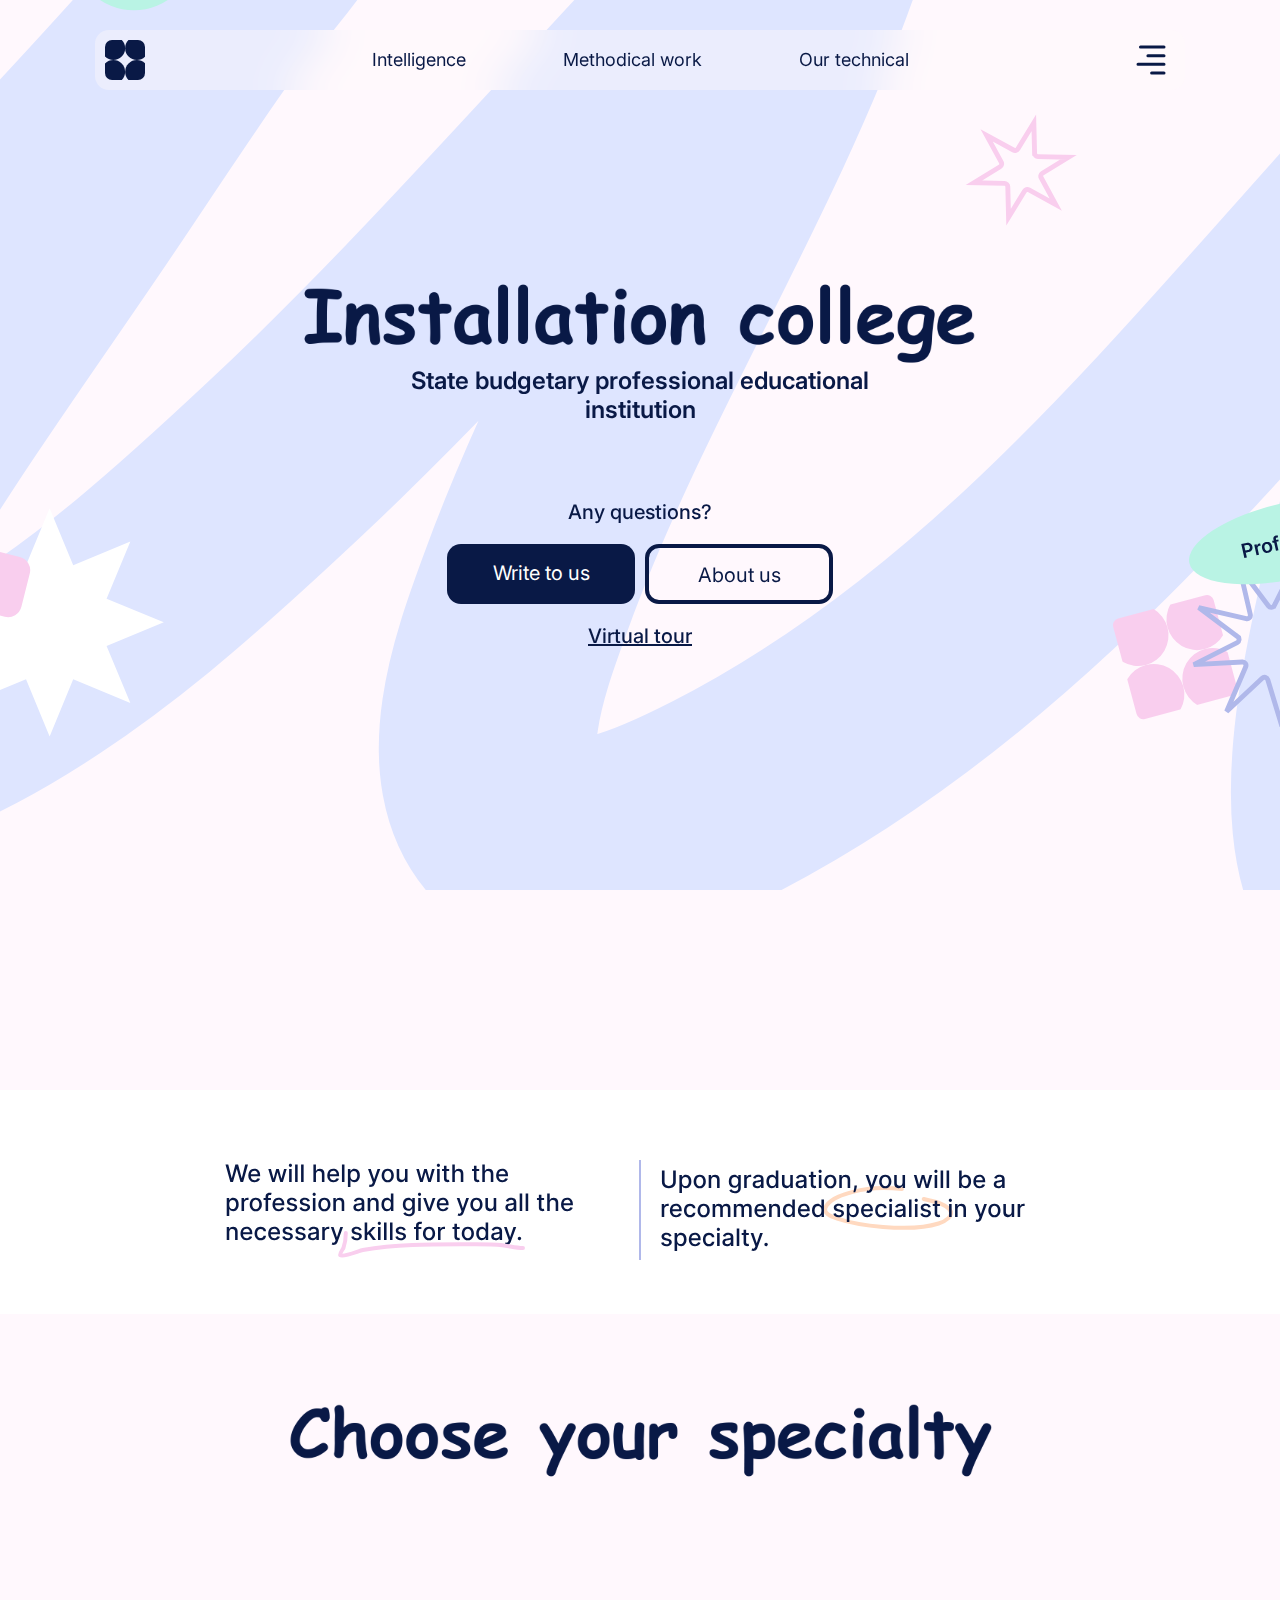
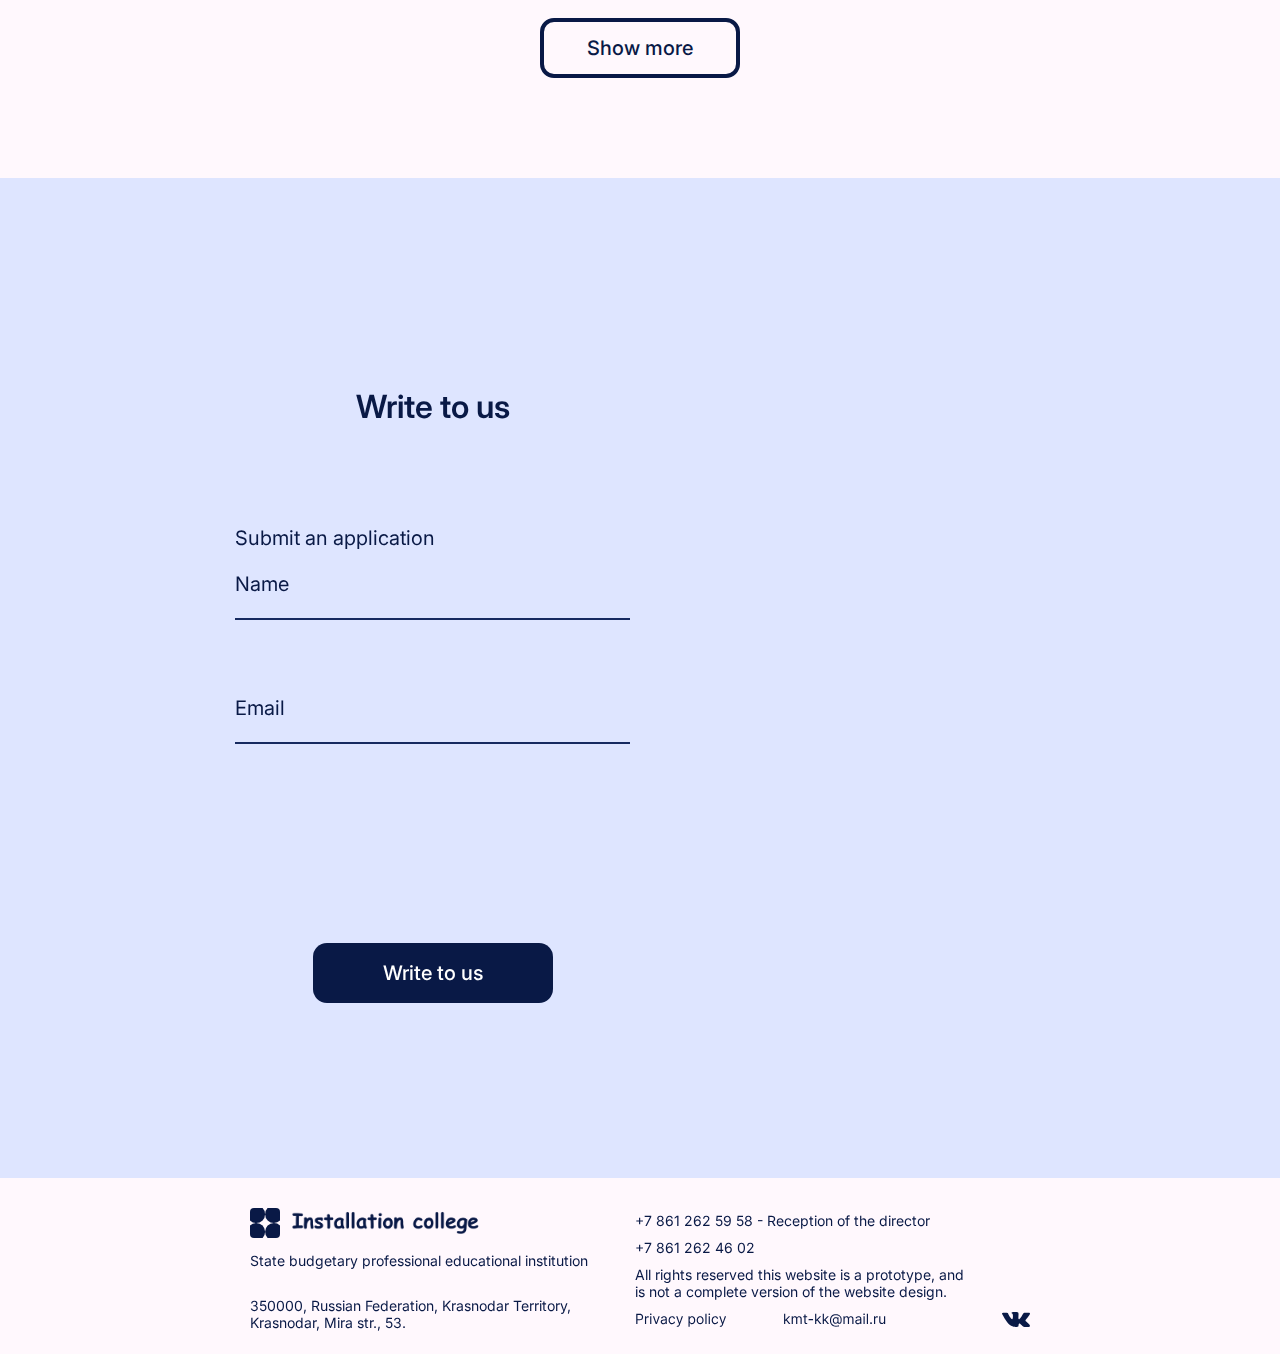
<file: index.html>
<!DOCTYPE html>
<html lang="en">

<head>
    <meta charset="UTF-8">
    <meta http-equiv="X-UA-Compatible" content="IE=edge">
    <meta name="viewport" content="width=device-width, initial-scale=1.0">
    <title>KMT By MarT14X</title>
    <link rel="stylesheet" href="./Styles/Home.css">
    <link rel="icon" href="./KMT-Logo-Types/Mini-logo-web.svg" type="image/x-icon">
    <link rel="preconnect" href="https://fonts.googleapis.com">
    <link rel="preconnect" href="https://fonts.gstatic.com" crossorigin>
    <link href="https://fonts.googleapis.com/css2?family=Inter:wght@100;200;400;300;600&display=swap" rel="stylesheet">
    <script src="https://cdnjs.cloudflare.com/ajax/libs/jquery/3.7.0/jquery.min.js"
        integrity="sha512-3gJwYpMe3QewGELv8k/BX9vcqhryRdzRMxVfq6ngyWXwo03GFEzjsUm8Q7RZcHPHksttq7/GFoxjCVUjkjvPdw=="
        crossorigin="anonymous" referrerpolicy="no-referrer"></script>

</head>

<body>
    <div class="background-vectors"></div>
    <div class="header anim">
        <div class="header-cont">
            <div id="llogo" style="cursor: pointer;" onclick="location.href='./index.html'"></div>
            <div class="Main-logo" id="Main-logo" style="cursor: pointer;" onclick="location.href='./index.html'">
                <!-- <img src="./KMT-Logo-Types/KMT-Main-Logo.svg" alt="KMT" id="logo-imge"> -->
            </div>

            <div class="three-filter">
                <div class="first">
                    <div class="first-word" style="cursor: pointer;" onclick="location.href='./index.html'">
                        <p>Intelligence</p>
                    </div>
                </div>

                <div class="second">
                    <div class="second-word" style="cursor: pointer;" onclick="location.href='./index.html'">
                        <p>Methodical work</p>
                    </div>
                </div>

                <div class="third">
                    <div class="third-word" style="cursor: pointer;" onclick="location.href='./index.html'">
                        <p>Our technical</p>
                    </div>
                </div>
            </div>

            <div class="Menu" id="open-modal" style="cursor: pointer;">
                <div class="Menu-imge">
                    <img src="./KMT-Logo-Types/Menu-icon.svg" alt="">
                </div>
            </div>
        </div>
    </div>

    <div class="main-container">
        <div class="main-college">
            <div class="college-imge anim">
                <img src="./KMT-Logo-Types/Home-college.svg" alt="">
            </div>

            <div class="under-main anim" style="cursor: default;">
                <div class="under-main-text">
                    <p>State budgetary professional educational institution</p>
                </div>
            </div>
        </div>

        <div class="any-questions-cont" style="cursor: default;">
            <div class="any-questions-text anim">
                <p>Any questions?</p>
            </div>
            <div class="two-buttons anim">
                <div class="left-button">
                    <a href="#forms" class="font-dec">
                        <div class="left-button-text">
                            <p>Write to us</p>
                        </div>
                    </a>

                </div>

                <div class="right-button" style="cursor: pointer;"
                    onclick="location.href='./Speciality-pages/About-us.html'">
                    <div class="right-button-text">
                        <p>About us</p>
                    </div>
                </div>
            </div>

            <div class="under-buttons anim" style="cursor: pointer;"
                onclick="location.href='./Speciality-pages/About-us.html'">
                <div class="under-buttons-text">
                    <p>Virtual tour</p>
                </div>
            </div>
        </div>
    </div>

    <div class="second-container">
        <div class="second-inside-container">
            <div class="left-text">
                <img src="./KMT-Logo-Types/Left-home-text.svg" alt="">
            </div>
            <div class="middle-line"></div>
            <div class="right-text">
                <img src="./KMT-Logo-Types/Right-home-text.svg" alt="">
            </div>
        </div>
    </div>

    <div class="third-container">
        <div class="third-inside-container">
            <div class="container-name">
                <img class="name-imge" src="./KMT-Logo-Types/third-top-name.svg" alt="">
            </div>
            <div class="cllum-blocks-container">

                <!-- Block Settings -->

                <div class="block" style="cursor: pointer;"
                    onclick="location.href='./Speciality-pages/Construction-and-operation.html'">
                    <div class="block-container">
                        <div class="block-name">
                            <p>Construction and operation of buildings</p>
                        </div>

                        <div class="block-discription">
                            <p>housing and communal services.</p>
                        </div>

                        <div class="bottom-block-cont">
                            <div class="left-year">
                                <div class="left-year-text">
                                    <p>3.10y</p>
                                </div>
                            </div>

                            <div class="duration-time">
                                <div class="duration-time-text">
                                    <p>Duration of training</p>
                                </div>
                            </div>
                        </div>
                    </div>
                </div>

                <div class="block" id="block2" style="cursor: pointer;"
                    onclick="location.href='./Speciality-pages/Installation-and-operation.html'">
                    <div class="block-container">
                        <div class="block-name">
                            <p>Installation and operation</p>
                        </div>

                        <div class="block-discription">
                            <p>construction and housing and communal services.</p>
                        </div>

                        <div class="bottom-block-cont">
                            <div class="left-year">
                                <div class="left-year-text">
                                    <p>3.10y</p>
                                </div>
                            </div>

                            <div class="duration-time">
                                <div class="duration-time-text">
                                    <p>Duration of training</p>
                                </div>
                            </div>
                        </div>
                    </div>
                </div>

                <div class="block" id="block3" style="cursor: pointer;"
                    onclick="location.href='./Speciality-pages/Installation-and-gas.html'">
                    <div class="block-container">
                        <div class="block-name">
                            <p>Installation and operation of gas supply</p>
                        </div>

                        <div class="block-discription">
                            <p>design of gas distribution and gas consumption systems.</p>
                        </div>

                        <div class="bottom-block-cont">
                            <div class="left-year">
                                <div class="left-year-text">
                                    <p>3.10y</p>
                                </div>
                            </div>

                            <div class="duration-time">
                                <div class="duration-time-text">
                                    <p>Duration of training</p>
                                </div>
                            </div>
                        </div>
                    </div>
                </div>

                <div class="block" id="block4" style="cursor: pointer;"
                    onclick="location.href='./Speciality-pages/Installation-commissioning.html'">
                    <div class="block-container">
                        <div class="block-name">
                            <p>Operation of electrical equipment</p>
                        </div>

                        <div class="block-discription">
                            <p>performing maintenance and repair of electrical installations.</p>
                        </div>

                        <div class="bottom-block-cont">
                            <div class="left-year">
                                <div class="left-year-text">
                                    <p>3.10y</p>
                                </div>
                            </div>

                            <div class="duration-time">
                                <div class="duration-time-text">
                                    <p>Duration of training</p>
                                </div>
                            </div>
                        </div>
                    </div>
                </div>

                <div class="block" id="block5" style="cursor: pointer;"
                    onclick="location.href='./Speciality-pages/Installation-maintenance.html'">
                    <div class="block-container">
                        <div class="block-name">
                            <p>Maintenance and repair of industrial equipment</p>
                        </div>

                        <div class="block-discription">
                            <p>installation and repair of industrial equipment.</p>
                        </div>

                        <div class="bottom-block-cont">
                            <div class="left-year">
                                <div class="left-year-text">
                                    <p>3.10y</p>
                                </div>
                            </div>

                            <div class="duration-time">
                                <div class="duration-time-text">
                                    <p>Duration of training</p>
                                </div>
                            </div>
                        </div>
                    </div>
                </div>

                <div class="block" id="block6" style="cursor: pointer;"
                    onclick="location.href='./Speciality-pages/Development-and.html'">
                    <div class="block-container">
                        <div class="block-name">
                            <p>Development of oil and gas fields</p>
                        </div>

                        <div class="block-discription">
                            <p>development and operation of oil and gas fields.</p>
                        </div>

                        <div class="bottom-block-cont">
                            <div class="left-year">
                                <div class="left-year-text">
                                    <p>3.10y</p>
                                </div>
                            </div>

                            <div class="duration-time">
                                <div class="duration-time-text">
                                    <p>Duration of training</p>
                                </div>
                            </div>
                        </div>
                    </div>
                </div>

                <div class="block" id="block7" style="cursor: pointer;"
                    onclick="location.href='./Speciality-pages/Construction-and.html'">
                    <div class="block-container">
                        <div class="block-name">
                            <p>Operation of gas and oil pipelines</p>
                        </div>

                        <div class="block-discription">
                            <p>maintenance and operation of technological equipment.</p>
                        </div>

                        <div class="bottom-block-cont">
                            <div class="left-year">
                                <div class="left-year-text">
                                    <p>3.10y</p>
                                </div>
                            </div>

                            <div class="duration-time">
                                <div class="duration-time-text">
                                    <p>Duration of training</p>
                                </div>
                            </div>
                        </div>
                    </div>
                </div>

                <div class="block" id="block8" style="cursor: pointer;"
                    onclick="location.href='./Speciality-pages/Operational-activities.html'">
                    <div class="block-container">
                        <div class="block-name">
                            <p>Operational activities in logistics</p>
                        </div>

                        <div class="block-discription">
                            <p>planning and organization of the logistics process in organizations.</p>
                        </div>

                        <div class="bottom-block-cont">
                            <div class="left-year">
                                <div class="left-year-text">
                                    <p>2.10y</p>
                                </div>
                            </div>

                            <div class="duration-time">
                                <div class="duration-time-text">
                                    <p>Duration of training</p>
                                </div>
                            </div>
                        </div>
                    </div>
                </div>

                <div class="block" id="block9" style="cursor: pointer;"
                    onclick="location.href='./Speciality-pages/Law-and-organization.html'">
                    <div class="block-container">
                        <div class="block-name">
                            <p>Law and organization of social security</p>
                        </div>

                        <div class="block-discription">
                            <p>ensuring the activities of social protection institutions.</p>
                        </div>

                        <div class="bottom-block-cont">
                            <div class="left-year">
                                <div class="left-year-text">
                                    <p>2.10y</p>
                                </div>
                            </div>

                            <div class="duration-time">
                                <div class="duration-time-text">
                                    <p>Duration of training</p>
                                </div>
                            </div>
                        </div>
                    </div>
                </div>

                <div class="block" id="block10" style="cursor: pointer;"
                    onclick="location.href='./Speciality-pages/Information-systems.html'">
                    <div class="block-container">
                        <div class="block-name">
                            <p>Information systems and programming</p>
                        </div>

                        <div class="block-discription">
                            <p>​implementation of integration of software modules.</p>
                        </div>

                        <div class="bottom-block-cont">
                            <div class="left-year">
                                <div class="left-year-text">
                                    <p>3.10y</p>
                                </div>
                            </div>

                            <div class="duration-time">
                                <div class="duration-time-text">
                                    <p>Duration of training</p>
                                </div>
                            </div>
                        </div>
                    </div>
                </div>
            </div>

            <div class="load-btn">
                <button style="cursor: pointer;" class="load-more">Show more</button>
                <script>
                    $(document).ready(function () {
                        $(".block").slice(0, 4).fadeIn();
                        $(".load-more").click(function () {
                            $(".block").slice(0, 12).fadeIn();
                            $(this).fadeOut();
                        });
                    });
                </script>
            </div>
        </div>
    </div>

    <div class="four-container">
        <div class="jek" id="forms"></div>
        <div class="four-container-inside">
            <div class="form-and-map-block">
                <div class="left-form">
                    <div class="top-name-form" style="cursor: default;">
                        <p>Write to us</p>
                    </div>

                    <div class="form-cont">
                        <form action="./Scripts/send.php" method="post">

                            <div class="form-name-cont" style="cursor: default;">
                                <p>Submit an application</p>
                            </div>

                            <div class="fir-block">
                                <i class="" aria-hidden="true"></i>
                                <input type="text" name="name" class="textboxserch" id="dep" placeholder="Name"
                                    required>
                            </div>

                            <div class="fir-block">
                                <i class="" aria-hidden="true"></i>
                                <input type="email" name="email" class="textboxserch" id="dep" placeholder="Email"
                                    required>
                            </div>

                            <div class="sub-button">
                                <input class="main-but" type="submit" id="text-in-button" value="Write to us"
                                    style="cursor: pointer;">
                            </div>
                        </form>
                    </div>
                </div>

                <div class="rigth-map">
                    <div class="google-map">
                        <iframe
                            src="https://www.google.com/maps/embed?pb=!1m18!1m12!1m3!1d2820.2582556917737!2d38.97487885980665!3d45.01968383055085!2m3!1f0!2f0!3f0!3m2!1i1024!2i768!4f13.1!3m3!1m2!1s0x40f04fb7d9cc98a7%3A0x27230d301bc39fd3!2z0JrQvNGC!5e0!3m2!1sru!2sru!4v1687455385951!5m2!1sru!2sru"
                            width="600" height="450" style="border:0;" allowfullscreen="" loading="lazy"
                            referrerpolicy="no-referrer-when-downgrade"></iframe>
                    </div>
                </div>
            </div>
        </div>
    </div>

    <div class="footer" style="cursor: default;">
        <div class="footer-container">
            <div class="footer-two-conts">
                <div class="left-cont">
                    <div class="logo-settings" style="cursor: pointer;" onclick="location.href='./index.html'">
                        <div class="left-logo">
                            <img id="left-logo" src="./KMT-Logo-Types/KMT-Main-Logo.svg" alt="">
                        </div>
                        <div class="left-logo-tetx">
                            <img id="left-logo-text" src="./KMT-Logo-Types/Home Main.png" alt="">
                        </div>
                    </div>

                    <div class="under-logo-text">
                        <p>State budgetary professional educational institution</p>
                    </div>

                    <div class="reg-code">
                        <p>350000, Russian Federation, Krasnodar Territory, Krasnodar, Mira str., 53.</p>
                    </div>
                </div>

                <div class="right-container">
                    <div class="right-text-cont">
                        <p>+7 861 262 59 58 - Reception of the director</p>
                        <p>+7 861 262 46 02</p>
                        <p>All rights reserved this website is a prototype, and is not a complete version of the website
                            design.</p>

                        <div class="three-reg-info" id="three-reg-info" style="cursor: pointer;">
                            <a href="https://vk.com/kmt_krd">
                                <img src="./KMT-Logo-Types/footer-leng.svg" alt="">
                            </a>
                        </div>
                    </div>
                </div>
            </div>
        </div>
    </div>
    <script src="./Scripts/Menu.js"></script>
    <script src="./Scripts/Animations.js"></script>
</body>

</html>
</file>
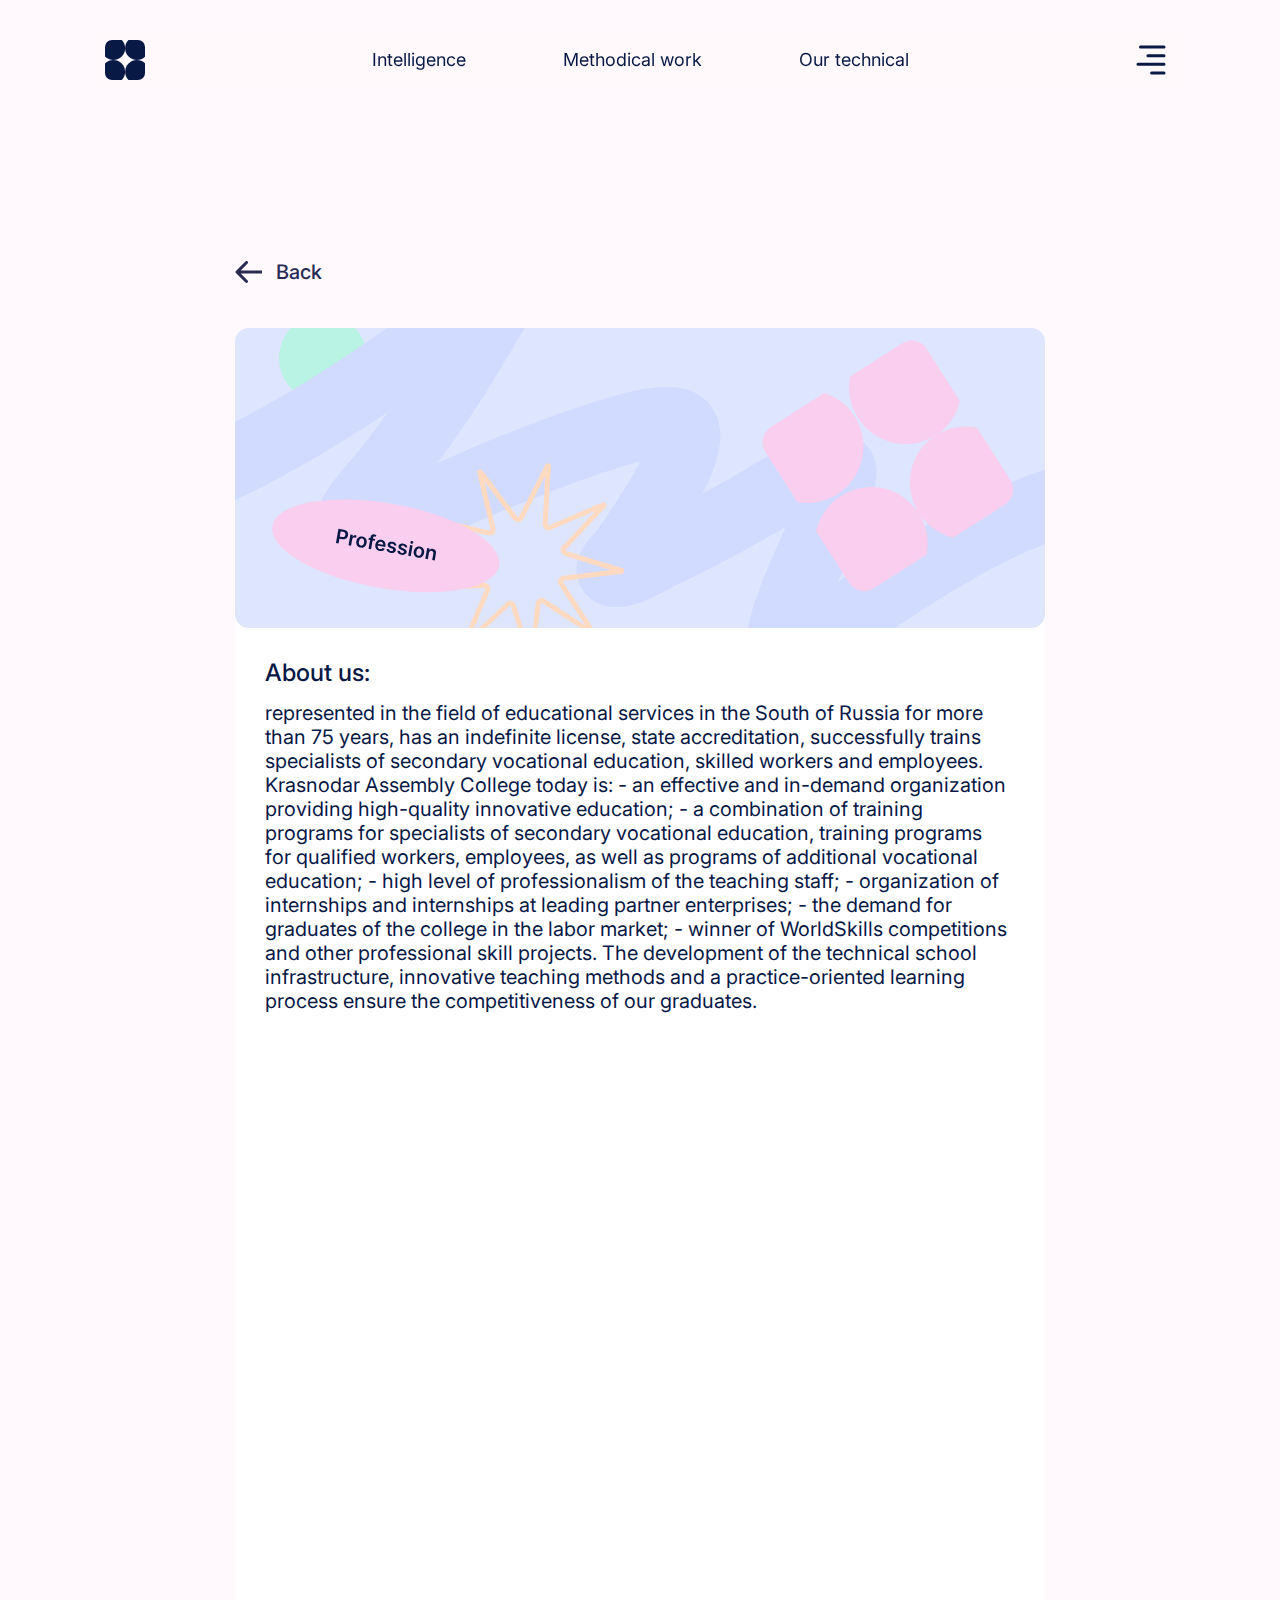
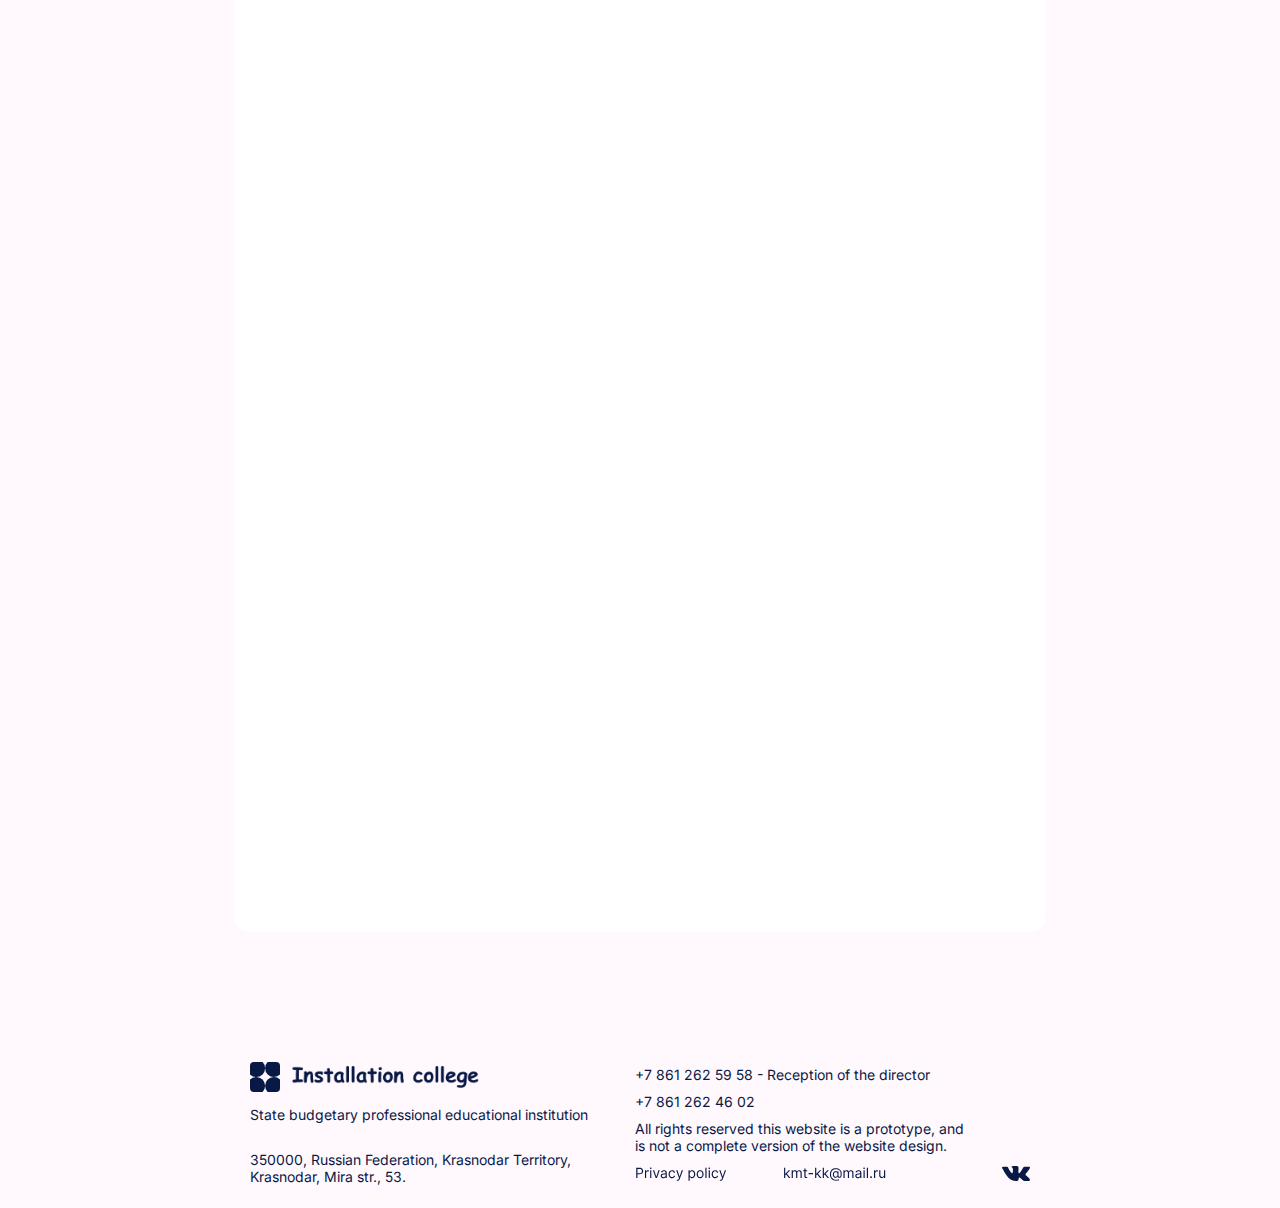
<file: Speciality-pages/About-us.html>
<!DOCTYPE html>
<html lang="en">

<head>
    <meta charset="UTF-8">
    <meta http-equiv="X-UA-Compatible" content="IE=edge">
    <meta name="viewport" content="width=device-width, initial-scale=1.0">
    <title>KMT About us</title>
    <link rel="stylesheet" href="../Styles/About-us.css">
    <link rel="icon" href="../KMT-Logo-Types/Mini-logo-web.svg" type="image/x-icon">
    <link rel="preconnect" href="https://fonts.googleapis.com">
    <link rel="preconnect" href="https://fonts.gstatic.com" crossorigin>
    <link href="https://fonts.googleapis.com/css2?family=Inter:wght@100;200;400;300;600&display=swap" rel="stylesheet">
    <script src="https://cdnjs.cloudflare.com/ajax/libs/jquery/3.7.0/jquery.min.js"
        integrity="sha512-3gJwYpMe3QewGELv8k/BX9vcqhryRdzRMxVfq6ngyWXwo03GFEzjsUm8Q7RZcHPHksttq7/GFoxjCVUjkjvPdw=="
        crossorigin="anonymous" referrerpolicy="no-referrer"></script>

</head>

<body>
    <div class="header anim">
        <div class="header-cont">
            <div id="llogo" style="cursor: pointer;" onclick="location.href='../index.html'"></div>
            <div class="Main-logo" id="Main-logo" style="cursor: pointer;" onclick="location.href='./index.html'">
                <!-- <img src="./KMT-Logo-Types/KMT-Main-Logo.svg" alt="KMT" id="logo-imge"> -->
            </div>

            <div class="three-filter">
                <div class="first">
                    <div class="first-word" style="cursor: pointer;" onclick="location.href='./index.html'">
                        <p>Intelligence</p>
                    </div>
                </div>

                <div class="second">
                    <div class="second-word" style="cursor: pointer;" onclick="location.href='./index.html'">
                        <p>Methodical work</p>
                    </div>
                </div>

                <div class="third">
                    <div class="third-word" style="cursor: pointer;" onclick="location.href='./index.html'">
                        <p>Our technical</p>
                    </div>
                </div>
            </div>

            <div class="Menu" id="open-modal" style="cursor: pointer;">
                <div class="Menu-imge">
                    <img src="../KMT-Logo-Types/Menu-icon.svg" alt="">
                </div>
            </div>
        </div>
    </div>


    <div class="main-container">
        <div class="back-btn" style="cursor: pointer;" onclick="history.back(-1)">
            <div class="back-ico">
                <img src="../KMT-Logo-Types/Svg-back.svg" alt="-" srcset="" class="back-svgs" id="svsgs">
            </div>
            <div class="back-text" id="bcak-tts">
                <p>Back</p>
            </div>
        </div>

        <div class="main-block" style="cursor: default;">
            <div class="top-block-img" id="top-block-imge">
            </div>
            <div class="main-block-container">
                <div class="main-block-text">
                    <p class="text Mains anims">About us:</p>

                    <!-- Edits blocks -->
                    <p class="text anims">represented in the field of educational services in the South of Russia for
                        more than 75 years, has an indefinite license,
                        state accreditation, successfully trains specialists of secondary vocational education, skilled
                        workers and
                        employees. Krasnodar Assembly College today is:
                        - an effective and in-demand organization providing high-quality innovative education;
                        - a combination of training programs for specialists of secondary vocational education, training
                        programs for qualified workers, employees, as well as programs of additional vocational
                        education;
                        - high level of professionalism of the teaching staff;
                        - organization of internships and internships at leading partner enterprises;
                        - the demand for graduates of the college in the labor market;
                        - winner of WorldSkills competitions and other professional skill projects.
                        The development of the technical school infrastructure, innovative teaching methods and a
                        practice-oriented learning process ensure the competitiveness of our graduates.</p>

                    <p class="text Mains anims">History of the College:</p>

                    <!-- Edits blocks -->
                    <p class="text anims" id="end">At the end of the Great Patriotic War, it was necessary to restore the
                        destroyed national economy. The country needed heavy industry specialists. By order of the
                        Minister of Oil and Gas Industry Baibakov N.K., the Kuban Oil Technical School is being created
                        in Tuapse.
                        Ilyas Hasanovich Adigezalov was appointed the first director of the college.
                        Already during the first two issues (1948-1949), 192 specialists received diplomas, who provided
                        significant assistance to the Kuban oilmen in restoring the destroyed oil industry. The first
                        graduates made a great contribution to the development of the oil and gas industry of the region
                        and the country.
                        By the decision of the Council of Ministers of the USSR in 1951, the Tuapse Oil College was
                        transferred to Krasnodar, to its historical center, where an academic building, a house for
                        teachers and two dormitories were built.
                        In 1952, Boris Grigorievich Holidays was appointed director of the Krasnodar Oil College.
                        In September 1958, by order of the Ministry of Construction of the RSFSR, the Krasnodar Oil
                        College was renamed the Krasnodar Assembly College. This required a radical restructuring and
                        re-equipment of the educational and material base. The evening department opens in the
                        specialties: "Planning of the oil and gas industry", "Drilling of oil and gas wells",
                        "Industrial and civil construction". At the full-time department, admission is carried out to
                        the specialties: "Installation and repair of industrial equipment", "Industrial and civil
                        construction", "Operation and repair of motor transport". The correspondence department of the
                        specialty opens: "Industrial and civil construction", "Electrical equipment of industrial
                        enterprises", "Construction and road machinery".
                        Krasnodar Assembly College in the period of the 60-70s had a teaching staff of 56 people and a
                        number of branches. The student body was 1814. At this time, a production base was created for
                        passing all production practices in educational and production workshops, a mechanical workshop,
                        a locksmith workshop for 30 jobs, an automatic welding workshop, a car maintenance workshop, a
                        laboratory for the resistance of materials and metal technology, a laboratory for testing
                        building materials, an electrical laboratory, a laboratory for electrical equipment of cars, in
                        a separate pavilion an electric arc welding workshop for 10 welding booths is equipped.
                        In the 70s, the college trained specialists for the installation of small-scale energy
                        facilities. This profession was mastered by students of the electrical department.
                        Political, educational and educational work in the 70s was carried out under the leadership of
                        youth public organizations of the Komsomol and the party organization of the technical school.
                        In March 1971, the collective celebrated its 25th anniversary. A capsule was laid in his honor,
                        opened in 1996, on the day of the 50th anniversary of the college.
                        In the 70-80 years, the training of specialists continued in 3 forms of training: full-time,
                        evening and correspondence. In December 1973 Dmitry Ivanovich Dyachenko was appointed director
                        of the technical school.
                        In 70-80, construction in the country developed intensively. Students of the Installation
                        College were in demand everywhere. The production practice took place at large enterprises in
                        the territory of the former republics of the USSR.
                        The end of the 80s - the beginning of the 90s is one of the most intense periods in the history
                        of the college. In 1984, Leonid Ivanovich Lyushin was appointed director of the Krasnodar
                        Assembly College by the Ministry of Installation and Special Construction Works of the USSR.
                        "Honored Builder of Russia", Veteran of labor.
                        In the difficult economic conditions of the 90s, the administration of the college was able to
                        find new ways to develop and strengthen the financial situation. Construction and installation
                        trusts and the administration of the Krasnodar Territory helped in the purchase of new equipment
                        and tools for workshops, offices and laboratories.
                        In 1996, the college solemnly celebrated its 50th anniversary. Currently, the Krasnodar Assembly
                        College is a popular and dynamically developing organization, the development of the college's
                        infrastructure, innovative teaching methods and a practice-oriented learning process ensure the
                        competitiveness of our graduates in the labor market of the Krasnodar Territory and the Russian
                        Federation.
                        From 1946 to the present, the lines from the poem written back in 1955 by graduate Yuri
                        Shchetinin are very relevant:</p>
                </div>
            </div>
        </div>
    </div>

    <div class="footer" style="cursor: default;">
        <div class="footer-container">
            <div class="footer-two-conts">
                <div class="left-cont">
                    <div class="logo-settings" style="cursor: pointer;" onclick="location.href='../index.html'">
                        <div class="left-logo">
                            <img id="left-logo" src="../KMT-Logo-Types/KMT-Main-Logo.svg" alt="">
                        </div>
                        <div class="left-logo-tetx">
                            <img id="left-logo-text" src="../KMT-Logo-Types/Home Main.png" alt="">
                        </div>
                    </div>


                    <div class="under-logo-text">
                        <p>State budgetary professional educational institution</p>
                    </div>

                    <div class="reg-code">
                        <p>350000, Russian Federation, Krasnodar Territory, Krasnodar, Mira str., 53.</p>
                    </div>
                </div>

                <div class="right-container">
                    <div class="right-text-cont">
                        <p>+7 861 262 59 58 - Reception of the director</p>
                        <p>+7 861 262 46 02</p>
                        <p>All rights reserved this website is a prototype, and is not a complete version of the website
                            design.</p>

                        <div class="three-reg-info" id="three-reg-info" style="cursor: pointer;">
                            <a href="https://vk.com/kmt_krd">
                                <img src="../KMT-Logo-Types/footer-leng.svg" alt="">
                            </a>
                        </div>
                    </div>
                </div>
            </div>
        </div>
    </div>
    <script src="../Scripts/Animations.js"></script>
    <script src="../Scripts/Once-load-anim.js"></script>
</body>

</html>
</file>
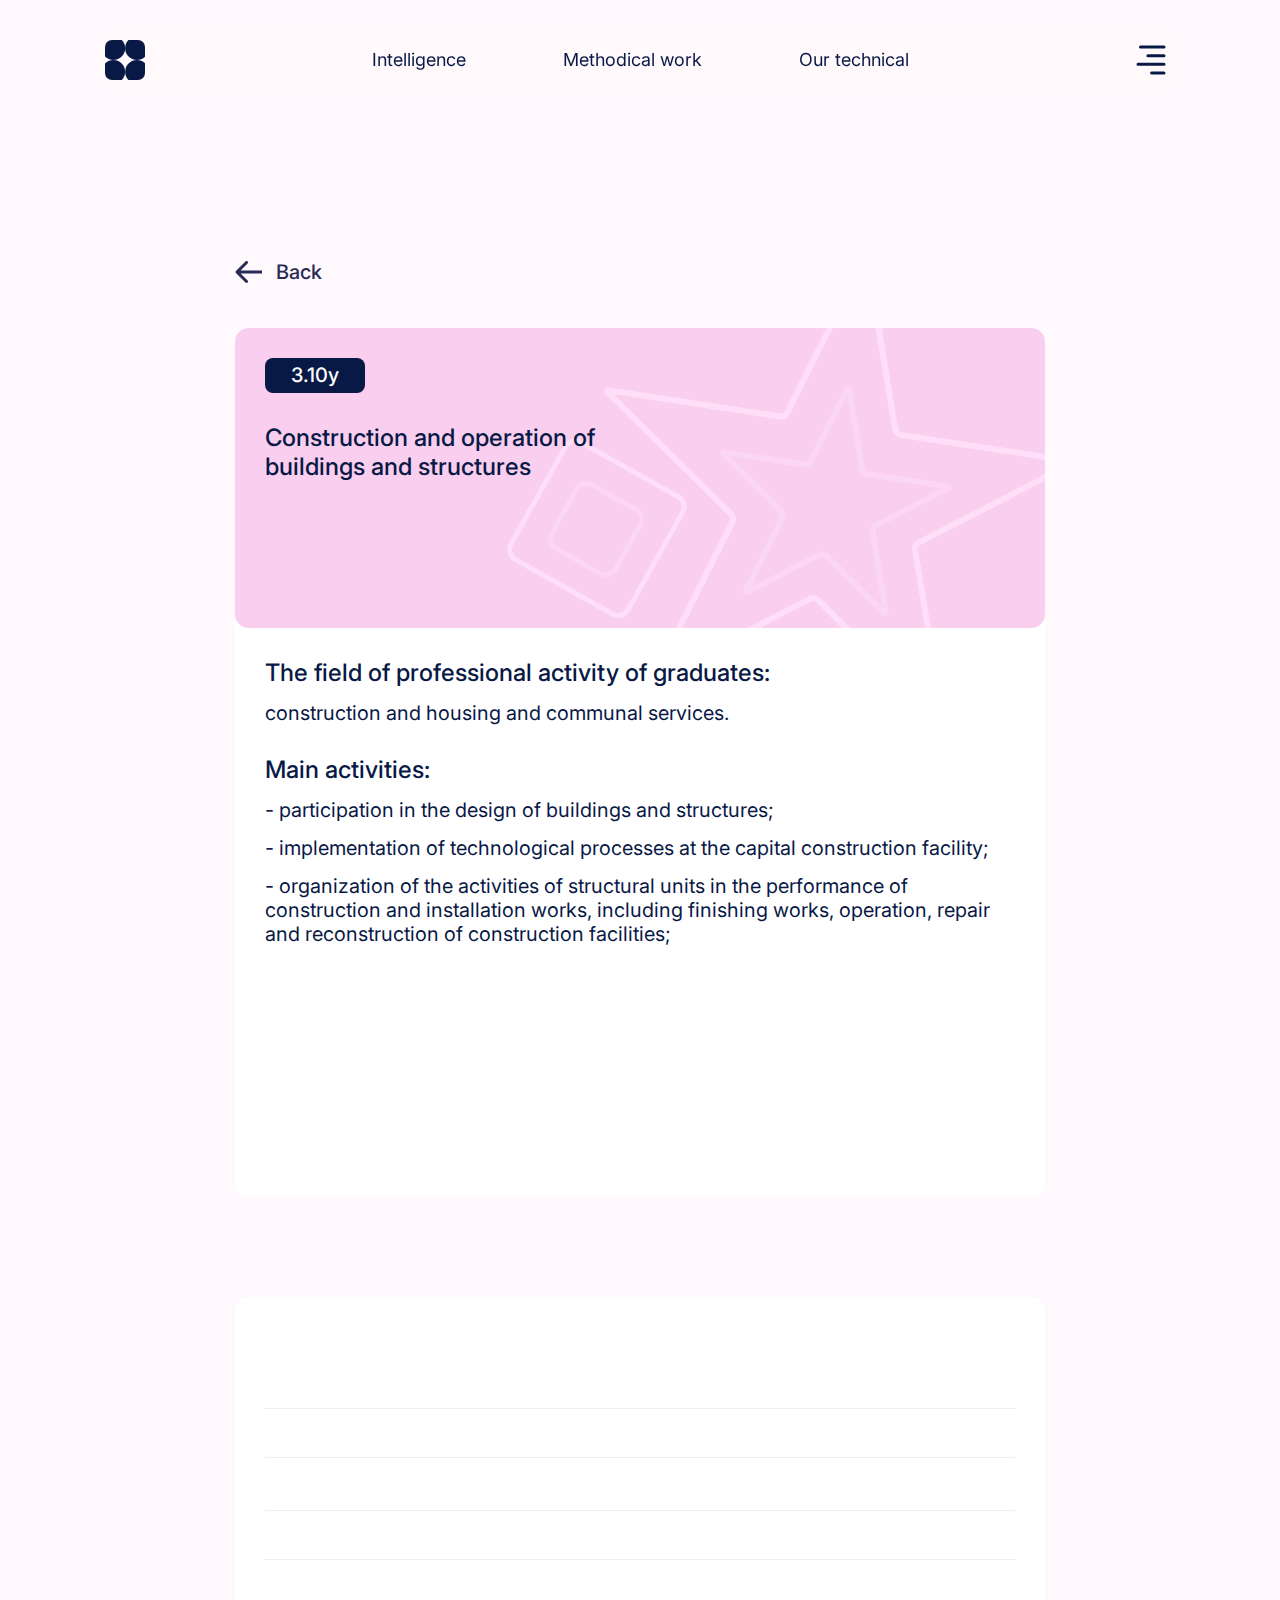
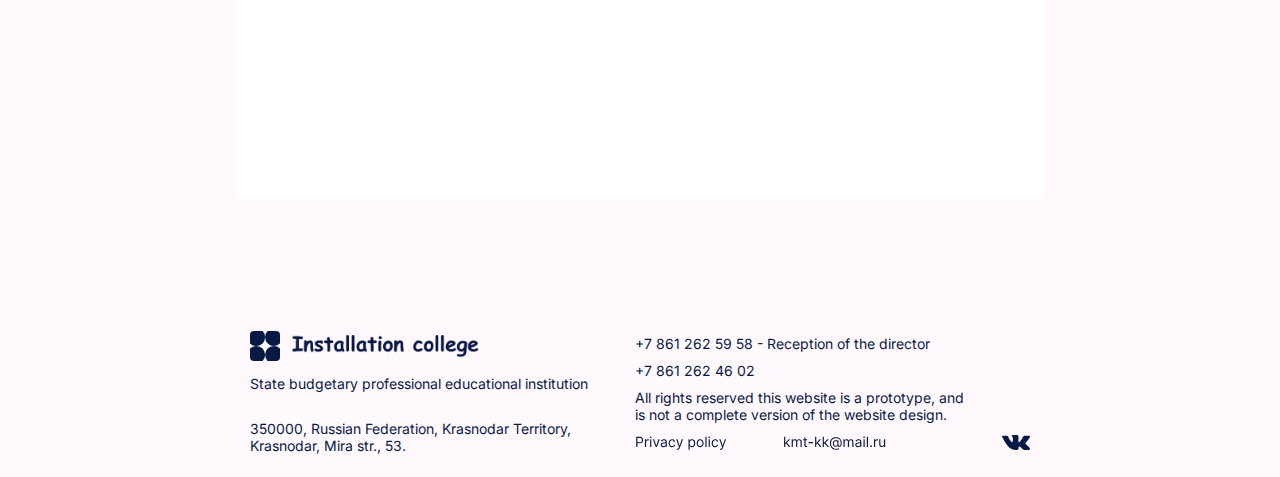
<file: Speciality-pages/Construction-and-operation.html>
<!DOCTYPE html>
<html lang="en">

<head>
    <meta charset="UTF-8">
    <meta http-equiv="X-UA-Compatible" content="IE=edge">
    <meta name="viewport" content="width=device-width, initial-scale=1.0">
    <title>KMT Construction and operation of buildings</title>
    <link rel="stylesheet" href="../Styles/Construction-and-operation.css">
    <link rel="icon" href="../KMT-Logo-Types/Mini-logo-web.svg" type="image/x-icon">
    <link rel="preconnect" href="https://fonts.googleapis.com">
    <link rel="preconnect" href="https://fonts.gstatic.com" crossorigin>
    <link href="https://fonts.googleapis.com/css2?family=Inter:wght@100;200;400;300;600&display=swap" rel="stylesheet">
    <script src="https://cdnjs.cloudflare.com/ajax/libs/jquery/3.7.0/jquery.min.js"
        integrity="sha512-3gJwYpMe3QewGELv8k/BX9vcqhryRdzRMxVfq6ngyWXwo03GFEzjsUm8Q7RZcHPHksttq7/GFoxjCVUjkjvPdw=="
        crossorigin="anonymous" referrerpolicy="no-referrer"></script>

</head>

<body>
    <div class="header anim">
        <div class="header-cont">
            <div id="llogo" style="cursor: pointer;" onclick="location.href='../index.html'"></div>
            <div class="Main-logo" id="Main-logo" style="cursor: pointer;" onclick="location.href='./index.html'">
                <!-- <img src="./KMT-Logo-Types/KMT-Main-Logo.svg" alt="KMT" id="logo-imge"> -->
            </div>

            <div class="three-filter">
                <div class="first">
                    <div class="first-word" style="cursor: pointer;" onclick="location.href='./index.html'">
                        <p>Intelligence</p>
                    </div>
                </div>

                <div class="second">
                    <div class="second-word" style="cursor: pointer;" onclick="location.href='./index.html'">
                        <p>Methodical work</p>
                    </div>
                </div>

                <div class="third">
                    <div class="third-word" style="cursor: pointer;" onclick="location.href='./index.html'">
                        <p>Our technical</p>
                    </div>
                </div>
            </div>

            <div class="Menu" id="open-modal" style="cursor: pointer;">
                <div class="Menu-imge">
                    <img src="../KMT-Logo-Types/Menu-icon.svg" alt="">
                </div>
            </div>
        </div>
    </div>


    <div class="main-container">
        <div class="back-btn" style="cursor: pointer;" onclick="history.back(-1)">
            <div class="back-ico">
                <img src="../KMT-Logo-Types/Svg-back.svg" alt="-" srcset="" class="back-svgs" id="svsgs">
            </div>
            <div class="back-text" id="bcak-tts">
                <p>Back</p>
            </div>
        </div>

        <div class="main-block" style="cursor: default;">
            <div class="top-block-img" id="top-block-imge">
                <div class="img-container">
                    <div class="img-top-year">
                        <p>3.10y</p>
                    </div>

                    <div class="img-under-year-text">

                        <!-- Edits blocks -->
                        <p>Construction and operation of buildings and structures</p>
                    </div>
                </div>
            </div>
            <div class="main-block-container">
                <div class="main-block-text">
                    <p class="text Mains anims">The field of professional activity of graduates:</p>

                    <!-- Edits blocks -->
                    <p class="text anims">construction and housing and communal services.</p>

                    <p class="text Mains anims">Main activities:</p>

                    <!-- Edits blocks -->
                    <p class="text anims">- participation in the design of buildings and structures;</p>
                    <p class="text anims">- implementation of technological processes at the capital construction
                        facility;</p>
                    <p class="text anims">- organization of the activities of structural units in the performance of
                        construction and installation works, including finishing works, operation, repair and
                        reconstruction of construction facilities;</p>
                    <p class="text anims">- organization of types of work during the operation and reconstruction of
                        construction facilities;</p>
                    <p class="text anims">- performance of work in the working profession 19727 Plasterer.</p>

                    <p class="text Mains anims">Places of employment:</p>

                    <!-- Edits blocks -->
                    <p class="text anims" id="end">construction organizations, design structures, sales of construction
                        equipment and materials.</p>
                </div>
            </div>
        </div>

        <div class="table" style="cursor: default;">
            <div class="table-container">
                <div class="table-top-name anims">
                    <p>Educational base</p>
                    <p>Qualification</p>
                    <p>training time</p>
                </div>
                <div class="etime anims">
                    <p>Full-time education</p>
                </div>
                <div class="education-block">
                    <div class="education-content anims">
                        <p>Basic education (grades 9)</p>

                        <!-- Edits blocks -->
                        <p class="middle-proff anims">Technician</p>
                        <p>3 years 10 months</p>
                    </div>
                </div>
                <div class="etime anims">
                    <p>Full-time education</p>
                </div>
                <div class="education-block">
                    <div class="education-content anims">
                        <p>Basic education (grades 11)</p>

                        <!-- Edits blocks -->
                        <p class="middle-proff anims">Technician</p>
                        <p>3 years 10 months</p>
                    </div>
                </div>



                <p class="text Mains anims">Documents required for admission:</p>

                <div class="textdot anims" id="dot">
                    <img class="simdot" src="../KMT-Logo-Types/simple-dot.svg" alt="">
                    <p class="text anims">application for admission addressed to the director</p>
                </div>

                <div class="textdot anims" id="dot">
                    <img class="simdot" src="../KMT-Logo-Types/simple-dot.svg" alt="">
                    <p class="text anims">identity document(s), citizenship</p>
                </div>

                <div class="textdot anims" id="dot">
                    <img class="simdot" src="../KMT-Logo-Types/simple-dot.svg" alt="">
                    <p class="text anims">education document</p>
                </div>

                <div class="textdot anims" id="dot">
                    <img class="simdot" id="end-dot" src="../KMT-Logo-Types/simple-dot.svg" alt="">
                    <p class="text anims" id="end">4 photos in 3x4 format</p>
                </div>
            </div>
        </div>
    </div>

    <div class="footer" style="cursor: default;">
        <div class="footer-container">
            <div class="footer-two-conts">
                <div class="left-cont">
                    <div class="logo-settings" style="cursor: pointer;" onclick="location.href='../index.html'">
                        <div class="left-logo">
                            <img id="left-logo" src="../KMT-Logo-Types/KMT-Main-Logo.svg" alt="">
                        </div>
                        <div class="left-logo-tetx">
                            <img id="left-logo-text" src="../KMT-Logo-Types/Home Main.png" alt="">
                        </div>
                    </div>


                    <div class="under-logo-text">
                        <p>State budgetary professional educational institution</p>
                    </div>

                    <div class="reg-code">
                        <p>350000, Russian Federation, Krasnodar Territory, Krasnodar, Mira str., 53.</p>
                    </div>
                </div>

                <div class="right-container">
                    <div class="right-text-cont">
                        <p>+7 861 262 59 58 - Reception of the director</p>
                        <p>+7 861 262 46 02</p>
                        <p>All rights reserved this website is a prototype, and is not a complete version of the website
                            design.</p>

                        <div class="three-reg-info" id="three-reg-info" style="cursor: pointer;">
                            <a href="https://vk.com/kmt_krd">
                                <img src="../KMT-Logo-Types/footer-leng.svg" alt="">
                            </a>
                        </div>
                    </div>
                </div>
            </div>
        </div>
    </div>
    <script src="../Scripts/Animations.js"></script>
    <script src="../Scripts/Once-load-anim.js"></script>
</body>

</html>
</file>
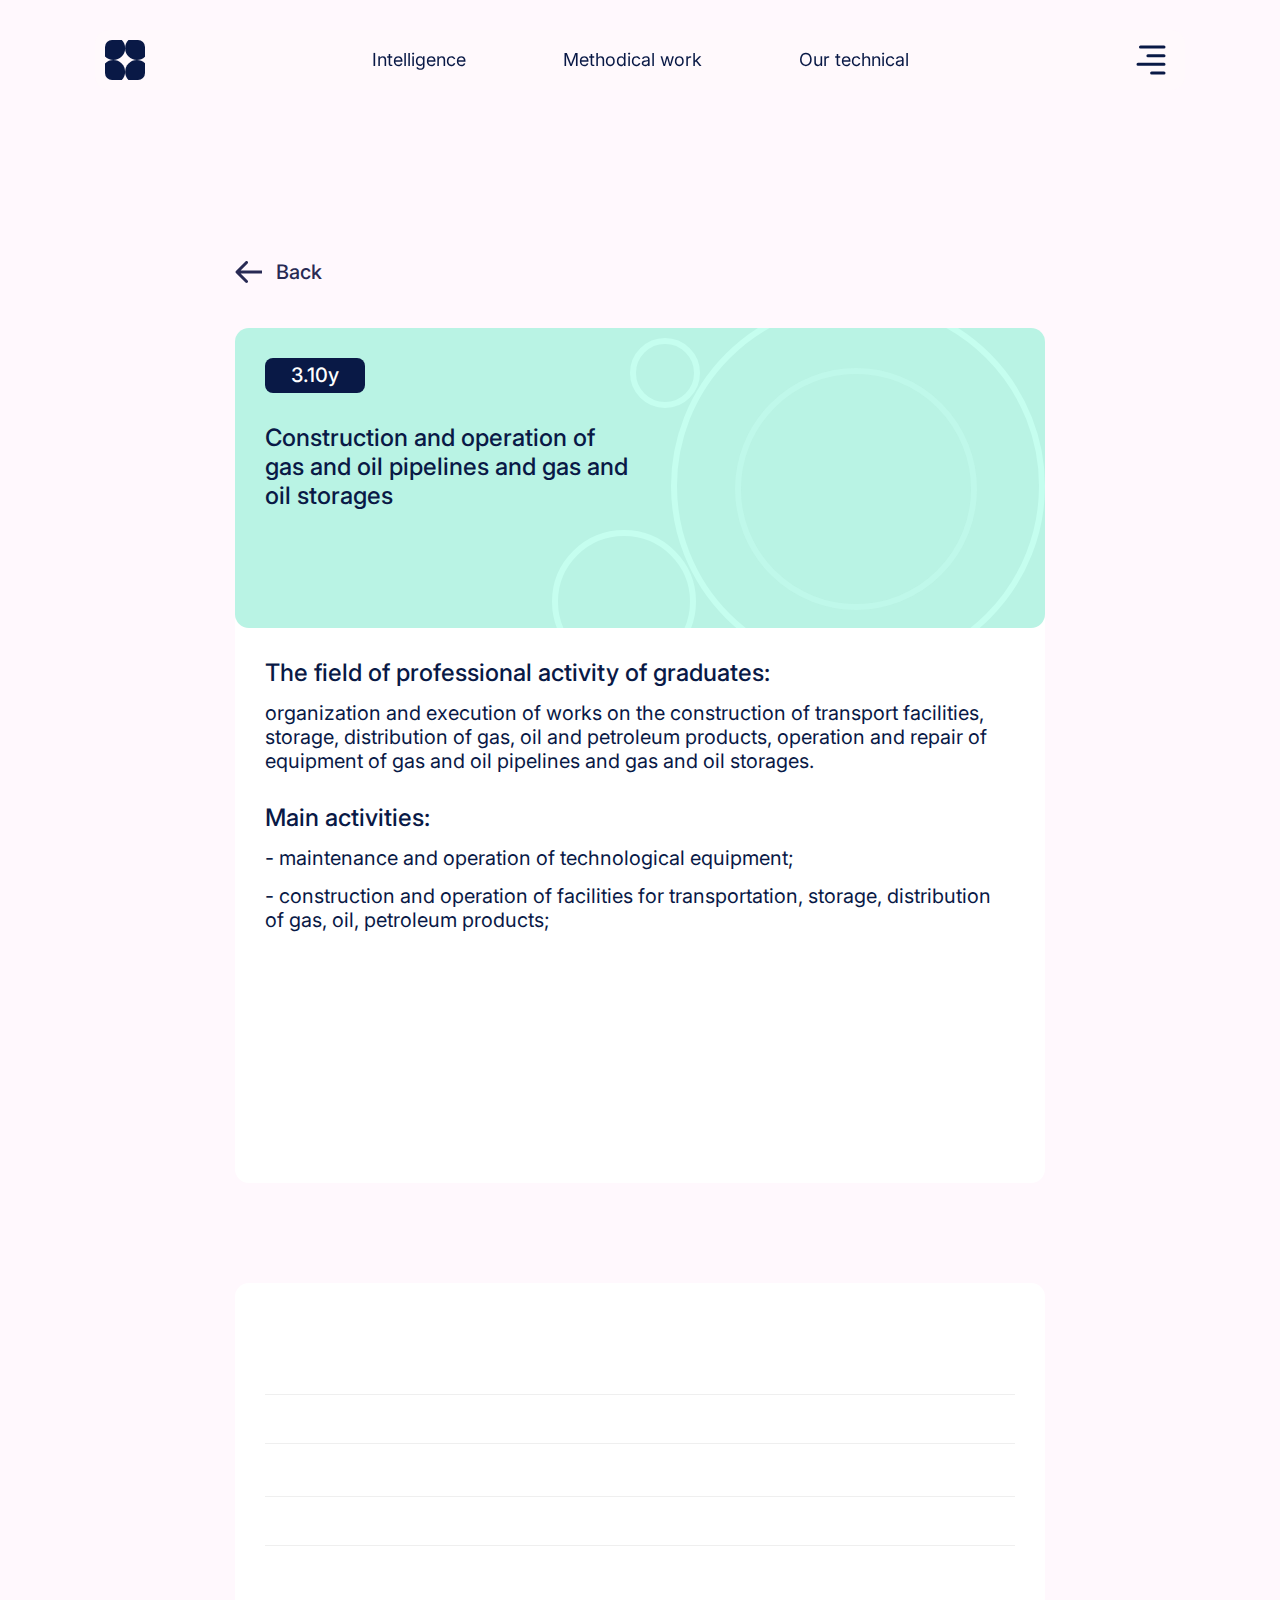
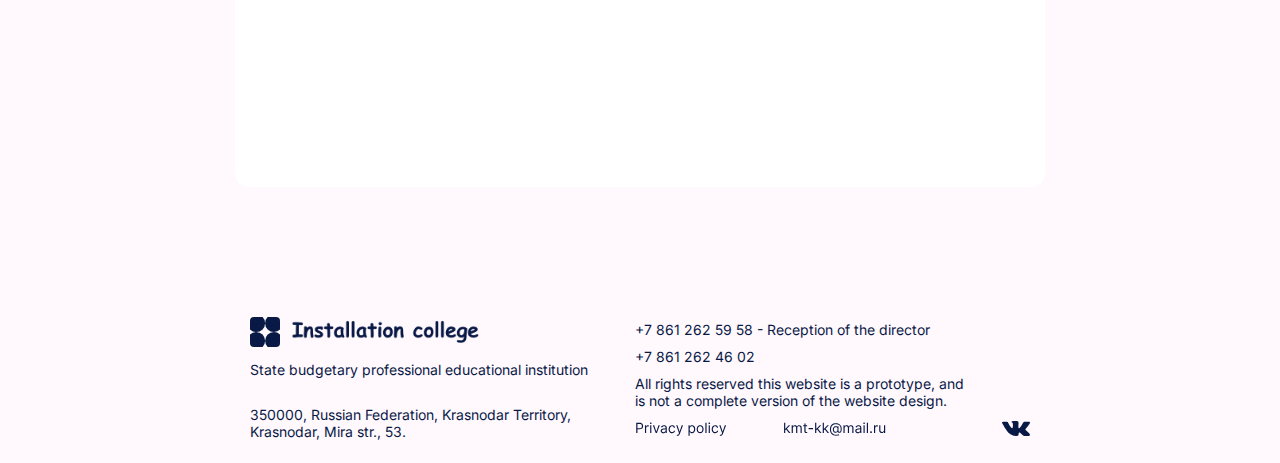
<file: Speciality-pages/Construction-and.html>
<!DOCTYPE html>
<html lang="en">

<head>
    <meta charset="UTF-8">
    <meta http-equiv="X-UA-Compatible" content="IE=edge">
    <meta name="viewport" content="width=device-width, initial-scale=1.0">
    <title>KMT Construction and operation</title>
    <link rel="stylesheet" href="../Styles/Construction-and.css">
    <link rel="icon" href="../KMT-Logo-Types/Mini-logo-web.svg" type="image/x-icon">
    <link rel="preconnect" href="https://fonts.googleapis.com">
    <link rel="preconnect" href="https://fonts.gstatic.com" crossorigin>
    <link href="https://fonts.googleapis.com/css2?family=Inter:wght@100;200;400;300;600&display=swap" rel="stylesheet">
    <script src="https://cdnjs.cloudflare.com/ajax/libs/jquery/3.7.0/jquery.min.js"
        integrity="sha512-3gJwYpMe3QewGELv8k/BX9vcqhryRdzRMxVfq6ngyWXwo03GFEzjsUm8Q7RZcHPHksttq7/GFoxjCVUjkjvPdw=="
        crossorigin="anonymous" referrerpolicy="no-referrer"></script>

</head>

<body>
    <div class="header anim">
        <div class="header-cont">
            <div id="llogo" style="cursor: pointer;" onclick="location.href='../index.html'"></div>
            <div class="Main-logo" id="Main-logo" style="cursor: pointer;" onclick="location.href='./index.html'">
            </div>

            <div class="three-filter">
                <div class="first">
                    <div class="first-word" style="cursor: pointer;" onclick="location.href='./index.html'">
                        <p>Intelligence</p>
                    </div>
                </div>

                <div class="second">
                    <div class="second-word" style="cursor: pointer;" onclick="location.href='./index.html'">
                        <p>Methodical work</p>
                    </div>
                </div>

                <div class="third">
                    <div class="third-word" style="cursor: pointer;" onclick="location.href='./index.html'">
                        <p>Our technical</p>
                    </div>
                </div>
            </div>

            <div class="Menu" id="open-modal" style="cursor: pointer;">
                <div class="Menu-imge">
                    <img src="../KMT-Logo-Types/Menu-icon.svg" alt="">
                </div>
            </div>
        </div>
    </div>


    <div class="main-container">
        <div class="back-btn" style="cursor: pointer;" onclick="history.back(-1)">
            <div class="back-ico">
                <img src="../KMT-Logo-Types/Svg-back.svg" alt="-" srcset="" class="back-svgs" id="svsgs">
            </div>
            <div class="back-text" id="bcak-tts">
                <p>Back</p>
            </div>
        </div>

        <div class="main-block" style="cursor: default;">
            <div class="top-block-img" id="top-block-imge">
                <div class="img-container">
                    <div class="img-top-year">
                        <p>3.10y</p>
                    </div>

                    <div class="img-under-year-text">

                        <!-- Edits blocks -->
                        <p>Construction and operation of gas and oil pipelines and gas and oil storages</p>
                    </div>
                </div>
            </div>
            <div class="main-block-container">
                <div class="main-block-text">
                    <p class="text Mains anims">The field of professional activity of graduates:</p>

                    <!-- Edits blocks -->
                    <p class="text anims">organization and execution of works on the construction of transport facilities, storage, distribution of gas, oil and petroleum products, operation and repair of equipment of gas and oil pipelines and gas and oil storages.</p>

                    <p class="text Mains anims">Main activities:</p>

                    <!-- Edits blocks -->
                    <p class="text anims">- maintenance and operation of technological equipment;</p>
                    <p class="text anims">- construction and operation of facilities for transportation, storage, distribution of gas, oil, petroleum products;</p>
                    <p class="text anims">- planning and organization of production work of the personnel of the division;</p>
                    <p class="text anims">- performance of work by profession 18559 Mechanic-repairman.</p>

                    <p class="text Mains anims">Places of employment:</p>

                    <!-- Edits blocks -->
                    <p class="text anims" id="end">organizations for the construction of transport facilities, storage, distribution of gas, oil and petroleum products, construction sites, facilities for the construction of gas and oil pipelines or gas and oil storage facilities.</p>
                </div>
            </div>
        </div>

        <div class="table" style="cursor: default;">
            <div class="table-container">
                <div class="table-top-name anims">
                    <p>Educational base</p>
                    <p>Qualification</p>
                    <p>training time</p>
                </div>
                <div class="etime anims">
                    <p>Full-time education</p>
                </div>
                <div class="education-block">
                    <div class="education-content anims">
                        <p>Basic education (grades 9)</p>

                        <!-- Edits blocks -->
                        <p class="middle-proff anims">Technician</p>
                        <p>3 years 10 months</p>
                    </div>
                </div>
                <div class="etime anims">
                    <p id="sec-table">Correspondence form of study</p>
                </div>
                <div class="education-block">
                    <div class="education-content anims">
                        <p>Basic education (grades 11)</p>

                        <!-- Edits blocks -->
                        <p class="middle-proff anims">Technician</p>
                        <p>3 years 10 months</p>
                    </div>
                </div>



                <p class="text Mains anims">Documents required for admission:</p>

                <div class="textdot anims" id="dot">
                    <img class="simdot" src="../KMT-Logo-Types/simple-dot.svg" alt="">
                    <p class="text anims">application for admission addressed to the director</p>
                </div>

                <div class="textdot anims" id="dot">
                    <img class="simdot" src="../KMT-Logo-Types/simple-dot.svg" alt="">
                    <p class="text anims">identity document(s), citizenship</p>
                </div>

                <div class="textdot anims" id="dot">
                    <img class="simdot" src="../KMT-Logo-Types/simple-dot.svg" alt="">
                    <p class="text anims">education document</p>
                </div>

                <div class="textdot anims" id="dot">
                    <img class="simdot" id="end-dot" src="../KMT-Logo-Types/simple-dot.svg" alt="">
                    <p class="text anims" id="end">4 photos in 3x4 format</p>
                </div>
            </div>
        </div>
    </div>

    <div class="footer" style="cursor: default;">
        <div class="footer-container">
            <div class="footer-two-conts">
                <div class="left-cont">
                    <div class="logo-settings" style="cursor: pointer;" onclick="location.href='../index.html'">
                        <div class="left-logo">
                            <img id="left-logo" src="../KMT-Logo-Types/KMT-Main-Logo.svg" alt="">
                        </div>
                        <div class="left-logo-tetx">
                            <img id="left-logo-text" src="../KMT-Logo-Types/Home Main.png" alt="">
                        </div>
                    </div>


                    <div class="under-logo-text">
                        <p>State budgetary professional educational institution</p>
                    </div>

                    <div class="reg-code">
                        <p>350000, Russian Federation, Krasnodar Territory, Krasnodar, Mira str., 53.</p>
                    </div>
                </div>

                <div class="right-container">
                    <div class="right-text-cont">
                        <p>+7 861 262 59 58 - Reception of the director</p>
                        <p>+7 861 262 46 02</p>
                        <p>All rights reserved this website is a prototype, and is not a complete version of the website
                            design.</p>

                        <div class="three-reg-info" id="three-reg-info" style="cursor: pointer;">
                            <a href="https://vk.com/kmt_krd">
                                <img src="../KMT-Logo-Types/footer-leng.svg" alt="">
                            </a>
                        </div>
                    </div>
                </div>
            </div>
        </div>
    </div>
    <script src="../Scripts/Animations.js"></script>
    <script src="../Scripts/Once-load-anim.js"></script>
</body>

</html>
</file>
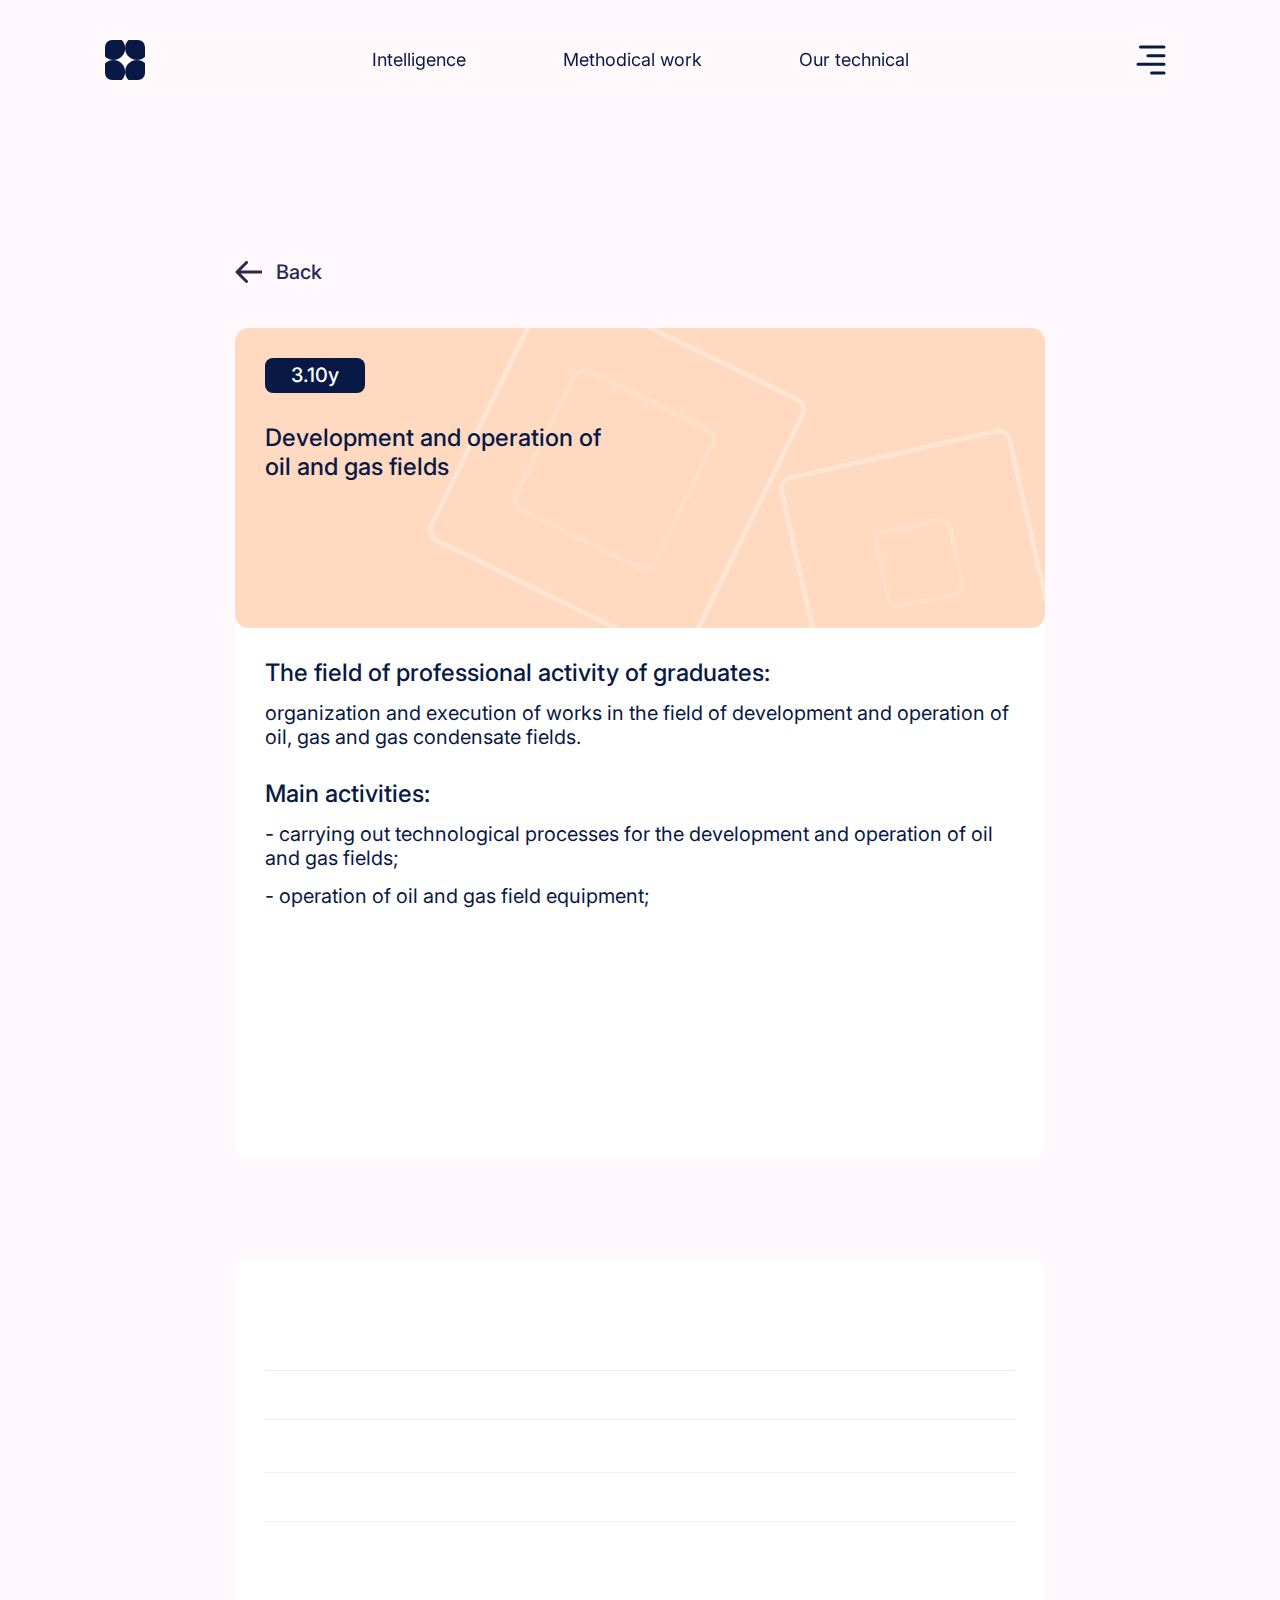
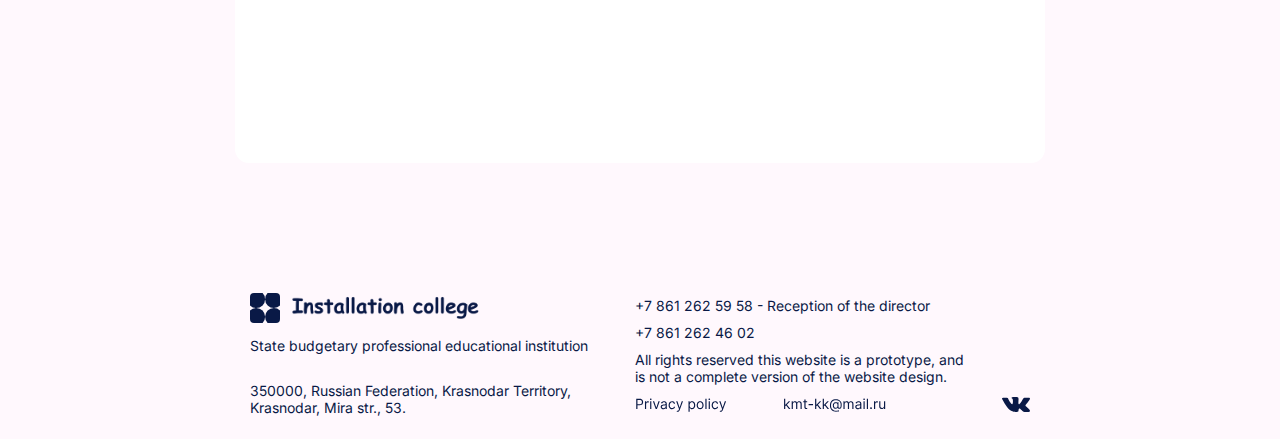
<file: Speciality-pages/Development-and.html>
<!DOCTYPE html>
<html lang="en">

<head>
    <meta charset="UTF-8">
    <meta http-equiv="X-UA-Compatible" content="IE=edge">
    <meta name="viewport" content="width=device-width, initial-scale=1.0">
    <title>KMT Development and operation</title>
    <link rel="stylesheet" href="../Styles/Development-and.css">
    <link rel="icon" href="../KMT-Logo-Types/Mini-logo-web.svg" type="image/x-icon">
    <link rel="preconnect" href="https://fonts.googleapis.com">
    <link rel="preconnect" href="https://fonts.gstatic.com" crossorigin>
    <link href="https://fonts.googleapis.com/css2?family=Inter:wght@100;200;400;300;600&display=swap" rel="stylesheet">
    <script src="https://cdnjs.cloudflare.com/ajax/libs/jquery/3.7.0/jquery.min.js"
        integrity="sha512-3gJwYpMe3QewGELv8k/BX9vcqhryRdzRMxVfq6ngyWXwo03GFEzjsUm8Q7RZcHPHksttq7/GFoxjCVUjkjvPdw=="
        crossorigin="anonymous" referrerpolicy="no-referrer"></script>

</head>

<body>
    <div class="header anim">
        <div class="header-cont">
            <div id="llogo" style="cursor: pointer;" onclick="location.href='../index.html'"></div>
            <div class="Main-logo" id="Main-logo" style="cursor: pointer;" onclick="location.href='./index.html'">
            </div>

            <div class="three-filter">
                <div class="first">
                    <div class="first-word" style="cursor: pointer;" onclick="location.href='./index.html'">
                        <p>Intelligence</p>
                    </div>
                </div>

                <div class="second">
                    <div class="second-word" style="cursor: pointer;" onclick="location.href='./index.html'">
                        <p>Methodical work</p>
                    </div>
                </div>

                <div class="third">
                    <div class="third-word" style="cursor: pointer;" onclick="location.href='./index.html'">
                        <p>Our technical</p>
                    </div>
                </div>
            </div>

            <div class="Menu" id="open-modal" style="cursor: pointer;">
                <div class="Menu-imge">
                    <img src="../KMT-Logo-Types/Menu-icon.svg" alt="">
                </div>
            </div>
        </div>
    </div>


    <div class="main-container">
        <div class="back-btn" style="cursor: pointer;" onclick="history.back(-1)">
            <div class="back-ico">
                <img src="../KMT-Logo-Types/Svg-back.svg" alt="-" srcset="" class="back-svgs" id="svsgs">
            </div>
            <div class="back-text" id="bcak-tts">
                <p>Back</p>
            </div>
        </div>

        <div class="main-block" style="cursor: default;">
            <div class="top-block-img" id="top-block-imge">
                <div class="img-container">
                    <div class="img-top-year">
                        <p>3.10y</p>
                    </div>

                    <div class="img-under-year-text">

                        <!-- Edits blocks -->
                        <p>Development and operation of oil and gas fields</p>
                    </div>
                </div>
            </div>
            <div class="main-block-container">
                <div class="main-block-text">
                    <p class="text Mains anims">The field of professional activity of graduates:</p>

                    <!-- Edits blocks -->
                    <p class="text anims">organization and execution of works in the field of development and operation of oil, gas and gas condensate fields.</p>

                    <p class="text Mains anims">Main activities:</p>

                    <!-- Edits blocks -->
                    <p class="text anims">- carrying out technological processes for the development and operation of oil and gas fields;</p>
                    <p class="text anims">- operation of oil and gas field equipment;</p>
                    <p class="text anims">- organization of the activities of the collective of performers;</p>
                    <p class="text anims">- performance of work by profession 15866 Operator for the preparation of wells for major and underground repairs.</p>

                    <p class="text Mains anims">Places of employment:</p>

                    <!-- Edits blocks -->
                    <p class="text anims" id="end">oil and gas producing enterprises, organizations for the overhaul of wells, underground well repair services.</p>
                </div>
            </div>
        </div>

        <div class="table" style="cursor: default;">
            <div class="table-container">
                <div class="table-top-name anims">
                    <p>Educational base</p>
                    <p>Qualification</p>
                    <p>training time</p>
                </div>
                <div class="etime anims">
                    <p>Full-time education</p>
                </div>
                <div class="education-block">
                    <div class="education-content anims">
                        <p>Basic education (grades 9)</p>

                        <!-- Edits blocks -->
                        <p class="middle-proff anims">Technician</p>
                        <p>3 years 10 months</p>
                    </div>
                </div>
                <div class="etime anims">
                    <p id="sec-table">Correspondence form of study</p>
                </div>
                <div class="education-block">
                    <div class="education-content anims">
                        <p>Basic education (grades 11)</p>

                        <!-- Edits blocks -->
                        <p class="middle-proff anims">Technician</p>
                        <p>3 years 10 months</p>
                    </div>
                </div>



                <p class="text Mains anims">Documents required for admission:</p>

                <div class="textdot anims" id="dot">
                    <img class="simdot" src="../KMT-Logo-Types/simple-dot.svg" alt="">
                    <p class="text anims">application for admission addressed to the director</p>
                </div>

                <div class="textdot anims" id="dot">
                    <img class="simdot" src="../KMT-Logo-Types/simple-dot.svg" alt="">
                    <p class="text anims">identity document(s), citizenship</p>
                </div>

                <div class="textdot anims" id="dot">
                    <img class="simdot" src="../KMT-Logo-Types/simple-dot.svg" alt="">
                    <p class="text anims">education document</p>
                </div>

                <div class="textdot anims" id="dot">
                    <img class="simdot" id="end-dot" src="../KMT-Logo-Types/simple-dot.svg" alt="">
                    <p class="text anims" id="end">4 photos in 3x4 format</p>
                </div>
            </div>
        </div>
    </div>

    <div class="footer" style="cursor: default;">
        <div class="footer-container">
            <div class="footer-two-conts">
                <div class="left-cont">
                    <div class="logo-settings" style="cursor: pointer;" onclick="location.href='../index.html'">
                        <div class="left-logo">
                            <img id="left-logo" src="../KMT-Logo-Types/KMT-Main-Logo.svg" alt="">
                        </div>
                        <div class="left-logo-tetx">
                            <img id="left-logo-text" src="../KMT-Logo-Types/Home Main.png" alt="">
                        </div>
                    </div>


                    <div class="under-logo-text">
                        <p>State budgetary professional educational institution</p>
                    </div>

                    <div class="reg-code">
                        <p>350000, Russian Federation, Krasnodar Territory, Krasnodar, Mira str., 53.</p>
                    </div>
                </div>

                <div class="right-container">
                    <div class="right-text-cont">
                        <p>+7 861 262 59 58 - Reception of the director</p>
                        <p>+7 861 262 46 02</p>
                        <p>All rights reserved this website is a prototype, and is not a complete version of the website
                            design.</p>

                        <div class="three-reg-info" id="three-reg-info" style="cursor: pointer;">
                            <a href="https://vk.com/kmt_krd">
                                <img src="../KMT-Logo-Types/footer-leng.svg" alt="">
                            </a>
                        </div>
                    </div>
                </div>
            </div>
        </div>
    </div>
    <script src="../Scripts/Animations.js"></script>
    <script src="../Scripts/Once-load-anim.js"></script>
</body>

</html>
</file>
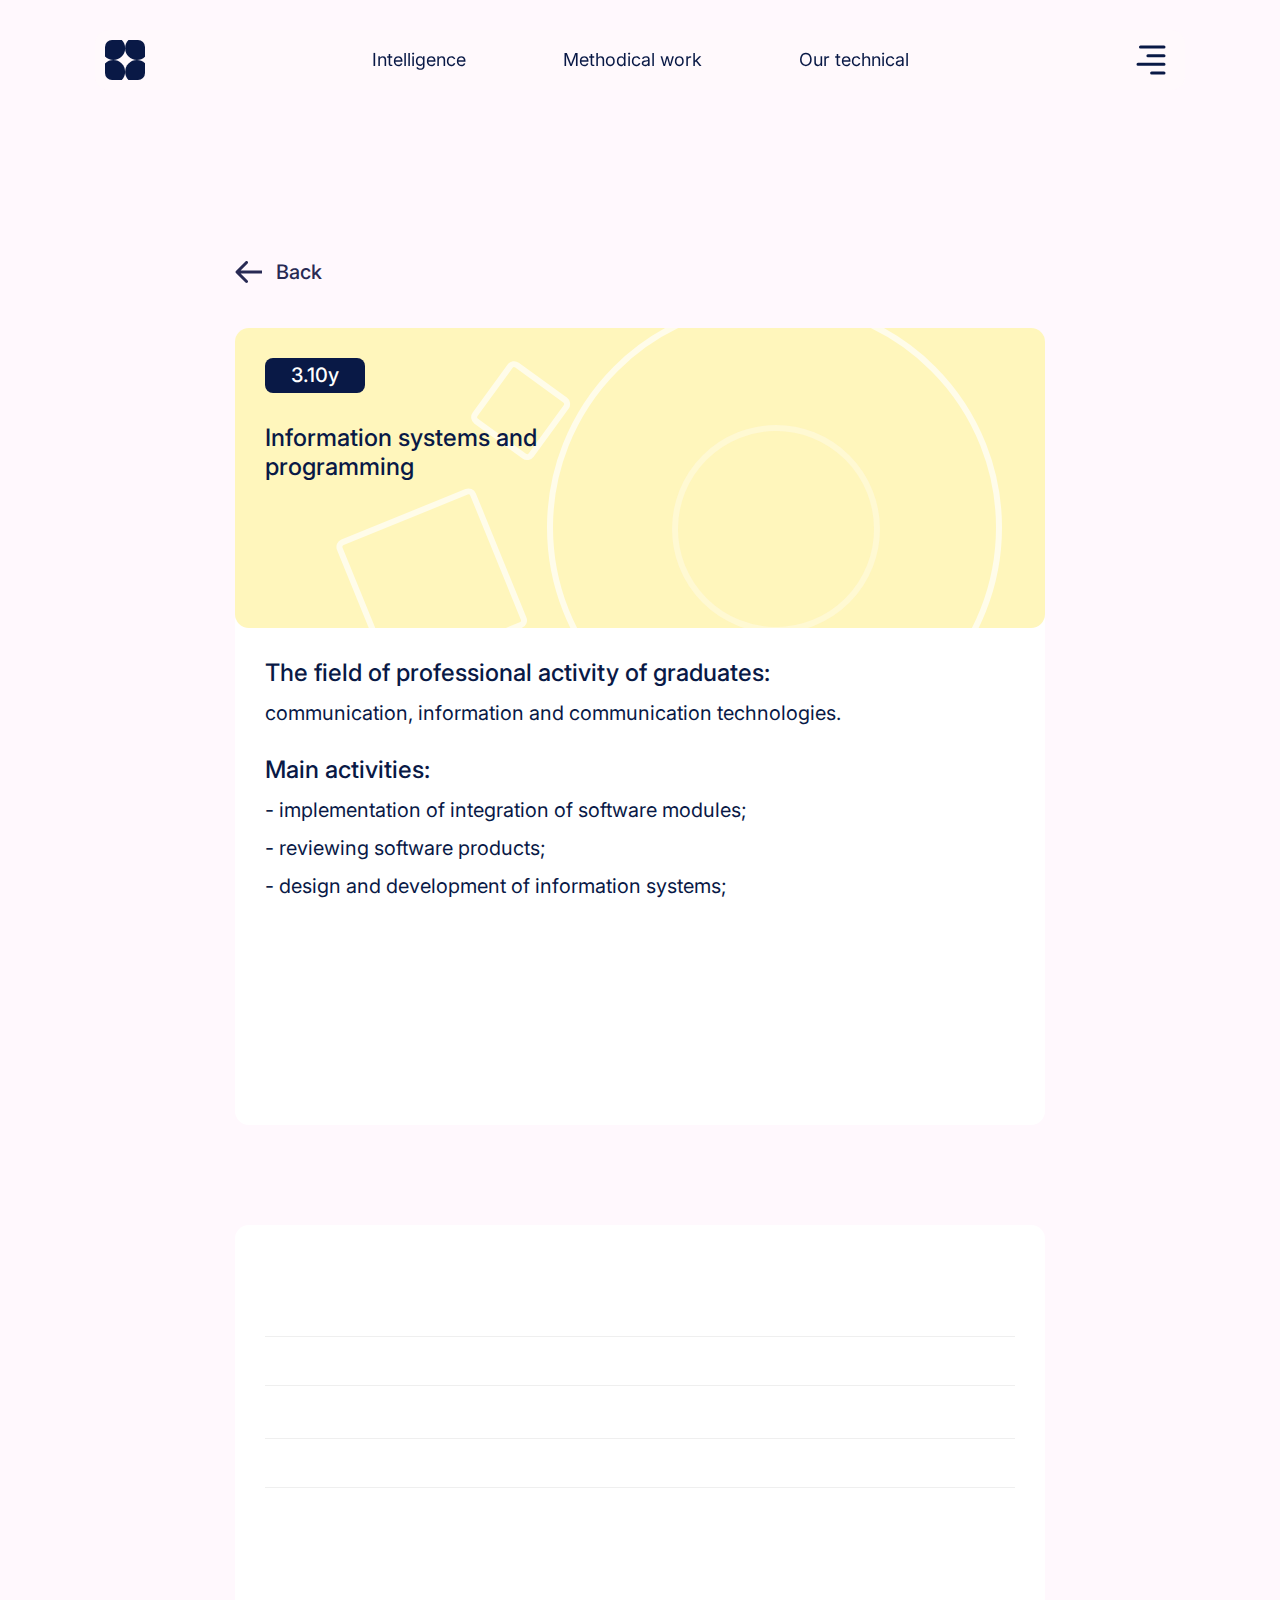
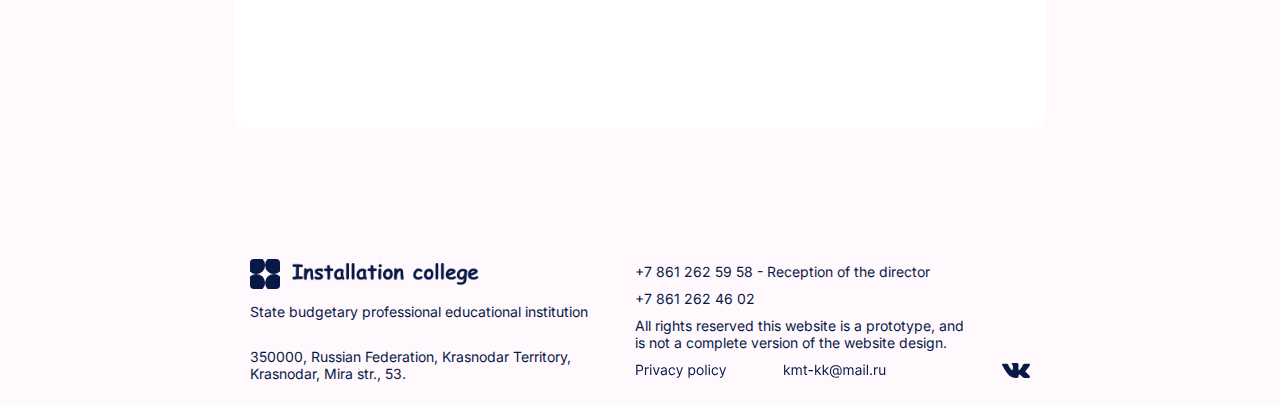
<file: Speciality-pages/Information-systems.html>
<!DOCTYPE html>
<html lang="en">

<head>
    <meta charset="UTF-8">
    <meta http-equiv="X-UA-Compatible" content="IE=edge">
    <meta name="viewport" content="width=device-width, initial-scale=1.0">
    <title>KMT Information systems</title>
    <link rel="stylesheet" href="../Styles/Information-systems.css">
    <link rel="icon" href="../KMT-Logo-Types/Mini-logo-web.svg" type="image/x-icon">
    <link rel="preconnect" href="https://fonts.googleapis.com">
    <link rel="preconnect" href="https://fonts.gstatic.com" crossorigin>
    <link href="https://fonts.googleapis.com/css2?family=Inter:wght@100;200;400;300;600&display=swap" rel="stylesheet">
    <script src="https://cdnjs.cloudflare.com/ajax/libs/jquery/3.7.0/jquery.min.js"
        integrity="sha512-3gJwYpMe3QewGELv8k/BX9vcqhryRdzRMxVfq6ngyWXwo03GFEzjsUm8Q7RZcHPHksttq7/GFoxjCVUjkjvPdw=="
        crossorigin="anonymous" referrerpolicy="no-referrer"></script>

</head>

<body>
    <div class="header anim">
        <div class="header-cont">
            <div id="llogo" style="cursor: pointer;" onclick="location.href='../index.html'"></div>
            <div class="Main-logo" id="Main-logo" style="cursor: pointer;" onclick="location.href='./index.html'">
            </div>

            <div class="three-filter">
                <div class="first">
                    <div class="first-word" style="cursor: pointer;" onclick="location.href='./index.html'">
                        <p>Intelligence</p>
                    </div>
                </div>

                <div class="second">
                    <div class="second-word" style="cursor: pointer;" onclick="location.href='./index.html'">
                        <p>Methodical work</p>
                    </div>
                </div>

                <div class="third">
                    <div class="third-word" style="cursor: pointer;" onclick="location.href='./index.html'">
                        <p>Our technical</p>
                    </div>
                </div>
            </div>

            <div class="Menu" id="open-modal" style="cursor: pointer;">
                <div class="Menu-imge">
                    <img src="../KMT-Logo-Types/Menu-icon.svg" alt="">
                </div>
            </div>
        </div>
    </div>


    <div class="main-container">
        <div class="back-btn" style="cursor: pointer;" onclick="history.back(-1)">
            <div class="back-ico">
                <img src="../KMT-Logo-Types/Svg-back.svg" alt="-" srcset="" class="back-svgs" id="svsgs">
            </div>
            <div class="back-text" id="bcak-tts">
                <p>Back</p>
            </div>
        </div>

        <div class="main-block" style="cursor: default;">
            <div class="top-block-img" id="top-block-imge">
                <div class="img-container">
                    <div class="img-top-year">
                        <p>3.10y</p>
                    </div>

                    <div class="img-under-year-text">

                        <!-- Edits blocks -->
                        <p>Information systems and programming</p>
                    </div>
                </div>
            </div>
            <div class="main-block-container">
                <div class="main-block-text">
                    <p class="text Mains anims">The field of professional activity of graduates:</p>

                    <!-- Edits blocks -->
                    <p class="text anims">communication, information and communication technologies.</p>

                    <p class="text Mains anims">Main activities:</p>

                    <!-- Edits blocks -->
                    <p class="text anims">- implementation of integration of software modules;</p>
                    <p class="text anims">- reviewing software products;</p>
                    <p class="text anims">- design and development of information systems;</p>
                    <p class="text anims">- maintenance of information systems;</p>
                    <p class="text anims">- database and server administration.</p>

                    <p class="text Mains anims">Places of employment:</p>

                    <!-- Edits blocks -->
                    <p class="text anims" id="end">public and private organizations, computer firms, companies selling computers and equipment, organizations developing and maintaining software.</p>
                </div>
            </div>
        </div>

        <div class="table" style="cursor: default;">
            <div class="table-container">
                <div class="table-top-name anims">
                    <p>Educational base</p>
                    <p>Qualification</p>
                    <p>training time</p>
                </div>
                <div class="etime anims">
                    <p>Full-time education</p>
                </div>
                <div class="education-block">
                    <div class="education-content anims">
                        <p>Basic education (grades 9)</p>

                        <!-- Edits blocks -->
                        <p class="middle-proff anims">Technician</p>
                        <p>3 years 10 months</p>
                    </div>
                </div>
                <div class="etime anims">
                    <p id="sec-table">Correspondence form of study</p>
                </div>
                <div class="education-block">
                    <div class="education-content anims">
                        <p>Basic education (grades 11)</p>

                        <!-- Edits blocks -->
                        <p class="middle-proff anims">Technician</p>
                        <p>3 years 10 months</p>
                    </div>
                </div>



                <p class="text Mains anims">Documents required for admission:</p>

                <div class="textdot anims" id="dot">
                    <img class="simdot" src="../KMT-Logo-Types/simple-dot.svg" alt="">
                    <p class="text anims">application for admission addressed to the director</p>
                </div>

                <div class="textdot anims" id="dot">
                    <img class="simdot" src="../KMT-Logo-Types/simple-dot.svg" alt="">
                    <p class="text anims">identity document(s), citizenship</p>
                </div>

                <div class="textdot anims" id="dot">
                    <img class="simdot" src="../KMT-Logo-Types/simple-dot.svg" alt="">
                    <p class="text anims">education document</p>
                </div>

                <div class="textdot anims" id="dot">
                    <img class="simdot" id="end-dot" src="../KMT-Logo-Types/simple-dot.svg" alt="">
                    <p class="text anims" id="end">4 photos in 3x4 format</p>
                </div>
            </div>
        </div>
    </div>

    <div class="footer" style="cursor: default;">
        <div class="footer-container">
            <div class="footer-two-conts">
                <div class="left-cont">
                    <div class="logo-settings" style="cursor: pointer;" onclick="location.href='../index.html'">
                        <div class="left-logo">
                            <img id="left-logo" src="../KMT-Logo-Types/KMT-Main-Logo.svg" alt="">
                        </div>
                        <div class="left-logo-tetx">
                            <img id="left-logo-text" src="../KMT-Logo-Types/Home Main.png" alt="">
                        </div>
                    </div>


                    <div class="under-logo-text">
                        <p>State budgetary professional educational institution</p>
                    </div>

                    <div class="reg-code">
                        <p>350000, Russian Federation, Krasnodar Territory, Krasnodar, Mira str., 53.</p>
                    </div>
                </div>

                <div class="right-container">
                    <div class="right-text-cont">
                        <p>+7 861 262 59 58 - Reception of the director</p>
                        <p>+7 861 262 46 02</p>
                        <p>All rights reserved this website is a prototype, and is not a complete version of the website
                            design.</p>

                        <div class="three-reg-info" id="three-reg-info" style="cursor: pointer;">
                            <a href="https://vk.com/kmt_krd">
                                <img src="../KMT-Logo-Types/footer-leng.svg" alt="">
                            </a>
                        </div>
                    </div>
                </div>
            </div>
        </div>
    </div>
    <script src="../Scripts/Animations.js"></script>
    <script src="../Scripts/Once-load-anim.js"></script>
</body>

</html>
</file>
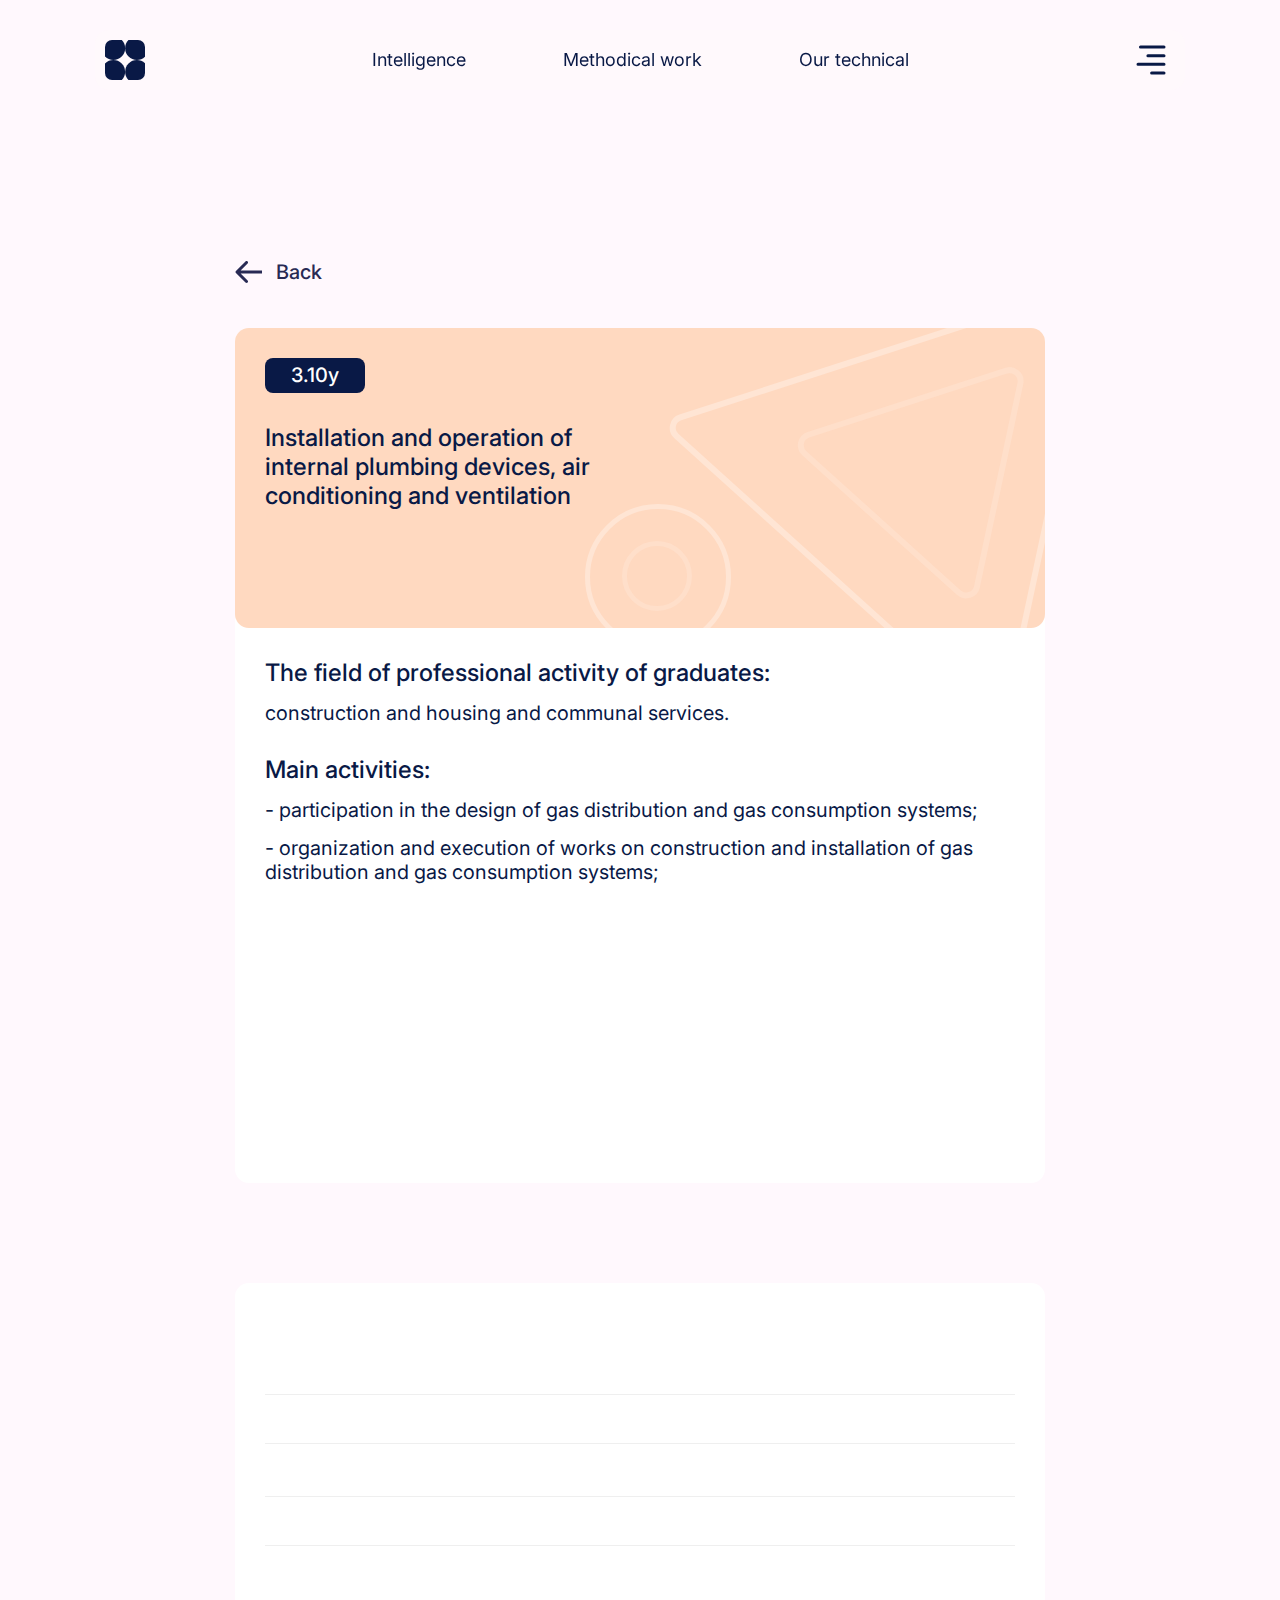
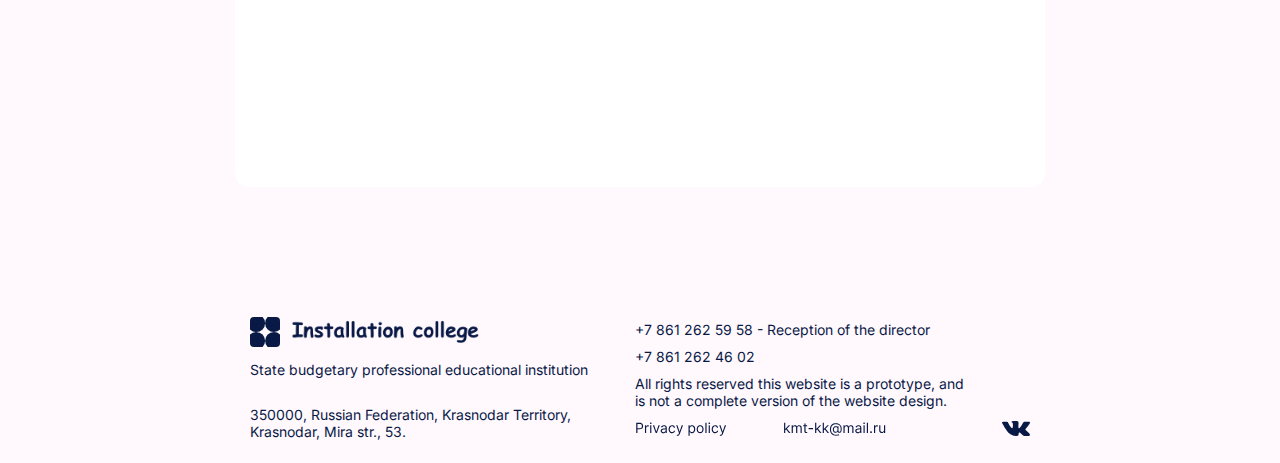
<file: Speciality-pages/Installation-and-gas.html>
<!DOCTYPE html>
<html lang="en">

<head>
    <meta charset="UTF-8">
    <meta http-equiv="X-UA-Compatible" content="IE=edge">
    <meta name="viewport" content="width=device-width, initial-scale=1.0">
    <title>KMT Installation-and-gas</title>
    <link rel="stylesheet" href="../Styles/Installation-and-gas.css">
    <link rel="icon" href="../KMT-Logo-Types/Mini-logo-web.svg" type="image/x-icon">
    <link rel="preconnect" href="https://fonts.googleapis.com">
    <link rel="preconnect" href="https://fonts.gstatic.com" crossorigin>
    <link href="https://fonts.googleapis.com/css2?family=Inter:wght@100;200;400;300;600&display=swap" rel="stylesheet">
    <script src="https://cdnjs.cloudflare.com/ajax/libs/jquery/3.7.0/jquery.min.js"
        integrity="sha512-3gJwYpMe3QewGELv8k/BX9vcqhryRdzRMxVfq6ngyWXwo03GFEzjsUm8Q7RZcHPHksttq7/GFoxjCVUjkjvPdw=="
        crossorigin="anonymous" referrerpolicy="no-referrer"></script>

</head>

<body>
    <div class="header anim">
        <div class="header-cont">
            <div id="llogo" style="cursor: pointer;" onclick="location.href='../index.html'"></div>
            <div class="Main-logo" id="Main-logo" style="cursor: pointer;" onclick="location.href='./index.html'">
            </div>

            <div class="three-filter">
                <div class="first">
                    <div class="first-word" style="cursor: pointer;" onclick="location.href='./index.html'">
                        <p>Intelligence</p>
                    </div>
                </div>

                <div class="second">
                    <div class="second-word" style="cursor: pointer;" onclick="location.href='./index.html'">
                        <p>Methodical work</p>
                    </div>
                </div>

                <div class="third">
                    <div class="third-word" style="cursor: pointer;" onclick="location.href='./index.html'">
                        <p>Our technical</p>
                    </div>
                </div>
            </div>

            <div class="Menu" id="open-modal" style="cursor: pointer;">
                <div class="Menu-imge">
                    <img src="../KMT-Logo-Types/Menu-icon.svg" alt="">
                </div>
            </div>
        </div>
    </div>


    <div class="main-container">
        <div class="back-btn" style="cursor: pointer;" onclick="history.back(-1)">
            <div class="back-ico">
                <img src="../KMT-Logo-Types/Svg-back.svg" alt="-" srcset="" class="back-svgs" id="svsgs">
            </div>
            <div class="back-text" id="bcak-tts">
                <p>Back</p>
            </div>
        </div>

        <div class="main-block" style="cursor: default;">
            <div class="top-block-img" id="top-block-imge">
                <div class="img-container">
                    <div class="img-top-year">
                        <p>3.10y</p>
                    </div>

                    <div class="img-under-year-text">

                        <!-- Edits blocks -->
                        <p>Installation and operation of internal plumbing devices, air conditioning and ventilation</p>
                    </div>
                </div>
            </div>
            <div class="main-block-container">
                <div class="main-block-text">
                    <p class="text Mains anims">The field of professional activity of graduates:</p>

                    <!-- Edits blocks -->
                    <p class="text anims">construction and housing and communal services.</p>

                    <p class="text Mains anims">Main activities:</p>

                    <!-- Edits blocks -->
                    <p class="text anims">- participation in the design of gas distribution and gas consumption systems;</p>
                    <p class="text anims">- organization and execution of works on construction and installation of gas distribution and gas consumption systems;</p>
                    <p class="text anims">- organization, conduct and control of work on the operation of gas distribution and gas consumption systems;</p>
                    <p class="text anims">- performance of work in the working profession 18554 Locksmith for the operation and repair of gas equipment.</p>

                    <p class="text Mains anims">Places of employment:</p>

                    <!-- Edits blocks -->
                    <p class="text anims" id="end">construction organizations, companies in the field of installation and operation of equipment and gas supply systems, organizations in the field of gas distribution and gas consumption.</p>
                </div>
            </div>
        </div>

        <div class="table" style="cursor: default;">
            <div class="table-container">
                <div class="table-top-name anims">
                    <p>Educational base</p>
                    <p>Qualification</p>
                    <p>training time</p>
                </div>
                <div class="etime anims">
                    <p>Full-time education</p>
                </div>
                <div class="education-block">
                    <div class="education-content anims">
                        <p>Basic education (grades 9)</p>

                        <!-- Edits blocks -->
                        <p class="middle-proff anims">Technician</p>
                        <p>3 years 10 months</p>
                    </div>
                </div>
                <div class="etime anims">
                    <p id="sec-table">Correspondence form of study</p>
                </div>
                <div class="education-block">
                    <div class="education-content anims">
                        <p>Basic education (grades 11)</p>

                        <!-- Edits blocks -->
                        <p class="middle-proff anims">Technician</p>
                        <p>3 years 10 months</p>
                    </div>
                </div>



                <p class="text Mains anims">Documents required for admission:</p>

                <div class="textdot anims" id="dot">
                    <img class="simdot" src="../KMT-Logo-Types/simple-dot.svg" alt="">
                    <p class="text anims">application for admission addressed to the director</p>
                </div>

                <div class="textdot anims" id="dot">
                    <img class="simdot" src="../KMT-Logo-Types/simple-dot.svg" alt="">
                    <p class="text anims">identity document(s), citizenship</p>
                </div>

                <div class="textdot anims" id="dot">
                    <img class="simdot" src="../KMT-Logo-Types/simple-dot.svg" alt="">
                    <p class="text anims">education document</p>
                </div>

                <div class="textdot anims" id="dot">
                    <img class="simdot" id="end-dot" src="../KMT-Logo-Types/simple-dot.svg" alt="">
                    <p class="text anims" id="end">4 photos in 3x4 format</p>
                </div>
            </div>
        </div>
    </div>

    <div class="footer" style="cursor: default;">
        <div class="footer-container">
            <div class="footer-two-conts">
                <div class="left-cont">
                    <div class="logo-settings" style="cursor: pointer;" onclick="location.href='../index.html'">
                        <div class="left-logo">
                            <img id="left-logo" src="../KMT-Logo-Types/KMT-Main-Logo.svg" alt="">
                        </div>
                        <div class="left-logo-tetx">
                            <img id="left-logo-text" src="../KMT-Logo-Types/Home Main.png" alt="">
                        </div>
                    </div>


                    <div class="under-logo-text">
                        <p>State budgetary professional educational institution</p>
                    </div>

                    <div class="reg-code">
                        <p>350000, Russian Federation, Krasnodar Territory, Krasnodar, Mira str., 53.</p>
                    </div>
                </div>

                <div class="right-container">
                    <div class="right-text-cont">
                        <p>+7 861 262 59 58 - Reception of the director</p>
                        <p>+7 861 262 46 02</p>
                        <p>All rights reserved this website is a prototype, and is not a complete version of the website
                            design.</p>

                        <div class="three-reg-info" id="three-reg-info" style="cursor: pointer;">
                            <a href="https://vk.com/kmt_krd">
                                <img src="../KMT-Logo-Types/footer-leng.svg" alt="">
                            </a>
                        </div>
                    </div>
                </div>
            </div>
        </div>
    </div>
    <script src="../Scripts/Animations.js"></script>
    <script src="../Scripts/Once-load-anim.js"></script>
</body>

</html>
</file>
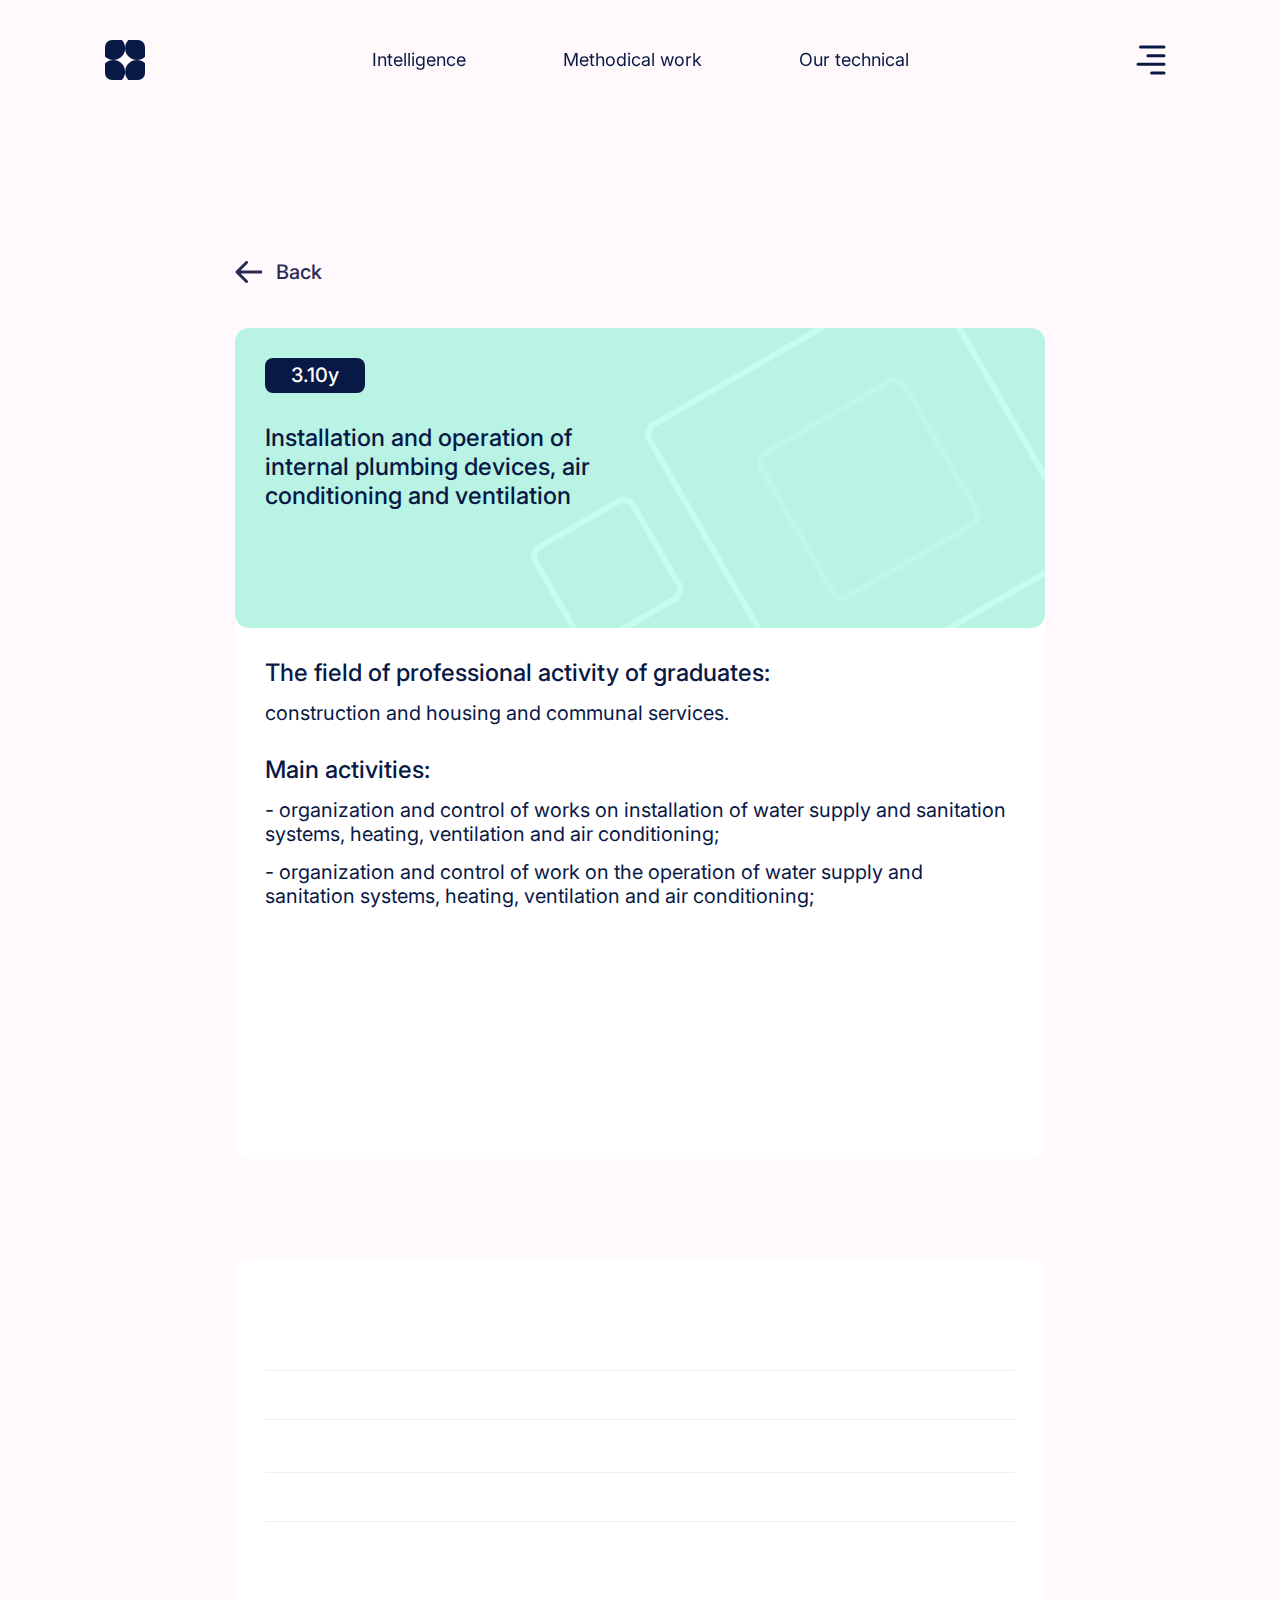
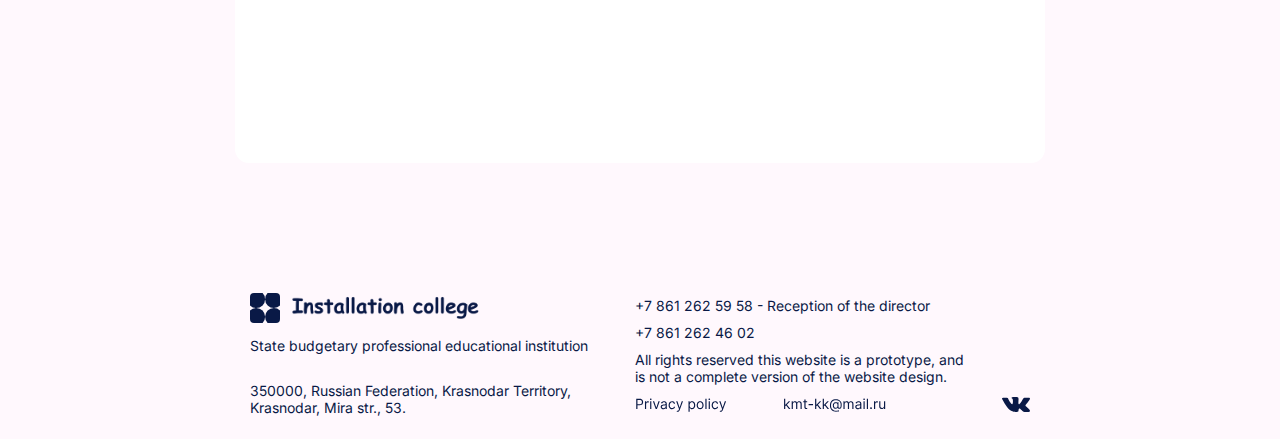
<file: Speciality-pages/Installation-and-operation.html>
<!DOCTYPE html>
<html lang="en">

<head>
    <meta charset="UTF-8">
    <meta http-equiv="X-UA-Compatible" content="IE=edge">
    <meta name="viewport" content="width=device-width, initial-scale=1.0">
    <title>KMT Installation and operation</title>
    <link rel="stylesheet" href="../Styles/Installation-and-operation.css">
    <link rel="icon" href="../KMT-Logo-Types/Mini-logo-web.svg" type="image/x-icon">
    <link rel="preconnect" href="https://fonts.googleapis.com">
    <link rel="preconnect" href="https://fonts.gstatic.com" crossorigin>
    <link href="https://fonts.googleapis.com/css2?family=Inter:wght@100;200;400;300;600&display=swap" rel="stylesheet">
    <script src="https://cdnjs.cloudflare.com/ajax/libs/jquery/3.7.0/jquery.min.js"
        integrity="sha512-3gJwYpMe3QewGELv8k/BX9vcqhryRdzRMxVfq6ngyWXwo03GFEzjsUm8Q7RZcHPHksttq7/GFoxjCVUjkjvPdw=="
        crossorigin="anonymous" referrerpolicy="no-referrer"></script>

</head>

<body>
    <div class="header anim">
        <div class="header-cont">
            <div id="llogo" style="cursor: pointer;" onclick="location.href='../index.html'"></div>
            <div class="Main-logo" id="Main-logo" style="cursor: pointer;" onclick="location.href='./index.html'">
            </div>

            <div class="three-filter">
                <div class="first">
                    <div class="first-word" style="cursor: pointer;" onclick="location.href='./index.html'">
                        <p>Intelligence</p>
                    </div>
                </div>

                <div class="second">
                    <div class="second-word" style="cursor: pointer;" onclick="location.href='./index.html'">
                        <p>Methodical work</p>
                    </div>
                </div>

                <div class="third">
                    <div class="third-word" style="cursor: pointer;" onclick="location.href='./index.html'">
                        <p>Our technical</p>
                    </div>
                </div>
            </div>

            <div class="Menu" id="open-modal" style="cursor: pointer;">
                <div class="Menu-imge">
                    <img src="../KMT-Logo-Types/Menu-icon.svg" alt="">
                </div>
            </div>
        </div>
    </div>


    <div class="main-container">
        <div class="back-btn" style="cursor: pointer;" onclick="history.back(-1)">
            <div class="back-ico">
                <img src="../KMT-Logo-Types/Svg-back.svg" alt="-" srcset="" class="back-svgs" id="svsgs">
            </div>
            <div class="back-text" id="bcak-tts">
                <p>Back</p>
            </div>
        </div>

        <div class="main-block" style="cursor: default;">
            <div class="top-block-img" id="top-block-imge">
                <div class="img-container">
                    <div class="img-top-year">
                        <p>3.10y</p>
                    </div>

                    <div class="img-under-year-text">

                        <!-- Edits blocks -->
                        <p>Installation and operation of internal plumbing devices, air conditioning and ventilation</p>
                    </div>
                </div>
            </div>
            <div class="main-block-container">
                <div class="main-block-text">
                    <p class="text Mains anims">The field of professional activity of graduates:</p>

                    <!-- Edits blocks -->
                    <p class="text anims">construction and housing and communal services.</p>

                    <p class="text Mains anims">Main activities:</p>

                    <!-- Edits blocks -->
                    <p class="text anims">- organization and control of works on installation of water supply and sanitation systems, heating, ventilation and air conditioning;</p>
                    <p class="text anims">- organization and control of work on the operation of water supply and sanitation systems, heating, ventilation and air conditioning;</p>
                    <p class="text anims">- participation in the design of water supply and sanitation systems, heating, ventilation and air conditioning;</p>
                    <p class="text anims">- performance of work in the working profession 18560 Plumber.</p>

                    <p class="text Mains anims">Places of employment:</p>

                    <!-- Edits blocks -->
                    <p class="text anims" id="end">design organizations, housing and communal services system, companies selling equipment systems for creating a microclimate.</p>
                </div>
            </div>
        </div>

        <div class="table" style="cursor: default;">
            <div class="table-container">
                <div class="table-top-name anims">
                    <p>Educational base</p>
                    <p>Qualification</p>
                    <p>training time</p>
                </div>
                <div class="etime anims">
                    <p>Full-time education</p>
                </div>
                <div class="education-block">
                    <div class="education-content anims">
                        <p>Basic education (grades 9)</p>

                        <!-- Edits blocks -->
                        <p class="middle-proff anims">Technician</p>
                        <p>3 years 10 months</p>
                    </div>
                </div>
                <div class="etime anims">
                    <p id="sec-table">Correspondence form of study</p>
                </div>
                <div class="education-block">
                    <div class="education-content anims">
                        <p>Basic education (grades 11)</p>

                        <!-- Edits blocks -->
                        <p class="middle-proff anims">Technician</p>
                        <p>3 years 10 months</p>
                    </div>
                </div>



                <p class="text Mains anims">Documents required for admission:</p>

                <div class="textdot anims" id="dot">
                    <img class="simdot" src="../KMT-Logo-Types/simple-dot.svg" alt="">
                    <p class="text anims">application for admission addressed to the director</p>
                </div>

                <div class="textdot anims" id="dot">
                    <img class="simdot" src="../KMT-Logo-Types/simple-dot.svg" alt="">
                    <p class="text anims">identity document(s), citizenship</p>
                </div>

                <div class="textdot anims" id="dot">
                    <img class="simdot" src="../KMT-Logo-Types/simple-dot.svg" alt="">
                    <p class="text anims">education document</p>
                </div>

                <div class="textdot anims" id="dot">
                    <img class="simdot" id="end-dot" src="../KMT-Logo-Types/simple-dot.svg" alt="">
                    <p class="text anims" id="end">4 photos in 3x4 format</p>
                </div>
            </div>
        </div>
    </div>

    <div class="footer" style="cursor: default;">
        <div class="footer-container">
            <div class="footer-two-conts">
                <div class="left-cont">
                    <div class="logo-settings" style="cursor: pointer;" onclick="location.href='../index.html'">
                        <div class="left-logo">
                            <img id="left-logo" src="../KMT-Logo-Types/KMT-Main-Logo.svg" alt="">
                        </div>
                        <div class="left-logo-tetx">
                            <img id="left-logo-text" src="../KMT-Logo-Types/Home Main.png" alt="">
                        </div>
                    </div>


                    <div class="under-logo-text">
                        <p>State budgetary professional educational institution</p>
                    </div>

                    <div class="reg-code">
                        <p>350000, Russian Federation, Krasnodar Territory, Krasnodar, Mira str., 53.</p>
                    </div>
                </div>

                <div class="right-container">
                    <div class="right-text-cont">
                        <p>+7 861 262 59 58 - Reception of the director</p>
                        <p>+7 861 262 46 02</p>
                        <p>All rights reserved this website is a prototype, and is not a complete version of the website
                            design.</p>

                        <div class="three-reg-info" id="three-reg-info" style="cursor: pointer;">
                            <a href="https://vk.com/kmt_krd">
                                <img src="../KMT-Logo-Types/footer-leng.svg" alt="">
                            </a>
                        </div>
                    </div>
                </div>
            </div>
        </div>
    </div>
    <script src="../Scripts/Animations.js"></script>
    <script src="../Scripts/Once-load-anim.js"></script>
</body>

</html>
</file>
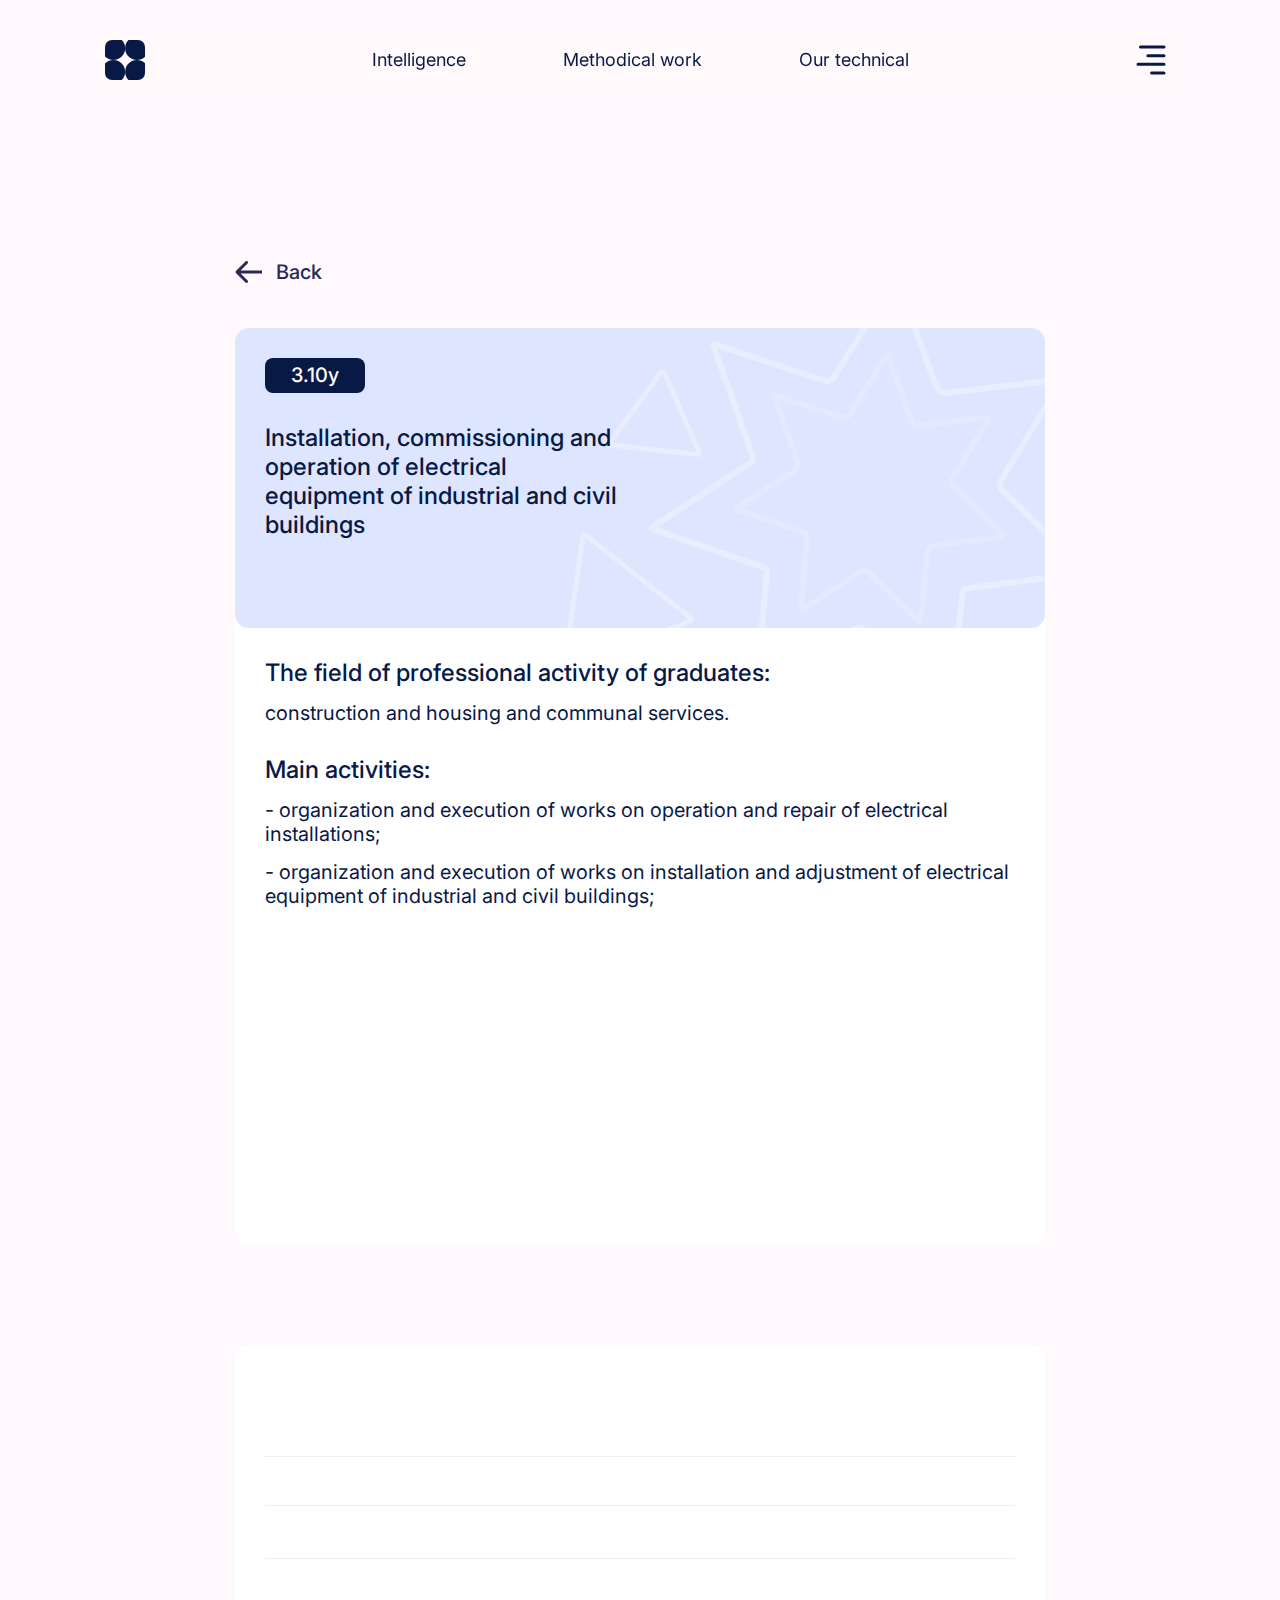
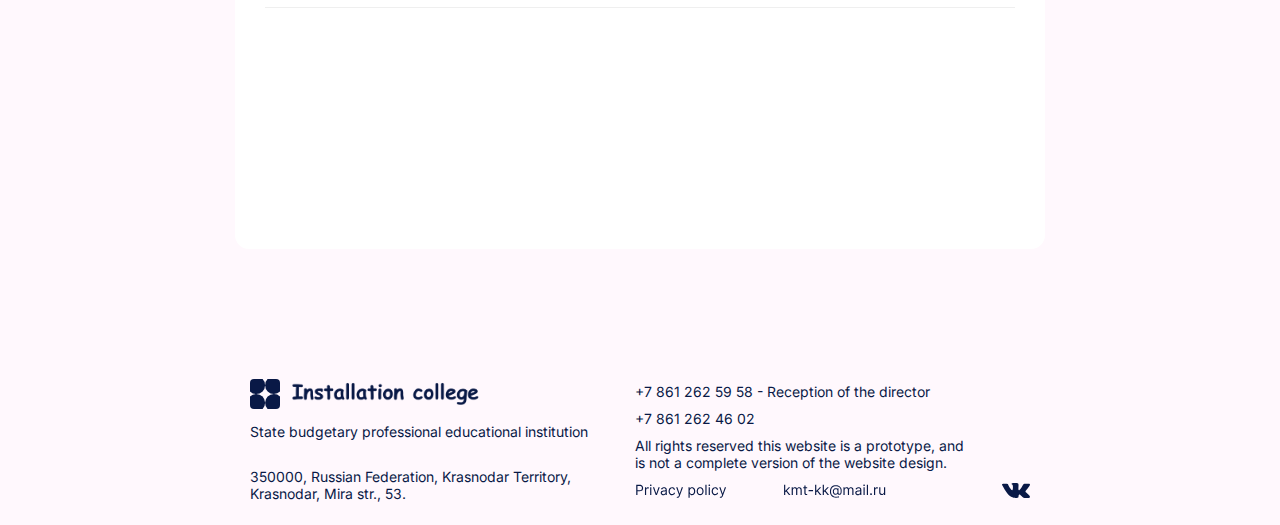
<file: Speciality-pages/Installation-commissioning.html>
<!DOCTYPE html>
<html lang="en">

<head>
    <meta charset="UTF-8">
    <meta http-equiv="X-UA-Compatible" content="IE=edge">
    <meta name="viewport" content="width=device-width, initial-scale=1.0">
    <title>KMT Installation commissioning</title>
    <link rel="stylesheet" href="../Styles/Installation-commissioning.css">
    <link rel="icon" href="../KMT-Logo-Types/Mini-logo-web.svg" type="image/x-icon">
    <link rel="preconnect" href="https://fonts.googleapis.com">
    <link rel="preconnect" href="https://fonts.gstatic.com" crossorigin>
    <link href="https://fonts.googleapis.com/css2?family=Inter:wght@100;200;400;300;600&display=swap" rel="stylesheet">
    <script src="https://cdnjs.cloudflare.com/ajax/libs/jquery/3.7.0/jquery.min.js"
        integrity="sha512-3gJwYpMe3QewGELv8k/BX9vcqhryRdzRMxVfq6ngyWXwo03GFEzjsUm8Q7RZcHPHksttq7/GFoxjCVUjkjvPdw=="
        crossorigin="anonymous" referrerpolicy="no-referrer"></script>

</head>

<body>
    <div class="header anim">
        <div class="header-cont">
            <div id="llogo" style="cursor: pointer;" onclick="location.href='../index.html'"></div>
            <div class="Main-logo" id="Main-logo" style="cursor: pointer;" onclick="location.href='./index.html'">
            </div>

            <div class="three-filter">
                <div class="first">
                    <div class="first-word" style="cursor: pointer;" onclick="location.href='./index.html'">
                        <p>Intelligence</p>
                    </div>
                </div>

                <div class="second">
                    <div class="second-word" style="cursor: pointer;" onclick="location.href='./index.html'">
                        <p>Methodical work</p>
                    </div>
                </div>

                <div class="third">
                    <div class="third-word" style="cursor: pointer;" onclick="location.href='./index.html'">
                        <p>Our technical</p>
                    </div>
                </div>
            </div>

            <div class="Menu" id="open-modal" style="cursor: pointer;">
                <div class="Menu-imge">
                    <img src="../KMT-Logo-Types/Menu-icon.svg" alt="">
                </div>
            </div>
        </div>
    </div>


    <div class="main-container">
        <div class="back-btn" style="cursor: pointer;" onclick="history.back(-1)">
            <div class="back-ico">
                <img src="../KMT-Logo-Types/Svg-back.svg" alt="-" srcset="" class="back-svgs" id="svsgs">
            </div>
            <div class="back-text" id="bcak-tts">
                <p>Back</p>
            </div>
        </div>

        <div class="main-block" style="cursor: default;">
            <div class="top-block-img" id="top-block-imge">
                <div class="img-container">
                    <div class="img-top-year">
                        <p>3.10y</p>
                    </div>

                    <div class="img-under-year-text">

                        <!-- Edits blocks -->
                        <p>Installation, commissioning and operation of electrical equipment of industrial and civil buildings</p>
                    </div>
                </div>
            </div>
            <div class="main-block-container">
                <div class="main-block-text">
                    <p class="text Mains anims">The field of professional activity of graduates:</p>

                    <!-- Edits blocks -->
                    <p class="text anims">construction and housing and communal services.</p>

                    <p class="text Mains anims">Main activities:</p>

                    <!-- Edits blocks -->
                    <p class="text anims">- organization and execution of works on operation and repair of electrical installations;</p>
                    <p class="text anims">- organization and execution of works on installation and adjustment of electrical equipment of industrial and civil buildings;</p>
                    <p class="text anims">- organization and execution of works on installation, adjustment and operation of electrical networks;</p>
                    <p class="text anims">- organization of the activities of the production unit of the electrical installation organization;</p>
                    <p class="text anims">- performance of work in the working profession 19806 Electrician for lighting and lighting networks.</p>

                    <p class="text Mains anims">Places of employment:</p>

                    <!-- Edits blocks -->
                    <p class="text anims" id="end">construction organizations, design structures, housing and communal services system, electrical equipment sales.</p>
                </div>
            </div>
        </div>

        <div class="table" style="cursor: default;">
            <div class="table-container">
                <div class="table-top-name anims">
                    <p>Educational base</p>
                    <p>Qualification</p>
                    <p>training time</p>
                </div>
                <div class="etime anims">
                    <p>Full-time education</p>
                </div>
                <div class="education-block">
                    <div class="education-content anims">
                        <p>Basic education (grades 9)</p>

                        <!-- Edits blocks -->
                        <p class="middle-proff anims">Technician</p>
                        <p>3 years 10 months</p>
                    </div>
                </div>
                <div class="etime anims">
                    <p id="sec-table">Correspondence form of study</p>
                </div>
                <div class="education-block">
                    <div class="education-content anims">
                        <p>Basic education (grades 11)</p>

                        <!-- Edits blocks -->
                        <p class="middle-proff anims">Technician</p>
                        <p>3 years 10 months</p>
                    </div>
                </div>



                <p class="text Mains anims">Documents required for admission:</p>

                <div class="textdot anims" id="dot">
                    <img class="simdot" src="../KMT-Logo-Types/simple-dot.svg" alt="">
                    <p class="text anims">application for admission addressed to the director</p>
                </div>

                <div class="textdot anims" id="dot">
                    <img class="simdot" src="../KMT-Logo-Types/simple-dot.svg" alt="">
                    <p class="text anims">identity document(s), citizenship</p>
                </div>

                <div class="textdot anims" id="dot">
                    <img class="simdot" src="../KMT-Logo-Types/simple-dot.svg" alt="">
                    <p class="text anims">education document</p>
                </div>

                <div class="textdot anims" id="dot">
                    <img class="simdot" id="end-dot" src="../KMT-Logo-Types/simple-dot.svg" alt="">
                    <p class="text anims" id="end">4 photos in 3x4 format</p>
                </div>
            </div>
        </div>
    </div>

    <div class="footer" style="cursor: default;">
        <div class="footer-container">
            <div class="footer-two-conts">
                <div class="left-cont">
                    <div class="logo-settings" style="cursor: pointer;" onclick="location.href='../index.html'">
                        <div class="left-logo">
                            <img id="left-logo" src="../KMT-Logo-Types/KMT-Main-Logo.svg" alt="">
                        </div>
                        <div class="left-logo-tetx">
                            <img id="left-logo-text" src="../KMT-Logo-Types/Home Main.png" alt="">
                        </div>
                    </div>


                    <div class="under-logo-text">
                        <p>State budgetary professional educational institution</p>
                    </div>

                    <div class="reg-code">
                        <p>350000, Russian Federation, Krasnodar Territory, Krasnodar, Mira str., 53.</p>
                    </div>
                </div>

                <div class="right-container">
                    <div class="right-text-cont">
                        <p>+7 861 262 59 58 - Reception of the director</p>
                        <p>+7 861 262 46 02</p>
                        <p>All rights reserved this website is a prototype, and is not a complete version of the website
                            design.</p>

                        <div class="three-reg-info" id="three-reg-info" style="cursor: pointer;">
                            <a href="https://vk.com/kmt_krd">
                                <img src="../KMT-Logo-Types/footer-leng.svg" alt="">
                            </a>
                        </div>
                    </div>
                </div>
            </div>
        </div>
    </div>
    <script src="../Scripts/Animations.js"></script>
    <script src="../Scripts/Once-load-anim.js"></script>
</body>

</html>
</file>
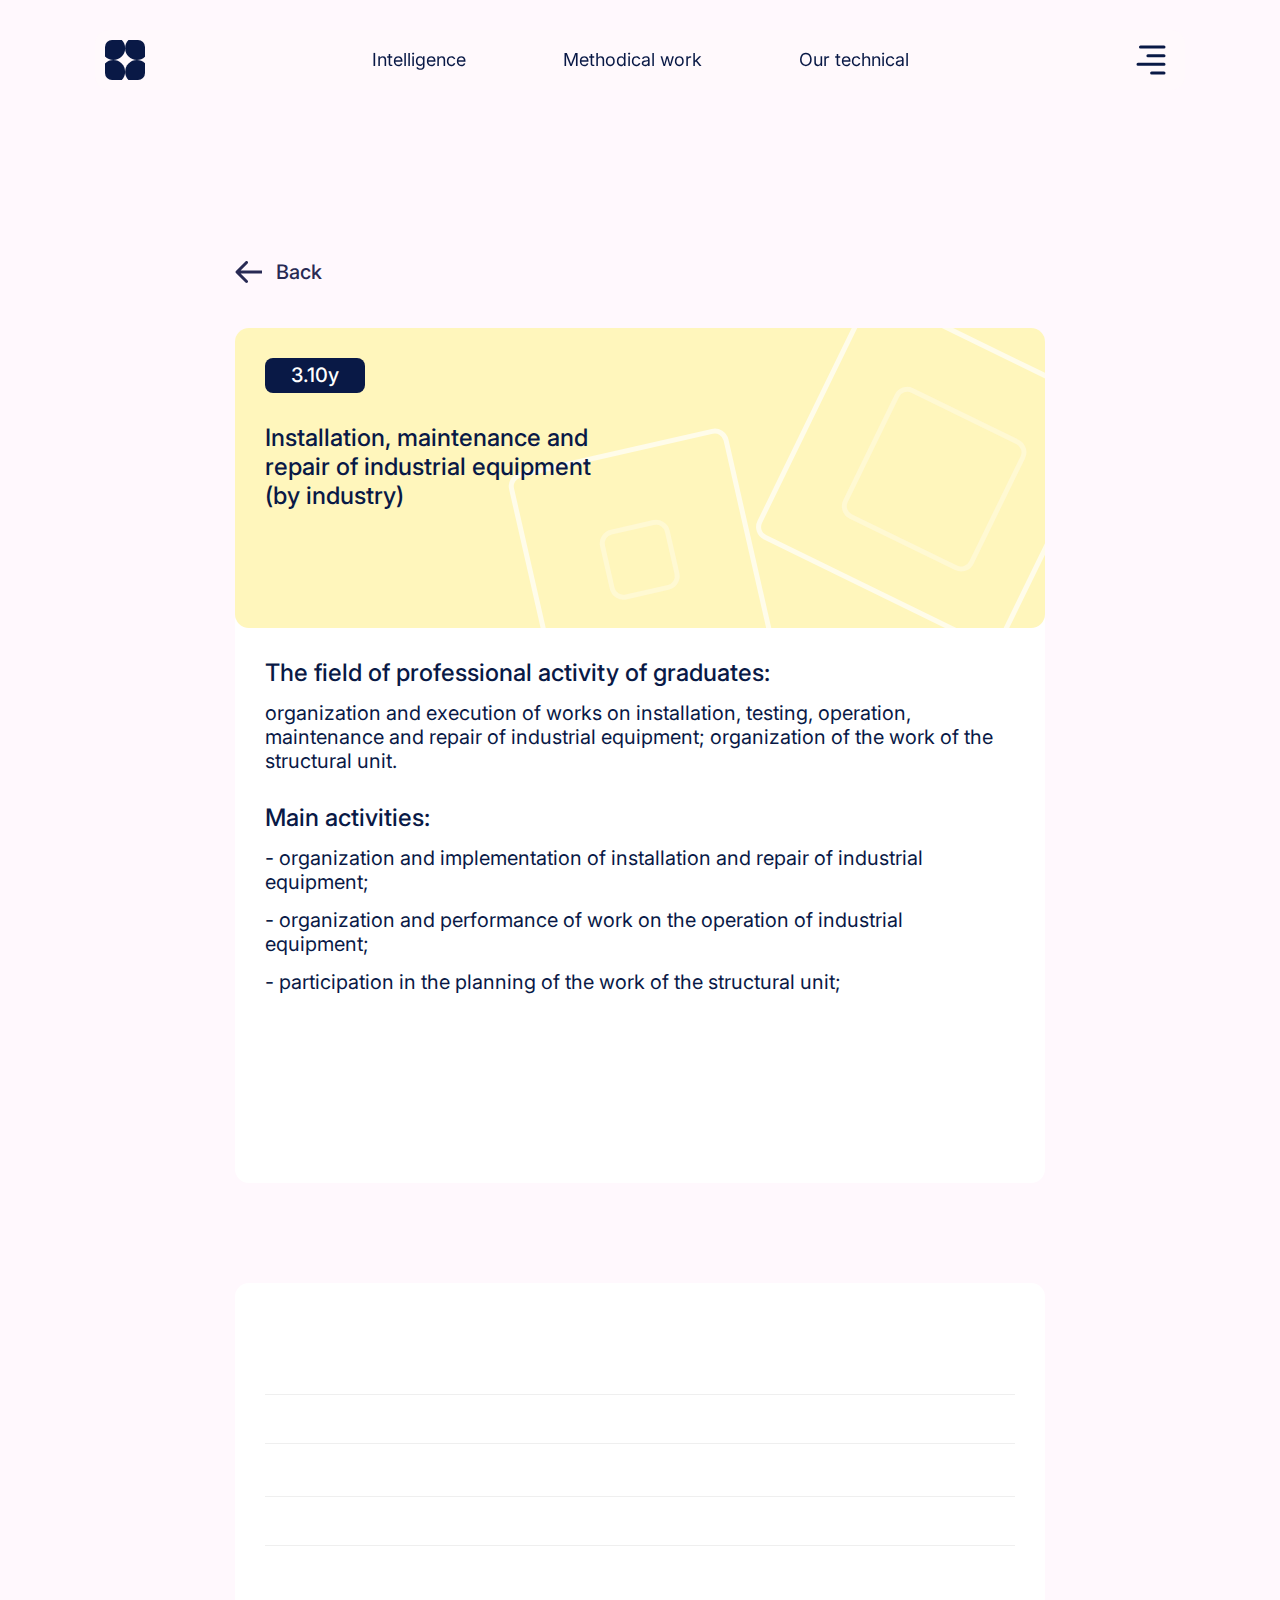
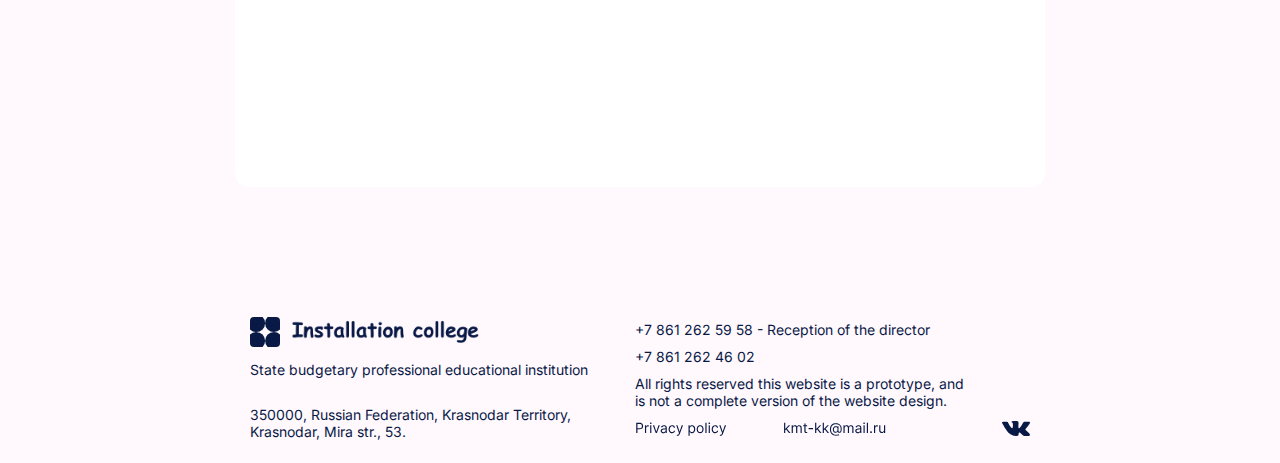
<file: Speciality-pages/Installation-maintenance.html>
<!DOCTYPE html>
<html lang="en">

<head>
    <meta charset="UTF-8">
    <meta http-equiv="X-UA-Compatible" content="IE=edge">
    <meta name="viewport" content="width=device-width, initial-scale=1.0">
    <title>KMT Installation maintenance</title>
    <link rel="stylesheet" href="../Styles/Installation-maintenance.css">
    <link rel="icon" href="../KMT-Logo-Types/Mini-logo-web.svg" type="image/x-icon">
    <link rel="preconnect" href="https://fonts.googleapis.com">
    <link rel="preconnect" href="https://fonts.gstatic.com" crossorigin>
    <link href="https://fonts.googleapis.com/css2?family=Inter:wght@100;200;400;300;600&display=swap" rel="stylesheet">
    <script src="https://cdnjs.cloudflare.com/ajax/libs/jquery/3.7.0/jquery.min.js"
        integrity="sha512-3gJwYpMe3QewGELv8k/BX9vcqhryRdzRMxVfq6ngyWXwo03GFEzjsUm8Q7RZcHPHksttq7/GFoxjCVUjkjvPdw=="
        crossorigin="anonymous" referrerpolicy="no-referrer"></script>

</head>

<body>
    <div class="header anim">
        <div class="header-cont">
            <div id="llogo" style="cursor: pointer;" onclick="location.href='../index.html'"></div>
            <div class="Main-logo" id="Main-logo" style="cursor: pointer;" onclick="location.href='./index.html'">
            </div>

            <div class="three-filter">
                <div class="first">
                    <div class="first-word" style="cursor: pointer;" onclick="location.href='./index.html'">
                        <p>Intelligence</p>
                    </div>
                </div>

                <div class="second">
                    <div class="second-word" style="cursor: pointer;" onclick="location.href='./index.html'">
                        <p>Methodical work</p>
                    </div>
                </div>

                <div class="third">
                    <div class="third-word" style="cursor: pointer;" onclick="location.href='./index.html'">
                        <p>Our technical</p>
                    </div>
                </div>
            </div>

            <div class="Menu" id="open-modal" style="cursor: pointer;">
                <div class="Menu-imge">
                    <img src="../KMT-Logo-Types/Menu-icon.svg" alt="">
                </div>
            </div>
        </div>
    </div>


    <div class="main-container">
        <div class="back-btn" style="cursor: pointer;" onclick="history.back(-1)">
            <div class="back-ico">
                <img src="../KMT-Logo-Types/Svg-back.svg" alt="-" srcset="" class="back-svgs" id="svsgs">
            </div>
            <div class="back-text" id="bcak-tts">
                <p>Back</p>
            </div>
        </div>

        <div class="main-block" style="cursor: default;">
            <div class="top-block-img" id="top-block-imge">
                <div class="img-container">
                    <div class="img-top-year">
                        <p>3.10y</p>
                    </div>

                    <div class="img-under-year-text">

                        <!-- Edits blocks -->
                        <p>Installation, maintenance and repair of industrial equipment (by industry)</p>
                    </div>
                </div>
            </div>
            <div class="main-block-container">
                <div class="main-block-text">
                    <p class="text Mains anims">The field of professional activity of graduates:</p>

                    <!-- Edits blocks -->
                    <p class="text anims">organization and execution of works on installation, testing, operation, maintenance and repair of industrial equipment; organization of the work of the structural unit.</p>

                    <p class="text Mains anims">Main activities:</p>

                    <!-- Edits blocks -->
                    <p class="text anims">- organization and implementation of installation and repair of industrial equipment;</p>
                    <p class="text anims">- organization and performance of work on the operation of industrial equipment;</p>
                    <p class="text anims">- participation in the planning of the work of the structural unit;</p>
                    <p class="text anims">- performance of work in the working profession 18559 Locksmith-repairman.</p>

                    <p class="text Mains anims">Places of employment:</p>

                    <!-- Edits blocks -->
                    <p class="text anims" id="end">construction organizations, design structures, housing and communal services system, electrical equipment sales.</p>
                </div>
            </div>
        </div>

        <div class="table" style="cursor: default;">
            <div class="table-container">
                <div class="table-top-name anims">
                    <p>Educational base</p>
                    <p>Qualification</p>
                    <p>training time</p>
                </div>
                <div class="etime anims">
                    <p>Full-time education</p>
                </div>
                <div class="education-block">
                    <div class="education-content anims">
                        <p>Basic education (grades 9)</p>

                        <!-- Edits blocks -->
                        <p class="middle-proff anims">Technician</p>
                        <p>3 years 10 months</p>
                    </div>
                </div>
                <div class="etime anims">
                    <p id="sec-table">Correspondence form of study</p>
                </div>
                <div class="education-block">
                    <div class="education-content anims">
                        <p>Basic education (grades 11)</p>

                        <!-- Edits blocks -->
                        <p class="middle-proff anims">Technician</p>
                        <p>3 years 10 months</p>
                    </div>
                </div>



                <p class="text Mains anims">Documents required for admission:</p>

                <div class="textdot anims" id="dot">
                    <img class="simdot" src="../KMT-Logo-Types/simple-dot.svg" alt="">
                    <p class="text anims">application for admission addressed to the director</p>
                </div>

                <div class="textdot anims" id="dot">
                    <img class="simdot" src="../KMT-Logo-Types/simple-dot.svg" alt="">
                    <p class="text anims">identity document(s), citizenship</p>
                </div>

                <div class="textdot anims" id="dot">
                    <img class="simdot" src="../KMT-Logo-Types/simple-dot.svg" alt="">
                    <p class="text anims">education document</p>
                </div>

                <div class="textdot anims" id="dot">
                    <img class="simdot" id="end-dot" src="../KMT-Logo-Types/simple-dot.svg" alt="">
                    <p class="text anims" id="end">4 photos in 3x4 format</p>
                </div>
            </div>
        </div>
    </div>

    <div class="footer" style="cursor: default;">
        <div class="footer-container">
            <div class="footer-two-conts">
                <div class="left-cont">
                    <div class="logo-settings" style="cursor: pointer;" onclick="location.href='../index.html'">
                        <div class="left-logo">
                            <img id="left-logo" src="../KMT-Logo-Types/KMT-Main-Logo.svg" alt="">
                        </div>
                        <div class="left-logo-tetx">
                            <img id="left-logo-text" src="../KMT-Logo-Types/Home Main.png" alt="">
                        </div>
                    </div>


                    <div class="under-logo-text">
                        <p>State budgetary professional educational institution</p>
                    </div>

                    <div class="reg-code">
                        <p>350000, Russian Federation, Krasnodar Territory, Krasnodar, Mira str., 53.</p>
                    </div>
                </div>

                <div class="right-container">
                    <div class="right-text-cont">
                        <p>+7 861 262 59 58 - Reception of the director</p>
                        <p>+7 861 262 46 02</p>
                        <p>All rights reserved this website is a prototype, and is not a complete version of the website
                            design.</p>

                        <div class="three-reg-info" id="three-reg-info" style="cursor: pointer;">
                            <a href="https://vk.com/kmt_krd">
                                <img src="../KMT-Logo-Types/footer-leng.svg" alt="">
                            </a>
                        </div>
                    </div>
                </div>
            </div>
        </div>
    </div>
    <script src="../Scripts/Animations.js"></script>
    <script src="../Scripts/Once-load-anim.js"></script>
</body>

</html>
</file>
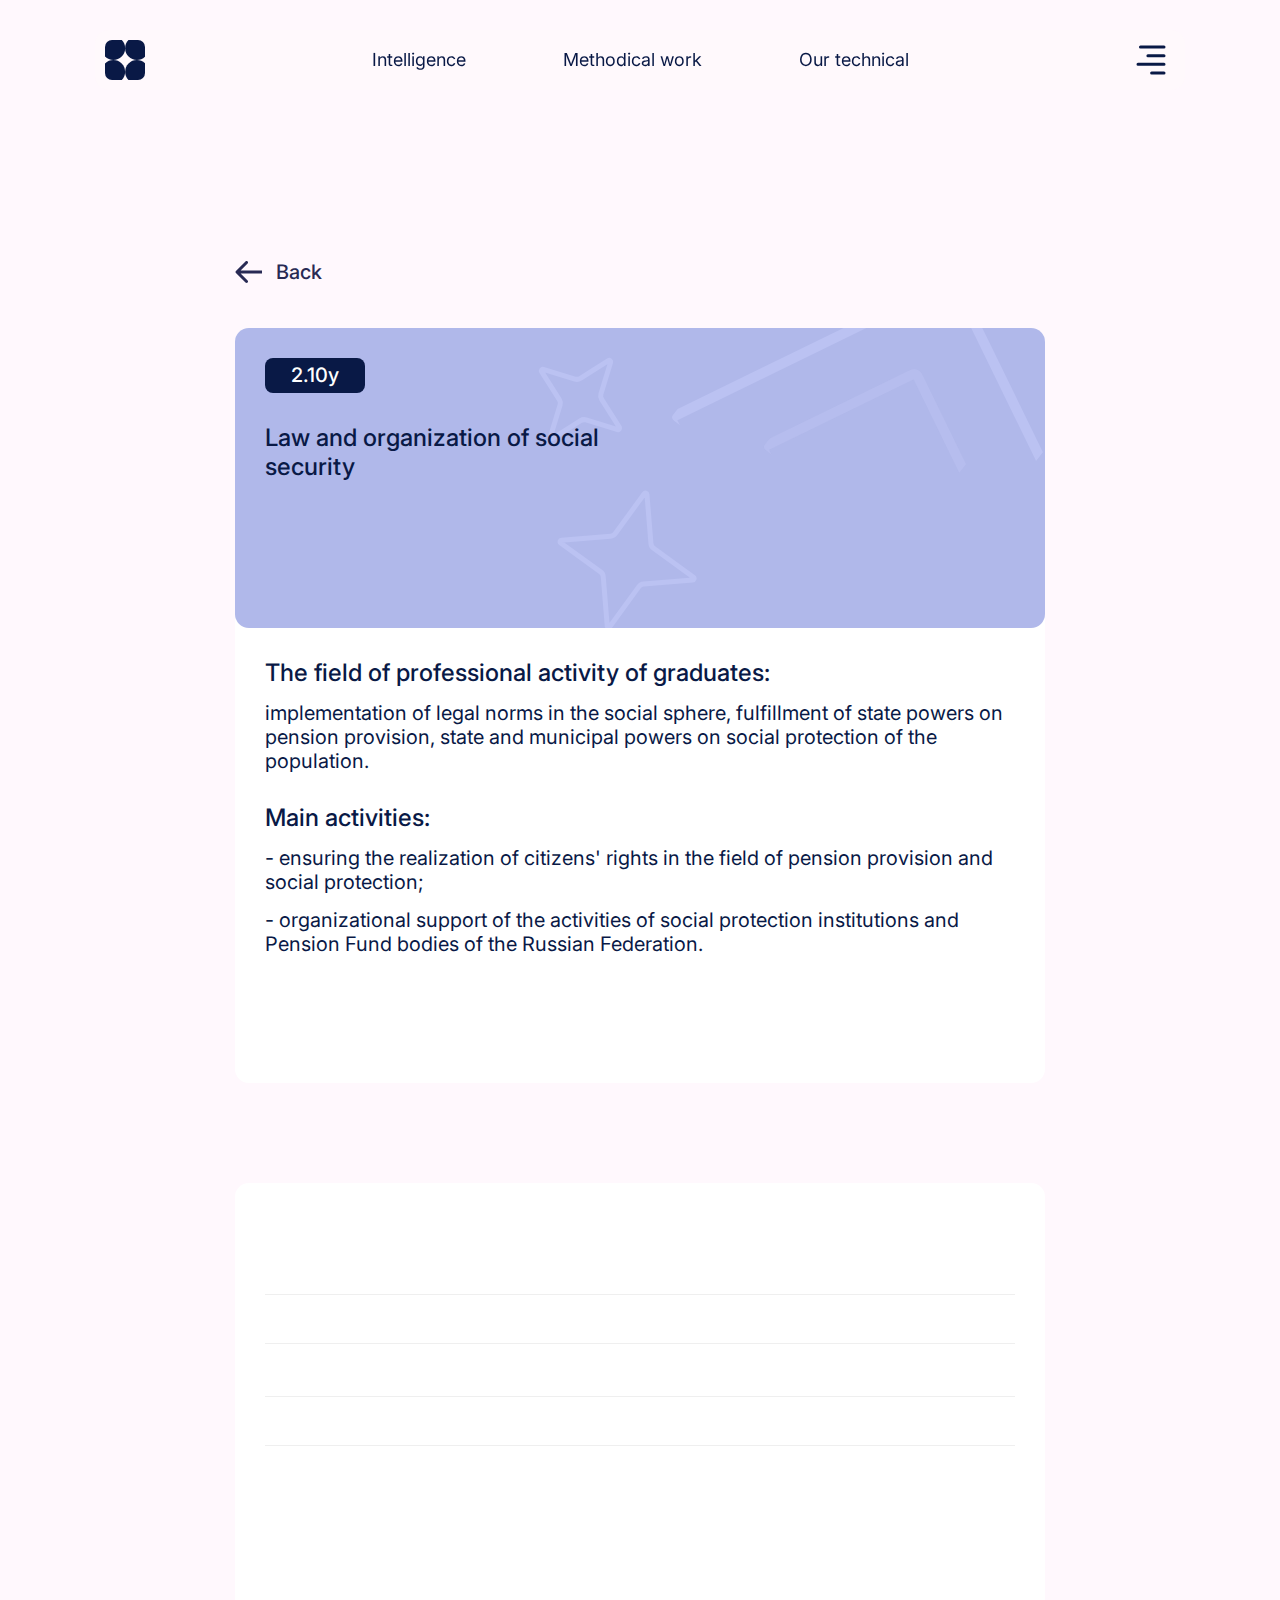
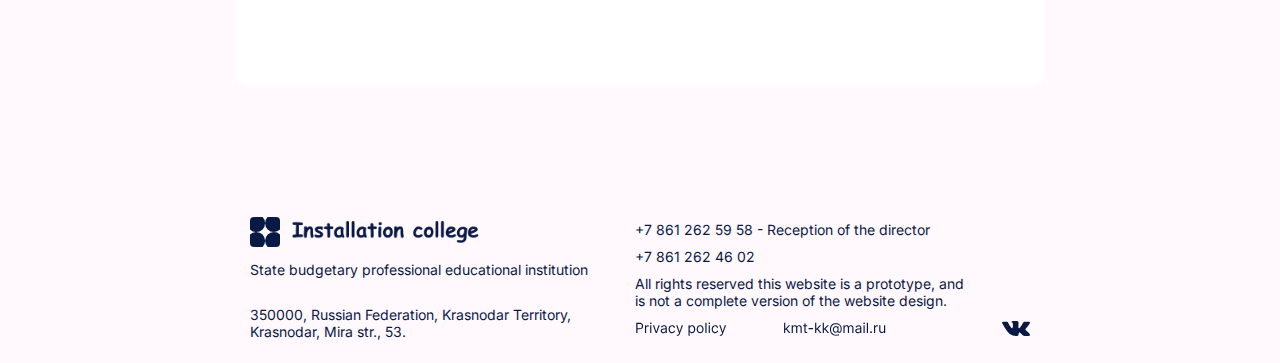
<file: Speciality-pages/Law-and-organization.html>
<!DOCTYPE html>
<html lang="en">

<head>
    <meta charset="UTF-8">
    <meta http-equiv="X-UA-Compatible" content="IE=edge">
    <meta name="viewport" content="width=device-width, initial-scale=1.0">
    <title>KMT Law and organization</title>
    <link rel="stylesheet" href="../Styles/Law-and-organization.css">
    <link rel="icon" href="../KMT-Logo-Types/Mini-logo-web.svg" type="image/x-icon">
    <link rel="preconnect" href="https://fonts.googleapis.com">
    <link rel="preconnect" href="https://fonts.gstatic.com" crossorigin>
    <link href="https://fonts.googleapis.com/css2?family=Inter:wght@100;200;400;300;600&display=swap" rel="stylesheet">
    <script src="https://cdnjs.cloudflare.com/ajax/libs/jquery/3.7.0/jquery.min.js"
        integrity="sha512-3gJwYpMe3QewGELv8k/BX9vcqhryRdzRMxVfq6ngyWXwo03GFEzjsUm8Q7RZcHPHksttq7/GFoxjCVUjkjvPdw=="
        crossorigin="anonymous" referrerpolicy="no-referrer"></script>

</head>

<body>
    <div class="header anim">
        <div class="header-cont">
            <div id="llogo" style="cursor: pointer;" onclick="location.href='../index.html'"></div>
            <div class="Main-logo" id="Main-logo" style="cursor: pointer;" onclick="location.href='./index.html'">
            </div>

            <div class="three-filter">
                <div class="first">
                    <div class="first-word" style="cursor: pointer;" onclick="location.href='./index.html'">
                        <p>Intelligence</p>
                    </div>
                </div>

                <div class="second">
                    <div class="second-word" style="cursor: pointer;" onclick="location.href='./index.html'">
                        <p>Methodical work</p>
                    </div>
                </div>

                <div class="third">
                    <div class="third-word" style="cursor: pointer;" onclick="location.href='./index.html'">
                        <p>Our technical</p>
                    </div>
                </div>
            </div>

            <div class="Menu" id="open-modal" style="cursor: pointer;">
                <div class="Menu-imge">
                    <img src="../KMT-Logo-Types/Menu-icon.svg" alt="">
                </div>
            </div>
        </div>
    </div>


    <div class="main-container">
        <div class="back-btn" style="cursor: pointer;" onclick="history.back(-1)">
            <div class="back-ico">
                <img src="../KMT-Logo-Types/Svg-back.svg" alt="-" srcset="" class="back-svgs" id="svsgs">
            </div>
            <div class="back-text" id="bcak-tts">
                <p>Back</p>
            </div>
        </div>

        <div class="main-block" style="cursor: default;">
            <div class="top-block-img" id="top-block-imge">
                <div class="img-container">
                    <div class="img-top-year">
                        <p>2.10y</p>
                    </div>

                    <div class="img-under-year-text">

                        <!-- Edits blocks -->
                        <p>Law and organization of social security</p>
                    </div>
                </div>
            </div>
            <div class="main-block-container">
                <div class="main-block-text">
                    <p class="text Mains anims">The field of professional activity of graduates:</p>

                    <!-- Edits blocks -->
                    <p class="text anims">implementation of legal norms in the social sphere, fulfillment of state powers on pension provision, state and municipal powers on social protection of the population.</p>

                    <p class="text Mains anims">Main activities:</p>

                    <!-- Edits blocks -->
                    <p class="text anims">- ensuring the realization of citizens' rights in the field of pension provision and social protection;</p>
                    <p class="text anims">- organizational support of the activities of social protection institutions and Pension Fund bodies of the Russian Federation.</p>

                    <p class="text Mains anims">Places of employment:</p>

                    <!-- Edits blocks -->
                    <p class="text anims" id="end">law firms, pension provision and social protection authorities.</p>
                </div>
            </div>
        </div>

        <div class="table" style="cursor: default;">
            <div class="table-container">
                <div class="table-top-name anims">
                    <p>Educational base</p>
                    <p>Qualification</p>
                    <p>training time</p>
                </div>
                <div class="etime anims">
                    <p>Full-time education</p>
                </div>
                <div class="education-block">
                    <div class="education-content anims">
                        <p>Basic education (grades 9)</p>

                        <!-- Edits blocks -->
                        <p class="middle-proff anims">Technician</p>
                        <p>2 years 10 months</p>
                    </div>
                </div>
                <div class="etime anims">
                    <p id="sec-table">Correspondence form of study</p>
                </div>
                <div class="education-block">
                    <div class="education-content anims">
                        <p>Basic education (grades 11)</p>

                        <!-- Edits blocks -->
                        <p class="middle-proff anims">Technician</p>
                        <p>2 years 10 months</p>
                    </div>
                </div>



                <p class="text Mains anims">Documents required for admission:</p>

                <div class="textdot anims" id="dot">
                    <img class="simdot" src="../KMT-Logo-Types/simple-dot.svg" alt="">
                    <p class="text anims">application for admission addressed to the director</p>
                </div>

                <div class="textdot anims" id="dot">
                    <img class="simdot" src="../KMT-Logo-Types/simple-dot.svg" alt="">
                    <p class="text anims">identity document(s), citizenship</p>
                </div>

                <div class="textdot anims" id="dot">
                    <img class="simdot" src="../KMT-Logo-Types/simple-dot.svg" alt="">
                    <p class="text anims">education document</p>
                </div>

                <div class="textdot anims" id="dot">
                    <img class="simdot" id="end-dot" src="../KMT-Logo-Types/simple-dot.svg" alt="">
                    <p class="text anims" id="end">4 photos in 3x4 format</p>
                </div>
            </div>
        </div>
    </div>

    <div class="footer" style="cursor: default;">
        <div class="footer-container">
            <div class="footer-two-conts">
                <div class="left-cont">
                    <div class="logo-settings" style="cursor: pointer;" onclick="location.href='../index.html'">
                        <div class="left-logo">
                            <img id="left-logo" src="../KMT-Logo-Types/KMT-Main-Logo.svg" alt="">
                        </div>
                        <div class="left-logo-tetx">
                            <img id="left-logo-text" src="../KMT-Logo-Types/Home Main.png" alt="">
                        </div>
                    </div>


                    <div class="under-logo-text">
                        <p>State budgetary professional educational institution</p>
                    </div>

                    <div class="reg-code">
                        <p>350000, Russian Federation, Krasnodar Territory, Krasnodar, Mira str., 53.</p>
                    </div>
                </div>

                <div class="right-container">
                    <div class="right-text-cont">
                        <p>+7 861 262 59 58 - Reception of the director</p>
                        <p>+7 861 262 46 02</p>
                        <p>All rights reserved this website is a prototype, and is not a complete version of the website
                            design.</p>

                        <div class="three-reg-info" id="three-reg-info" style="cursor: pointer;">
                            <a href="https://vk.com/kmt_krd">
                                <img src="../KMT-Logo-Types/footer-leng.svg" alt="">
                            </a>
                        </div>
                    </div>
                </div>
            </div>
        </div>
    </div>
    <script src="../Scripts/Animations.js"></script>
    <script src="../Scripts/Once-load-anim.js"></script>
</body>

</html>
</file>
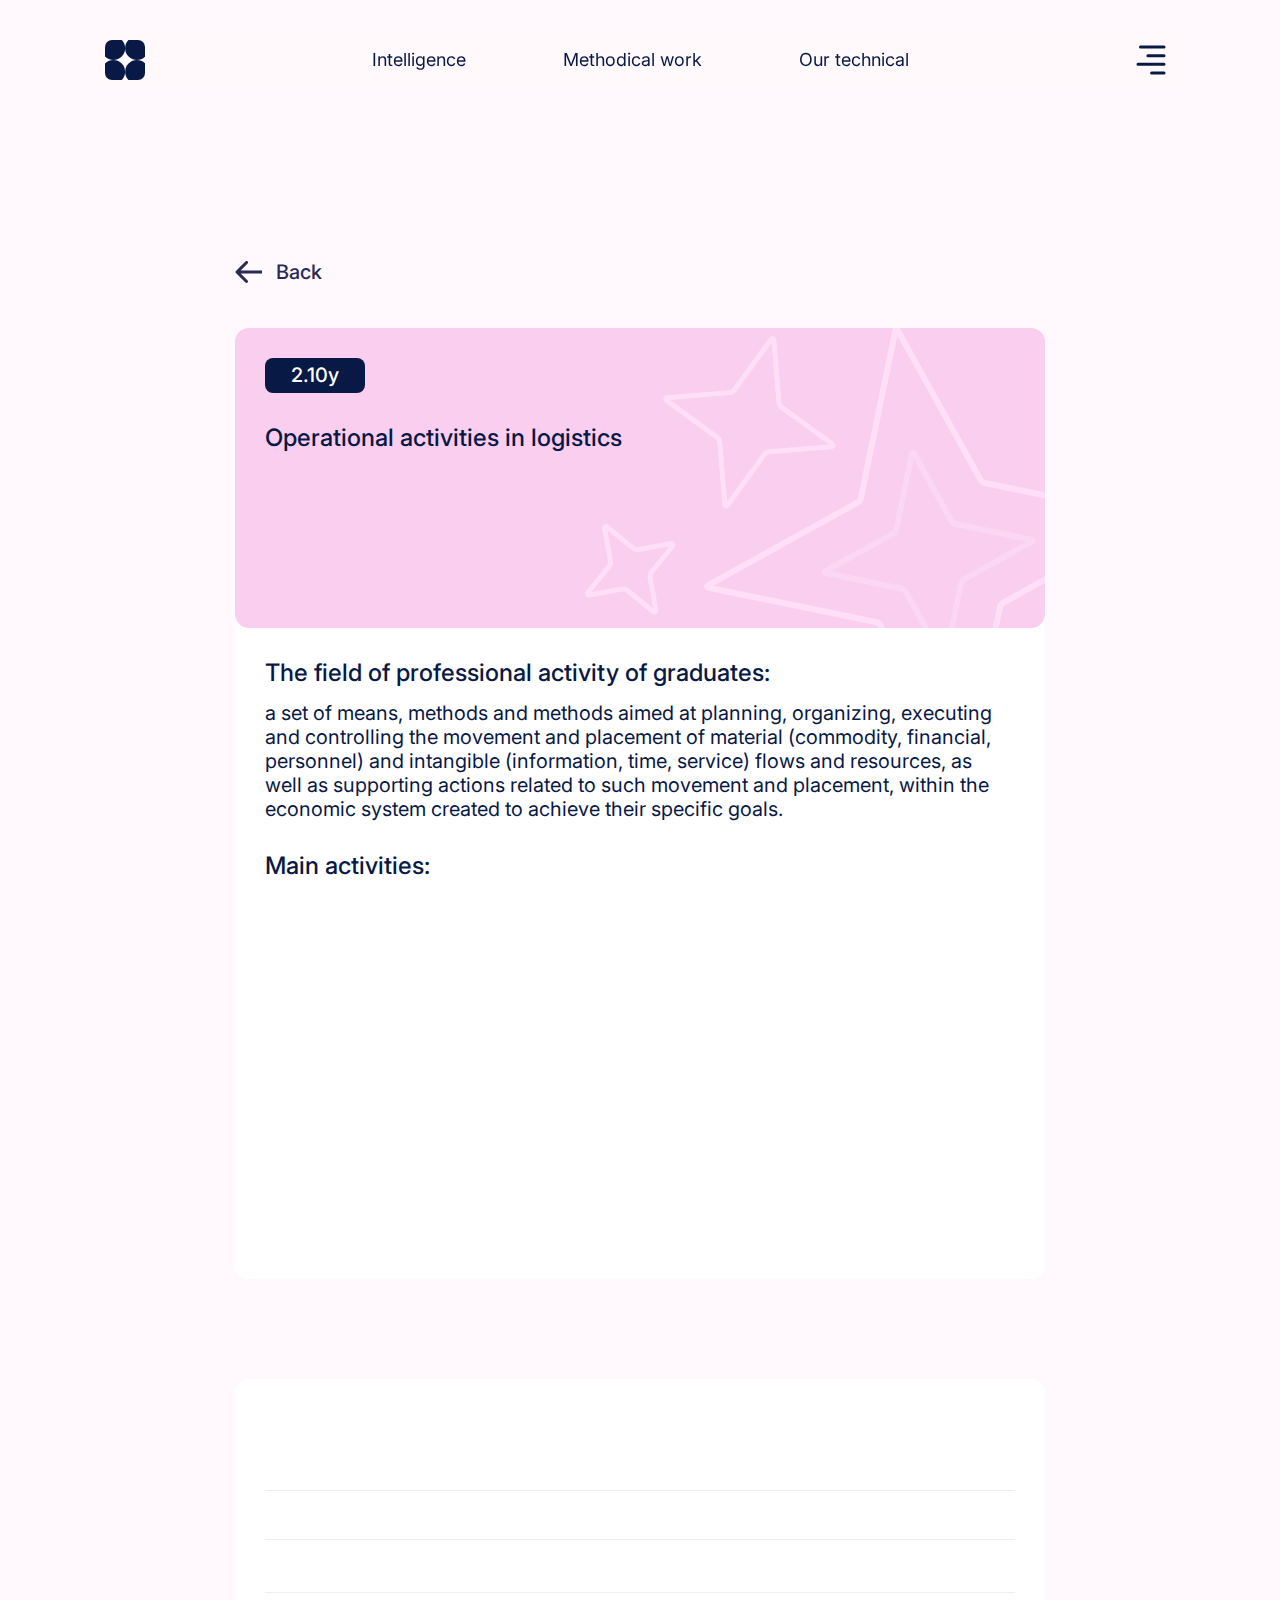
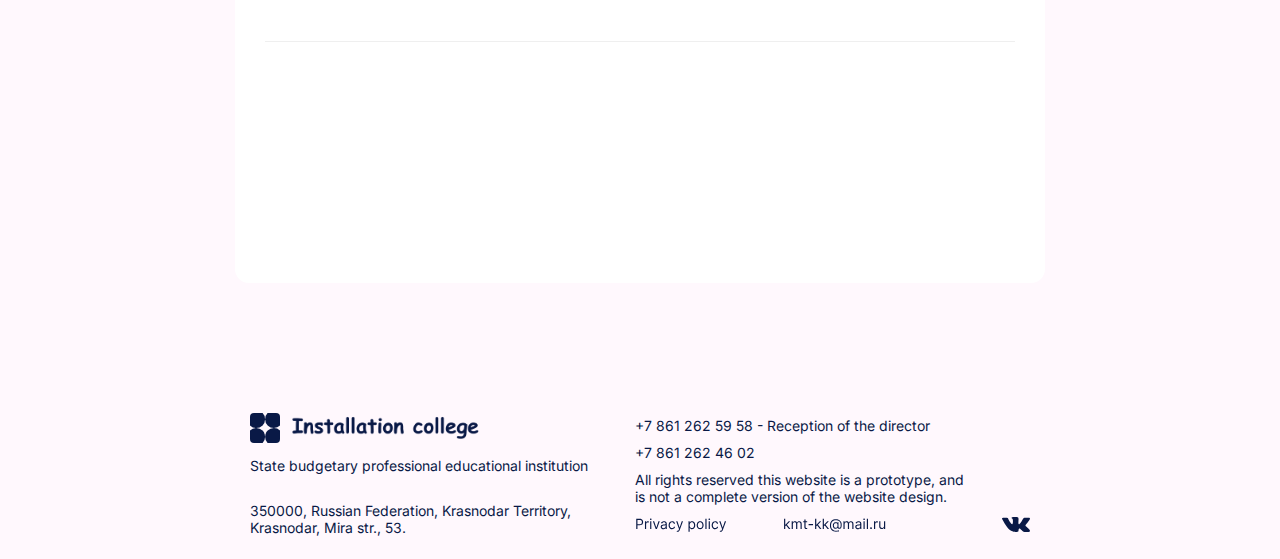
<file: Speciality-pages/Operational-activities.html>
<!DOCTYPE html>
<html lang="en">

<head>
    <meta charset="UTF-8">
    <meta http-equiv="X-UA-Compatible" content="IE=edge">
    <meta name="viewport" content="width=device-width, initial-scale=1.0">
    <title>KMT Operational activities</title>
    <link rel="stylesheet" href="../Styles/Operational-activities.css">
    <link rel="icon" href="../KMT-Logo-Types/Mini-logo-web.svg" type="image/x-icon">
    <link rel="preconnect" href="https://fonts.googleapis.com">
    <link rel="preconnect" href="https://fonts.gstatic.com" crossorigin>
    <link href="https://fonts.googleapis.com/css2?family=Inter:wght@100;200;400;300;600&display=swap" rel="stylesheet">
    <script src="https://cdnjs.cloudflare.com/ajax/libs/jquery/3.7.0/jquery.min.js"
        integrity="sha512-3gJwYpMe3QewGELv8k/BX9vcqhryRdzRMxVfq6ngyWXwo03GFEzjsUm8Q7RZcHPHksttq7/GFoxjCVUjkjvPdw=="
        crossorigin="anonymous" referrerpolicy="no-referrer"></script>

</head>

<body>
    <div class="header anim">
        <div class="header-cont">
            <div id="llogo" style="cursor: pointer;" onclick="location.href='../index.html'"></div>
            <div class="Main-logo" id="Main-logo" style="cursor: pointer;" onclick="location.href='./index.html'">
            </div>

            <div class="three-filter">
                <div class="first">
                    <div class="first-word" style="cursor: pointer;" onclick="location.href='./index.html'">
                        <p>Intelligence</p>
                    </div>
                </div>

                <div class="second">
                    <div class="second-word" style="cursor: pointer;" onclick="location.href='./Home.html'">
                        <p>Methodical work</p>
                    </div>
                </div>

                <div class="third">
                    <div class="third-word" style="cursor: pointer;" onclick="location.href='./index.html'">
                        <p>Our technical</p>
                    </div>
                </div>
            </div>

            <div class="Menu" id="open-modal" style="cursor: pointer;">
                <div class="Menu-imge">
                    <img src="../KMT-Logo-Types/Menu-icon.svg" alt="">
                </div>
            </div>
        </div>
    </div>


    <div class="main-container">
        <div class="back-btn" style="cursor: pointer;" onclick="history.back(-1)">
            <div class="back-ico">
                <img src="../KMT-Logo-Types/Svg-back.svg" alt="-" srcset="" class="back-svgs" id="svsgs">
            </div>
            <div class="back-text" id="bcak-tts">
                <p>Back</p>
            </div>
        </div>

        <div class="main-block" style="cursor: default;">
            <div class="top-block-img" id="top-block-imge">
                <div class="img-container">
                    <div class="img-top-year">
                        <p>2.10y</p>
                    </div>

                    <div class="img-under-year-text">

                        <!-- Edits blocks -->
                        <p>Operational activities in logistics</p>
                    </div>
                </div>
            </div>
            <div class="main-block-container">
                <div class="main-block-text">
                    <p class="text Mains anims">The field of professional activity of graduates:</p>

                    <!-- Edits blocks -->
                    <p class="text anims">a set of means, methods and methods aimed at planning, organizing, executing and controlling the movement and placement of material (commodity, financial, personnel) and intangible (information, time, service) flows and resources, as well as supporting actions related to such movement and placement, within the economic system created to achieve their specific goals.</p>

                    <p class="text Mains anims">Main activities:</p>

                    <!-- Edits blocks -->
                    <p class="text anims">- planning and organization of the logistics process in organizations (divisions) of various fields of activity;</p>
                    <p class="text anims">- management of logistics processes in procurement, production and distribution;</p>
                    <p class="text anims">- optimization of the resources of the organization (departments) related to the management of material and non-material flows;</p>
                    <p class="text anims">- evaluation of the efficiency of logistics systems and control of logistics operations.</p>

                    <p class="text Mains anims">Places of employment:</p>

                    <!-- Edits blocks -->
                    <p class="text anims" id="end">transport organizations, enterprises in the field of sales, procurement, warehouses, retail chains, logistics companies.</p>
                </div>
            </div>
        </div>

        <div class="table" style="cursor: default;">
            <div class="table-container">
                <div class="table-top-name anims">
                    <p>Educational base</p>
                    <p>Qualification</p>
                    <p>training time</p>
                </div>
                <div class="etime anims">
                    <p>Full-time education</p>
                </div>
                <div class="education-block">
                    <div class="education-content anims">
                        <p>Basic education (grades 9)</p>

                        <!-- Edits blocks -->
                        <p class="middle-proff anims">Technician</p>
                        <p>2 years 10 months</p>
                    </div>
                </div>
                <div class="etime anims">
                    <p id="sec-table">Correspondence form of study</p>
                </div>
                <div class="education-block">
                    <div class="education-content anims">
                        <p>Basic education (grades 11)</p>

                        <!-- Edits blocks -->
                        <p class="middle-proff anims">Technician</p>
                        <p>2 years 10 months</p>
                    </div>
                </div>



                <p class="text Mains anims">Documents required for admission:</p>

                <div class="textdot anims" id="dot">
                    <img class="simdot" src="../KMT-Logo-Types/simple-dot.svg" alt="">
                    <p class="text anims">application for admission addressed to the director</p>
                </div>

                <div class="textdot anims" id="dot">
                    <img class="simdot" src="../KMT-Logo-Types/simple-dot.svg" alt="">
                    <p class="text anims">identity document(s), citizenship</p>
                </div>

                <div class="textdot anims" id="dot">
                    <img class="simdot" src="../KMT-Logo-Types/simple-dot.svg" alt="">
                    <p class="text anims">education document</p>
                </div>

                <div class="textdot anims" id="dot">
                    <img class="simdot" id="end-dot" src="../KMT-Logo-Types/simple-dot.svg" alt="">
                    <p class="text anims" id="end">4 photos in 3x4 format</p>
                </div>
            </div>
        </div>
    </div>

    <div class="footer" style="cursor: default;">
        <div class="footer-container">
            <div class="footer-two-conts">
                <div class="left-cont">
                    <div class="logo-settings" style="cursor: pointer;" onclick="location.href='../index.html'">
                        <div class="left-logo">
                            <img id="left-logo" src="../KMT-Logo-Types/KMT-Main-Logo.svg" alt="">
                        </div>
                        <div class="left-logo-tetx">
                            <img id="left-logo-text" src="../KMT-Logo-Types/Home Main.png" alt="">
                        </div>
                    </div>


                    <div class="under-logo-text">
                        <p>State budgetary professional educational institution</p>
                    </div>

                    <div class="reg-code">
                        <p>350000, Russian Federation, Krasnodar Territory, Krasnodar, Mira str., 53.</p>
                    </div>
                </div>

                <div class="right-container">
                    <div class="right-text-cont">
                        <p>+7 861 262 59 58 - Reception of the director</p>
                        <p>+7 861 262 46 02</p>
                        <p>All rights reserved this website is a prototype, and is not a complete version of the website
                            design.</p>

                        <div class="three-reg-info" id="three-reg-info" style="cursor: pointer;">
                            <a href="https://vk.com/kmt_krd">
                                <img src="../KMT-Logo-Types/footer-leng.svg" alt="">
                            </a>
                        </div>
                    </div>
                </div>
            </div>
        </div>
    </div>
    <script src="../Scripts/Animations.js"></script>
    <script src="../Scripts/Once-load-anim.js"></script>
</body>

</html>
</file>
<file: Styles/Home.css>
* {
    margin: 0;
    padding: 0;
    box-sizing: border-box;
    font-family: Inter, sans-serif;

    -webkit-box-sizing: border-box;
    -moz-box-sizing: border-box;
    box-sizing: border-box;

    scroll-behavior: smooth;
}

::-webkit-scrollbar {
    width: 0;
}

body {
    background-color: #FFF8FD;
}


/* Header Styles */

.header {
    height: 60px;
    width: 1226px;
    border-radius: 14px;
    margin-left: auto;
    margin-right: auto;
    margin-top: 30px;
    justify-content: space-between;

    background: rgba(255, 250, 250, 0.40);
    backdrop-filter: blur(20px);
}

.header-cont {
    padding-top: 10px;
    padding-left: 10px;

    justify-content: space-between;
    display: flex;
    width: 1215px;
}

#llogo {
    border-radius: 7px;

    position: relative;
    z-index: 1;
    transition: 0.2s;
    scale: 100%;

    background-image: url(../KMT-Logo-Types/KMT-Main-Logo.svg);
    height: 40px;
    width: 40px;
}

#llogo:hover {
    scale: 102%;
    background-image: url(../KMT-Logo-Types/Gif-logo.gif);
    /* filter: invert(42%) sepia(3%) saturate(1352%) hue-rotate(87deg) brightness(199%) contrast(119%); */
}

#logo-imge:hover .Main-logo {
    display: hidden;
}

.three-filter {
    display: flex;
    width: 537px;
    justify-content: space-between;
    margin-top: 9px;
    margin-bottom: auto;

    margin-left: auto;
    margin-right: auto;
}

.three-filter p {
    color: #091946;
    font-size: 18px;
    font-weight: 400;
    text-align: center;

    position: relative;
    z-index: 1;
    transition: 0.6s;
    scale: 100%;
}

.three-filter p:hover {
    scale: 101%;
    color: #415385;
}

.Menu-imge {
    padding-top: 5px;
}










.comt-menu {
    height: 500px;
    width: 282px;
    background-color: #FFFFFF;
    border-radius: 14px;
    border: 1px solid #EFEFEF;

    position: relative;
    right: 12px;
    top: -70px;
    z-index: 3;

    visibility: hidden;
    opacity: 0;

    transition: opacity .5s, visibility .6s;
}

.comt-menu.open {
    visibility: visible;
    opacity: 1;
}

.cont-mnu-contain {
    width: 242px;
    margin-left: auto;
    margin-right: auto;
    z-index: 999;

    transform: scale(0.97);
    transition: transform .8s;
}

.comt-menu.open .cont-mnu-contain {
    transform: scale(1);
}

.close-btn {
    position: relative;
    top: 20px;
    left: 231px;
    height: 31px;
    width: 31px;
    border-radius: 100px;
    background-color: #FFFFFF;

    position: relative;
    z-index: 1;
    transition: 0.5s;
}

.close-btn:hover {
    background-color: #FAFAFA;
}

.close-ico {
    display: flex;
    justify-content: center;
    align-items: center;
    align-self: center;
    padding-top: 8px;
}











/* Main Conteiner Settings */

.background-vectors {
    background-image: url(../KMT-Logo-Types/Main-vector.svg);
    background-size: 104%;
    background-repeat: no-repeat;
    background-position: center center;

    height: 100vh;
    width: 100%;
    z-index: -100;
    position: fixed;

    margin-top: -40px;


    transition: 2.2s;
}

.main-container {
    width: 810px;
    margin-left: auto;
    margin-right: auto;
    height: 1000px;
}

.main-college {
    padding-top: 180px;
}

.college-imge {
    margin-left: auto;
    margin-right: auto;

    width: 686px;
    height: 94px;
}

.under-main {
    margin-left: auto;
    margin-right: auto;
    display: flex;
    color: #091946;
    flex-direction: column;
    flex-shrink: 0;

    text-align: center;
    font-size: 24px;
    font-weight: 600;
    width: 551px;
    padding-top: 2px;
}

.any-questions-cont {
    width: 396px;
    height: 150px;
    margin-left: auto;
    margin-right: auto;

    padding-top: 76px;
}

.any-questions-text {
    color: #091946;
    font-size: 20px;
    text-align: center;
    font-weight: 500;
    margin-left: auto;
    margin-left: auto;

    padding-bottom: 20px;
}

.two-buttons {
    margin-left: auto;
    margin-right: auto;

    display: flex;
    justify-content: space-around;

    padding-bottom: 20px;
}

.left-button {
    height: 60px;
    width: 188px;
    flex-shrink: 0;

    border-radius: 14px;
    background-color: #091946;

    position: relative;
    z-index: 1;
    transition: 0.4s;
    scale: 100%;
}

.left-button:hover {
    background-color: #2C3E72;
    scale: 101%;
}

.left-button:active {
    scale: 97%;
}

.left-button-text {
    color: #FFFFFF;
    text-align: center;
    font-size: 20px;
    font-weight: 400;

    padding-top: 17px;
    padding-bottom: 18px;
}

.font-dec {
    text-decoration: none;
}

.right-button {
    height: 60px;
    width: 188px;
    flex-shrink: 0;

    border-radius: 14px;

    border: 4px solid #091946;

    position: relative;
    z-index: 1;
    transition: 0.4s;
    scale: 100%;
}

.right-button:hover {
    border: 4px solid #2C3E72;
    scale: 101%;
}

.right-button:active {
    scale: 97%;
}

.right-button-text {
    color: #091946;
    text-align: center;
    font-size: 20px;
    font-weight: 400;

    padding-top: 15px;
}

.under-buttons {
    color: #091946;
    margin-left: auto;
    margin-right: auto;
    justify-content: center;
    text-align: center;

    font-size: 20px;
    font-weight: 500;
    text-decoration-line: underline;
}


/* Second White Row Settings */

.second-container {
    width: 100%;
    height: 224px;
    background-color: #FFFFFF;
}

.second-inside-container {
    width: 830px;
    height: 97px;

    margin-left: auto;
    margin-right: auto;

    display: flex;

    align-items: center;
    justify-content: center;
    flex-direction: column;
    flex-wrap: wrap;
    align-content: space-between;

    padding-top: 120px;
}

.middle-line {
    width: 2px;
    height: 100px;
    flex-shrink: 0;

    background-color: #B0B8EA;
}


/* Third Container with blocks settings */

.third-container {

    width: 100%;
    background-color: #FFF8FD;
}

.third-inside-container {
    width: 810px;
    margin-left: auto;
    margin-right: auto;
}

.container-name {
    width: 725px;
    height: 100px;

    margin-left: auto;
    margin-right: auto;

    justify-content: center;
    align-items: center;

    padding-top: 74px;
    padding-bottom: 100px;
}

.cllum-blocks-container {
    padding-top: 80px;

    display: flex;
    justify-content: space-between;
    flex-wrap: wrap;
}


/* Blcoks settings */

.block {
    height: 300px;
    width: 395px;
    flex-shrink: 0;

    border-radius: 24px;
    border: 2px solid rgba(249, 206, 238, 0.50);
    background: #F9CEEE;

    background-image: url(../KMT-Logo-Types/Cards-imges/1.svg);
    background-size: 100%;
    background-position: center;
    background-repeat: no-repeat;
    background-position: bottom 0% right 0%;

    position: relative;
    z-index: 1;
    transition: 0.7s;
    scale: 100%;

    margin-bottom: 20px;

    display: none;
}

.block:hover {
    scale: 101%;
}

.block:active {
    scale: 97%;
}

.block:hover .block-name p {
    color: #2C3E72;
}

.block:hover .left-year {
    background: #2C3E72;
}

.block-container {
    height: 240px;
    width: 330px;

    padding-top: 30px;
    padding-left: 30px;

    max-height: 240px;
}

.block-name p {
    width: 285px;
    height: 60px;
    display: flex;
    flex-direction: column;
    flex-shrink: 0;

    color: #091946;
    font-size: 24px;
    font-weight: 500;

    margin-bottom: 14px;

    position: relative;
    z-index: 1;
    transition: 0.7s;
    scale: 100%;
}

.block-discription p {
    width: 330px;
    height: 132px;
    display: flex;
    flex-direction: column;
    flex-shrink: 0;

    color: #091946;
    font-size: 20px;
}

.bottom-block-cont {
    height: 35px;
    width: 304px;

    display: flex;
    max-height: 35px;
}

.left-year {
    width: 100px;
    height: 35px;
    flex-shrink: 0;

    border-radius: 8px;
    background: #091946;

    position: relative;
    z-index: 1;
    transition: 0.7s;
    scale: 100%;
}

.left-year-text {
    color: #FFFFFF;
    text-align: center;
    font-size: 20px;
    font-weight: 500;

    padding-top: 6px;
}

.duration-time p {
    margin-left: 14px;

    display: flex;
    flex-direction: column;
    flex-shrink: 0;

    color: #091946;
    font-size: 14px;

    font-weight: 500;
    padding-top: 7px;
}

#block2 {
    background: #B9F3E4;
    background-image: url(../KMT-Logo-Types/Cards-imges/2.svg);
    background-size: 100%;
    background-position: center;
    background-repeat: no-repeat;
    background-position: bottom 0% right 0%;
    border: 2px solid rgba(185, 243, 228, 0.50);
}

#block3 {
    background: #FFD9C0;
    background-image: url(../KMT-Logo-Types/Cards-imges/3.svg);
    background-size: 100%;
    background-position: center;
    background-repeat: no-repeat;
    background-position: bottom 0% right 0%;
    border: 2px solid #ffe5d4;
}

#block4 {
    background: #DEE5FF;
    background-image: url(../KMT-Logo-Types/Cards-imges/4.svg);
    background-size: 100%;
    background-position: center;
    background-repeat: no-repeat;
    background-position: bottom 0% right 0%;
    border: 2px solid #e5eafe;
}

#block5 {
    background: #FFF6BC;
    background-image: url(../KMT-Logo-Types/Cards-imges/5.svg);
    background-size: 100%;
    background-position: center;
    background-repeat: no-repeat;
    background-position: bottom 0% right 0%;
    border: 2px solid #fcf5c8;
}

#block6 {
    background: #FFD9C0;
    background-image: url(../KMT-Logo-Types/Cards-imges/7.svg);
    background-size: 100%;
    background-position: center;
    background-repeat: no-repeat;
    background-position: bottom 0% right 0%;
    border: 2px solid #ffe5d4;
}

#block7 {
    background: #B9F3E4;
    background-image: url(../KMT-Logo-Types/Cards-imges/6.svg);
    background-size: 100%;
    background-position: center;
    background-repeat: no-repeat;
    background-position: bottom 0% right 0%;
    border: 2px solid rgba(185, 243, 228, 0.50);
}

#block8 {
    background: #F9CEEE;
    background-image: url(../KMT-Logo-Types/Cards-imges/8.svg);
    background-size: 100%;
    background-position: center;
    background-repeat: no-repeat;
    background-position: bottom 0% right 0%;
    border: 2px solid rgba(249, 206, 238, 0.50);
}

#block9 {
    background: #B0B8EA;
    background-image: url(../KMT-Logo-Types/Cards-imges/9.svg);
    background-size: 100%;
    background-position: center;
    background-repeat: no-repeat;
    background-position: bottom 0% right 0%;
    border: 2px solid #bec5ef;
}

#block10 {
    background: #FFF6BC;
    background-image: url(../KMT-Logo-Types/Cards-imges/10.svg);
    background-size: 100%;
    background-position: center;
    background-repeat: no-repeat;
    background-position: bottom 0% right 0%;
    border: 2px solid #fcf5c8;

    margin-bottom: 50px;
}

.load-btn {
    margin-left: auto;
    margin-right: auto;
    justify-content: center;
    align-items: center;
    display: flex;

    padding-bottom: 100px;
    padding-top: 50px;
}

.load-more {
    height: 60px;
    width: 200px;
    flex-shrink: 0;

    border-radius: 14px;
    border: 4px solid #091946;
    background-color: #FFF8FD;

    color: #091946;
    font-size: 20px;
    font-weight: 500;

    position: relative;
    z-index: 1;
    transition: 0.7s;
    scale: 100%;
}

.load-more:hover{
    scale: 101%;

    border: 4px solid #415385;
    color: #415385;
}

.load-more:active {
    scale: 97%;
}



/* Four container form and google map */

.four-container {
    width: 100%;
    height: 1000px;
    background-color: #DEE5FF;
}

.four-container-inside {
    width: 810px;
    margin-left: auto;
    margin-right: auto;
}

.form-and-map-block {
    padding-top: 189px;

    display: flex;
    justify-content: space-between;
}

.left-form {
    width: 395px;
}

.jek {
    margin-left: auto;
    margin-right: auto;
    height: 20px;
    width: 10px;
    position: relative;
    top: 120px;
}

.top-name-form p {
    color: #091946;
    text-align: center;
    font-size: 32px;
    font-weight: 600;
}

.form-cont {
    height: 218px;
    padding-top: 100px;
}

.form-name-cont {
    color: #091946;
    font-size: 20px;
    margin-left: auto;
}

/* Form settings */

.textboxserch {
    height: 70px;
    width: 395px;
    border: none;
    outline: none;
    border-bottom: 2px solid #162A60;
    background-color: #DEE5FF;

    margin-bottom: 54px;
}

.fir-block input::placeholder {
    color: #091946;
    font-size: 20px;
}

.fir-block input {
    color: #091946;
    font-size: 20px;
}

.sub-button {
    justify-content: center;
    align-items: center;
    display: flex;
}

.main-but:hover {
    scale: 101%;
    background: #162A60;
}

.main-but:active{
    scale: 80%;
}

.main-but {
    -webkit-appearance: none;
    -moz-appearance: none;
    appearance: none;
    border: 0;
    border-radius: 0;
    background: #091946;
    height: 60px;
    width: 240px;
    border-radius: 14px;
    margin-top: 145px;

    position: relative;
    z-index: 1;
    transition: 0.7s;
    scale: 100%;
}

#text-in-button {
    color: #FFFFFF;
    font-size: 20px;
    font-weight: 500;
}

.rigth-map {
    max-width: 395px;
    max-height: 622px;
}

iframe {
    width: 395px;
    height: 622px;
    border-radius: 24px;
}




/* Footer settings */

.footer {
    height: 176px;
    width: 100%;
    flex-shrink: 0;
    background: #FFF8FD;
}

.footer-container {
    width: 780px;
    margin-left: auto;
    margin-right: auto;
}

.footer-two-conts {
    display: flex;
    justify-content: space-between;
    align-items: flex-end;
}

.left-cont {
    width: 365px;
    padding-top: 30px;
}

.logo-settings {
    display: flex;
    margin-bottom: 10px;
}

#left-logo {
    height: 30px;
    width: 30px;
    border-radius: 4px;
}

#left-logo-text {
    height: 26px;
    width: 191px;
    margin-left: 10px;
}

.under-logo-text p {
    display: flex;
    width: 365px;
    height: 45px;
    flex-direction: column;
    flex-shrink: 0;
    color: #091946;
    font-size: 14px;
}

.reg-code p {
    width: 365px;
    display: flex;
    flex-direction: column;
    flex-shrink: 0;
    color: #091946;
    font-size: 14px;
}

.right-container {
    width: 395px;
    max-width: 395px;
}

.right-text-cont {
    width: 332px;
    max-width: 395px;
}

.right-text-cont p {
    display: flex;
    width: 332px;
    flex-direction: column;
    flex-shrink: 0;
    color: #091946;
    font-size: 14px;

    padding-bottom: 10px;
    max-width: 332px;
}

#three-reg-info {
    width: 320px;
}

.block-cont {
    display: flex;
    width: 320px;
    max-width: 320px;
}


/* Animations settings */
.anim{
    opacity: 0;
    transition: 1s;
}

.anim.show{
    opacity: 1;
    transition: 1.2s;
}







/* Adaptation scales */

@media screen and (max-width: 1550px) {
    .header {
        max-width: 85.2%;
        max-height: 2%;
        margin-left: auto;
        margin-right: auto;
    }

    .header-cont {
        max-width: 98.2%;
    }

    .background-vectors {
        background-image: url(../KMT-Logo-Types/Main-vector.svg);
        background-size: 147%;
        background-repeat: no-repeat;
        background-position: center center;
    
        height: 100vh;
        width: 100%;
        z-index: -100;
        position: fixed;
    
        margin-top: -40px;
    }
}
</file>
<file: Styles/About-us.css>
* {
    margin: 0;
    padding: 0;
    box-sizing: border-box;
    font-family: Inter, sans-serif;

    -webkit-box-sizing: border-box;
    -moz-box-sizing: border-box;
    box-sizing: border-box;

    scroll-behavior: smooth;
}

::-webkit-scrollbar {
    width: 0;
}

body {
    background-color: #FFF8FD;
}


/* Header Styles */

.header {
    height: 60px;
    width: 1226px;
    border-radius: 14px;
    margin-left: auto;
    margin-right: auto;
    margin-top: 30px;
    justify-content: space-between;

    background: rgba(255, 250, 250, 0.40);
    backdrop-filter: blur(20px);
}

.header-cont {
    padding-top: 10px;
    padding-left: 10px;

    justify-content: space-between;
    display: flex;
    width: 1215px;
}

#llogo {
    border-radius: 7px;

    position: relative;
    z-index: 1;
    transition: 0.2s;
    scale: 100%;

    background-image: url(../KMT-Logo-Types/KMT-Main-Logo.svg);
    height: 40px;
    width: 40px;
}

#llogo:hover {
    scale: 102%;
    background-image: url(../KMT-Logo-Types/Gif-logo.gif);
    /* filter: invert(42%) sepia(3%) saturate(1352%) hue-rotate(87deg) brightness(199%) contrast(119%); */
}

#logo-imge:hover .Main-logo {
    display: hidden;
}

.three-filter {
    display: flex;
    width: 537px;
    justify-content: space-between;
    margin-top: 9px;
    margin-bottom: auto;

    margin-left: auto;
    margin-right: auto;
}

.three-filter p {
    color: #091946;
    font-size: 18px;
    font-weight: 400;
    text-align: center;

    position: relative;
    z-index: 1;
    transition: 0.6s;
    scale: 100%;
}

.three-filter p:hover {
    scale: 101%;
    color: #415385;
}

.Menu-imge {
    padding-top: 5px;
}


/* Main block settings */

.back-btn {
    display: flex;
    margin-bottom: 40px;
    width: 11%;

    position: relative;
    z-index: 1;
    transition: 0.5s;
}

#bcak-tts {
    position: relative;
    z-index: 1;
    transition: 0.5s;
}

.back-text {
    font-size: 20px;
    font-weight: 500;
    color: #282A54;
    margin-left: 14px;

    position: relative;
    z-index: 1;
    transition: 0.5s;
}

.back-btn:hover {
    scale: 103%;
}

.back-btn:hover #bcak-tts {
    margin-left: 7px;
}

.back-btn:active {
    scale: 77%;
}

.main-container {
    margin-left: auto;
    margin-right: auto;

    width: 810px;

    padding-top: 170px;
}

.main-block {
    width: 810px;
    flex-shrink: 0;
    border-radius: 14px;
    background: #FFFFFF;

    margin-bottom: 100px;
}


.img-container {
    width: 365px;

    padding-left: 30px;
    padding-top: 30px;
}

.img-top-year {
    width: 100px;
    height: 35px;
    flex-shrink: 0;

    border-radius: 8px;
    background: #091946;
}

.img-top-year p {
    color: #FFFFFF;
    text-align: center;
    font-size: 20px;
    font-weight: 500;

    padding-top: 5px;
}

.img-under-year-text {
    height: 110px;
    width: 365px;

    display: flex;
    flex-direction: column;
    flex-shrink: 0;

    color: #091946;
    font-size: 24px;
    font-weight: 500;

    padding-top: 30px;
}

.main-block-container {
    padding-left: 30px;
    width: 776px;
}

.text.Mains {
    padding-top: 30px;
    color: #091946;
    font-size: 24px;
    font-weight: 500;
}

.text {
    padding-top: 14px;
    color: #091946;
    font-size: 20px;
    font-weight: 400;
}

#end {
    padding-bottom: 30px;
}

.table {
    width: 810px;
    flex-shrink: 0;
    border-radius: 14px;
    background: #FFFFFF;

    margin-top: 100px;
    margin-bottom: 100px;
}

.table-container {
    padding-left: 30px;

    width: 750px;
}

.table-top-name {
    display: flex;
    justify-content: space-between;
    padding-top: 30px;
}

.table-top-name p {
    color: #091946;
    font-size: 24px;
    font-weight: 500;
}

.etime p {
    color: #091946;

    padding-left: 280px;
    font-size: 20px;
    font-weight: 500;

    padding-top: 14px;
    padding-bottom: 14px;
}

.education-block {
    width: 750px;
    height: 50px;
    flex-shrink: 0;

    border-bottom: 1px solid #EFEFEF;
    border-top: 1px solid #EFEFEF;
}

.education-content {
    display: flex;

    padding-top: 11px;
}

.middle-proff {
    padding-left: 69px;
    padding-right: 147px;
}

.education-content p {
    flex-direction: column;
    flex-shrink: 0;

    color: #091946;
    font-size: 20px;
}



/* Footer settings */

.footer {
    height: 176px;
    width: 100%;
    flex-shrink: 0;
    background: #FFF8FD;
}

.footer-container {
    width: 780px;
    margin-left: auto;
    margin-right: auto;
}

.footer-two-conts {
    display: flex;
    justify-content: space-between;
    align-items: flex-end;
}

.left-cont {
    width: 365px;
    padding-top: 30px;
}

.logo-settings {
    display: flex;
    margin-bottom: 10px;
}

#left-logo {
    height: 30px;
    width: 30px;
    border-radius: 4px;
}

#left-logo-text {
    height: 26px;
    width: 191px;
    margin-left: 10px;
}

.under-logo-text p {
    display: flex;
    width: 365px;
    height: 45px;
    flex-direction: column;
    flex-shrink: 0;
    color: #091946;
    font-size: 14px;
}

.reg-code p {
    width: 365px;
    display: flex;
    flex-direction: column;
    flex-shrink: 0;
    color: #091946;
    font-size: 14px;
}

.right-container {
    width: 395px;
    max-width: 395px;
}

.right-text-cont {
    width: 332px;
    max-width: 395px;
}

.right-text-cont p {
    display: flex;
    width: 332px;
    flex-direction: column;
    flex-shrink: 0;
    color: #091946;
    font-size: 14px;

    padding-bottom: 10px;
    max-width: 332px;
}

#three-reg-info {
    width: 320px;
}

.block-cont {
    display: flex;
    width: 320px;
    max-width: 320px;
}

.textdot {
    display: flex;
}

.simdot {
    padding-top: 15px;
    padding-right: 14px;
}

#end-dot {
    margin-top: -34px;
}

/* Adaptation scales */

@media screen and (max-width: 1550px) {
    .header {
        max-width: 85.2%;
        max-height: 2%;
        margin-left: auto;
        margin-right: auto;
    }

    .header-cont {
        max-width: 98.2%;
    }
}

/* Animations settings */
.anim{
    opacity: 0;
    transition: 1s;
}

.anim.show{
    opacity: 1;
    transition: 1.2s;
}

.anims{
    opacity: 0;
    transition: 1s;
}

.anims.shows{
    opacity: 1;
    transition: 1.2s;
}



/* Needs block page settings */

.top-block-img {
    width: 810px;
    height: 300px;
    flex-shrink: 0;

    border-radius: 14px;
    background: #DEE5FF;
}

#top-block-imge {
    background-image: url(../KMT-Logo-Types/Spec-pages-imges/About-us.svg);
}
</file>
<file: Styles/Construction-and-operation.css>
* {
    margin: 0;
    padding: 0;
    box-sizing: border-box;
    font-family: Inter, sans-serif;

    -webkit-box-sizing: border-box;
    -moz-box-sizing: border-box;
    box-sizing: border-box;

    scroll-behavior: smooth;
}

::-webkit-scrollbar {
    width: 0;
}

body {
    background-color: #FFF8FD;
}


/* Header Styles */

.header {
    height: 60px;
    width: 1226px;
    border-radius: 14px;
    margin-left: auto;
    margin-right: auto;
    margin-top: 30px;
    justify-content: space-between;

    background: rgba(255, 250, 250, 0.40);
    backdrop-filter: blur(20px);
}

.header-cont {
    padding-top: 10px;
    padding-left: 10px;

    justify-content: space-between;
    display: flex;
    width: 1215px;
}

#llogo {
    border-radius: 7px;

    position: relative;
    z-index: 1;
    transition: 0.2s;
    scale: 100%;

    background-image: url(../KMT-Logo-Types/KMT-Main-Logo.svg);
    height: 40px;
    width: 40px;
}

#llogo:hover {
    scale: 102%;
    background-image: url(../KMT-Logo-Types/Gif-logo.gif);
    /* filter: invert(42%) sepia(3%) saturate(1352%) hue-rotate(87deg) brightness(199%) contrast(119%); */
}

#logo-imge:hover .Main-logo {
    display: hidden;
}

.three-filter {
    display: flex;
    width: 537px;
    justify-content: space-between;
    margin-top: 9px;
    margin-bottom: auto;

    margin-left: auto;
    margin-right: auto;
}

.three-filter p {
    color: #091946;
    font-size: 18px;
    font-weight: 400;
    text-align: center;

    position: relative;
    z-index: 1;
    transition: 0.6s;
    scale: 100%;
}

.three-filter p:hover {
    scale: 101%;
    color: #415385;
}

.Menu-imge {
    padding-top: 5px;
}


/* Main block settings */

.back-btn {
    display: flex;
    margin-bottom: 40px;
    width: 11%;

    position: relative;
    z-index: 1;
    transition: 0.5s;
}

#bcak-tts {
    position: relative;
    z-index: 1;
    transition: 0.5s;
}

.back-text {
    font-size: 20px;
    font-weight: 500;
    color: #282A54;
    margin-left: 14px;

    position: relative;
    z-index: 1;
    transition: 0.5s;
}

.back-btn:hover {
    scale: 103%;
}

.back-btn:hover #bcak-tts {
    margin-left: 7px;
}

.back-btn:active {
    scale: 77%;
}

.main-container {
    margin-left: auto;
    margin-right: auto;

    width: 810px;

    padding-top: 170px;
}

.main-block {
    width: 810px;
    flex-shrink: 0;
    border-radius: 14px;
    background: #FFFFFF;
}


.img-container {
    width: 365px;

    padding-left: 30px;
    padding-top: 30px;
}

.img-top-year {
    width: 100px;
    height: 35px;
    flex-shrink: 0;

    border-radius: 8px;
    background: #091946;
}

.img-top-year p {
    color: #FFFFFF;
    text-align: center;
    font-size: 20px;
    font-weight: 500;

    padding-top: 5px;
}

.img-under-year-text {
    height: 110px;
    width: 365px;

    display: flex;
    flex-direction: column;
    flex-shrink: 0;

    color: #091946;
    font-size: 24px;
    font-weight: 500;

    padding-top: 30px;
}

.main-block-container {
    padding-left: 30px;
    width: 776px;
}

.text.Mains {
    padding-top: 30px;
    color: #091946;
    font-size: 24px;
    font-weight: 500;
}

.text {
    padding-top: 14px;
    color: #091946;
    font-size: 20px;
    font-weight: 400;
}

#end {
    padding-bottom: 30px;
}

.table {
    width: 810px;
    flex-shrink: 0;
    border-radius: 14px;
    background: #FFFFFF;

    margin-top: 100px;
    margin-bottom: 100px;
}

.table-container {
    padding-left: 30px;

    width: 750px;
}

.table-top-name {
    display: flex;
    justify-content: space-between;
    padding-top: 30px;
}

.table-top-name p {
    color: #091946;
    font-size: 24px;
    font-weight: 500;
}

.etime p {
    color: #091946;

    padding-left: 280px;
    font-size: 20px;
    font-weight: 500;

    padding-top: 14px;
    padding-bottom: 14px;
}

.education-block {
    width: 750px;
    height: 50px;
    flex-shrink: 0;

    border-bottom: 1px solid #EFEFEF;
    border-top: 1px solid #EFEFEF;
}

.education-content {
    display: flex;

    padding-top: 11px;
}

.middle-proff {
    padding-left: 69px;
    padding-right: 147px;
}

.education-content p {
    flex-direction: column;
    flex-shrink: 0;

    color: #091946;
    font-size: 20px;
}



/* Footer settings */

.footer {
    height: 176px;
    width: 100%;
    flex-shrink: 0;
    background: #FFF8FD;
}

.footer-container {
    width: 780px;
    margin-left: auto;
    margin-right: auto;
}

.footer-two-conts {
    display: flex;
    justify-content: space-between;
    align-items: flex-end;
}

.left-cont {
    width: 365px;
    padding-top: 30px;
}

.logo-settings {
    display: flex;
    margin-bottom: 10px;
}

#left-logo {
    height: 30px;
    width: 30px;
    border-radius: 4px;
}

#left-logo-text {
    height: 26px;
    width: 191px;
    margin-left: 10px;
}

.under-logo-text p {
    display: flex;
    width: 365px;
    height: 45px;
    flex-direction: column;
    flex-shrink: 0;
    color: #091946;
    font-size: 14px;
}

.reg-code p {
    width: 365px;
    display: flex;
    flex-direction: column;
    flex-shrink: 0;
    color: #091946;
    font-size: 14px;
}

.right-container {
    width: 395px;
    max-width: 395px;
}

.right-text-cont {
    width: 332px;
    max-width: 395px;
}

.right-text-cont p {
    display: flex;
    width: 332px;
    flex-direction: column;
    flex-shrink: 0;
    color: #091946;
    font-size: 14px;

    padding-bottom: 10px;
    max-width: 332px;
}

#three-reg-info {
    width: 320px;
}

.block-cont {
    display: flex;
    width: 320px;
    max-width: 320px;
}

.textdot {
    display: flex;
}

.simdot {
    padding-top: 15px;
    padding-right: 14px;
}

#end-dot {
    margin-top: -34px;
}

/* Adaptation scales */

@media screen and (max-width: 1550px) {
    .header {
        max-width: 85.2%;
        max-height: 2%;
        margin-left: auto;
        margin-right: auto;
    }

    .header-cont {
        max-width: 98.2%;
    }
}

/* Animations settings */
.anim{
    opacity: 0;
    transition: 1s;
}

.anim.show{
    opacity: 1;
    transition: 1.2s;
}

.anims{
    opacity: 0;
    transition: 1s;
}

.anims.shows{
    opacity: 1;
    transition: 1.2s;
}



/* Needs block page settings */

.top-block-img {
    width: 810px;
    height: 300px;
    flex-shrink: 0;

    border-radius: 14px;
    background: #F9CEEE;
}

#top-block-imge {
    background-image: url(../KMT-Logo-Types/Spec-pages-imges/1.svg);
}
</file>
<file: Styles/Construction-and.css>
* {
    margin: 0;
    padding: 0;
    box-sizing: border-box;
    font-family: Inter, sans-serif;

    -webkit-box-sizing: border-box;
    -moz-box-sizing: border-box;
    box-sizing: border-box;

    scroll-behavior: smooth;
}

::-webkit-scrollbar {
    width: 0;
}

body {
    background-color: #FFF8FD;
}


/* Header Styles */

.header {
    height: 60px;
    width: 1226px;
    border-radius: 14px;
    margin-left: auto;
    margin-right: auto;
    margin-top: 30px;
    justify-content: space-between;

    background: rgba(255, 250, 250, 0.40);
    backdrop-filter: blur(20px);
}

.header-cont {
    padding-top: 10px;
    padding-left: 10px;

    justify-content: space-between;
    display: flex;
    width: 1215px;
}

#llogo {
    border-radius: 7px;

    position: relative;
    z-index: 1;
    transition: 0.2s;
    scale: 100%;

    background-image: url(../KMT-Logo-Types/KMT-Main-Logo.svg);
    height: 40px;
    width: 40px;
}

#llogo:hover {
    scale: 102%;
    background-image: url(../KMT-Logo-Types/Gif-logo.gif);
    /* filter: invert(42%) sepia(3%) saturate(1352%) hue-rotate(87deg) brightness(199%) contrast(119%); */
}

#logo-imge:hover .Main-logo {
    display: hidden;
}

.three-filter {
    display: flex;
    width: 537px;
    justify-content: space-between;
    margin-top: 9px;
    margin-bottom: auto;

    margin-left: auto;
    margin-right: auto;
}

.three-filter p {
    color: #091946;
    font-size: 18px;
    font-weight: 400;
    text-align: center;

    position: relative;
    z-index: 1;
    transition: 0.6s;
    scale: 100%;
}

.three-filter p:hover {
    scale: 101%;
    color: #415385;
}

.Menu-imge {
    padding-top: 5px;
}


/* Main block settings */

.back-btn {
    display: flex;
    margin-bottom: 40px;
    width: 11%;

    position: relative;
    z-index: 1;
    transition: 0.5s;
}

#bcak-tts {
    position: relative;
    z-index: 1;
    transition: 0.5s;
}

.back-text {
    font-size: 20px;
    font-weight: 500;
    color: #282A54;
    margin-left: 14px;

    position: relative;
    z-index: 1;
    transition: 0.5s;
}

.back-btn:hover {
    scale: 103%;
}

.back-btn:hover #bcak-tts {
    margin-left: 7px;
}

.back-btn:active {
    scale: 77%;
}

.main-container {
    margin-left: auto;
    margin-right: auto;

    width: 810px;

    padding-top: 170px;
}

.main-block {
    width: 810px;
    flex-shrink: 0;
    border-radius: 14px;
    background: #FFFFFF;
}


.img-container {
    width: 365px;

    padding-left: 30px;
    padding-top: 30px;
}

.img-top-year {
    width: 100px;
    height: 35px;
    flex-shrink: 0;

    border-radius: 8px;
    background: #091946;
}

.img-top-year p {
    color: #FFFFFF;
    text-align: center;
    font-size: 20px;
    font-weight: 500;

    padding-top: 5px;
}

.img-under-year-text {
    height: 110px;
    width: 365px;

    display: flex;
    flex-direction: column;
    flex-shrink: 0;

    color: #091946;
    font-size: 24px;
    font-weight: 500;

    padding-top: 30px;
}

.main-block-container {
    padding-left: 30px;
    width: 776px;
}

.text.Mains {
    padding-top: 30px;
    color: #091946;
    font-size: 24px;
    font-weight: 500;
}

.text {
    padding-top: 14px;
    color: #091946;
    font-size: 20px;
    font-weight: 400;
}

#end {
    padding-bottom: 30px;
}

.table {
    width: 810px;
    flex-shrink: 0;
    border-radius: 14px;
    background: #FFFFFF;

    margin-top: 100px;
    margin-bottom: 100px;
}

.table-container {
    padding-left: 30px;

    width: 750px;
}

.table-top-name {
    display: flex;
    justify-content: space-between;
    padding-top: 30px;
}

.table-top-name p {
    color: #091946;
    font-size: 24px;
    font-weight: 500;
}

.etime p {
    color: #091946;

    padding-left: 280px;
    font-size: 20px;
    font-weight: 500;

    padding-top: 14px;
    padding-bottom: 14px;
}

.education-block {
    width: 750px;
    height: 50px;
    flex-shrink: 0;

    border-bottom: 1px solid #EFEFEF;
    border-top: 1px solid #EFEFEF;
}

.education-content {
    display: flex;

    padding-top: 11px;
}

.middle-proff {
    padding-left: 69px;
    padding-right: 147px;
}

.education-content p {
    flex-direction: column;
    flex-shrink: 0;

    color: #091946;
    font-size: 20px;
}



/* Footer settings */

.footer {
    height: 176px;
    width: 100%;
    flex-shrink: 0;
    background: #FFF8FD;
}

.footer-container {
    width: 780px;
    margin-left: auto;
    margin-right: auto;
}

.footer-two-conts {
    display: flex;
    justify-content: space-between;
    align-items: flex-end;
}

.left-cont {
    width: 365px;
    padding-top: 30px;
}

.logo-settings {
    display: flex;
    margin-bottom: 10px;
}

#left-logo {
    height: 30px;
    width: 30px;
    border-radius: 4px;
}

#left-logo-text {
    height: 26px;
    width: 191px;
    margin-left: 10px;
}

.under-logo-text p {
    display: flex;
    width: 365px;
    height: 45px;
    flex-direction: column;
    flex-shrink: 0;
    color: #091946;
    font-size: 14px;
}

.reg-code p {
    width: 365px;
    display: flex;
    flex-direction: column;
    flex-shrink: 0;
    color: #091946;
    font-size: 14px;
}

.right-container {
    width: 395px;
    max-width: 395px;
}

.right-text-cont {
    width: 332px;
    max-width: 395px;
}

.right-text-cont p {
    display: flex;
    width: 332px;
    flex-direction: column;
    flex-shrink: 0;
    color: #091946;
    font-size: 14px;

    padding-bottom: 10px;
    max-width: 332px;
}

#three-reg-info {
    width: 320px;
}

.block-cont {
    display: flex;
    width: 320px;
    max-width: 320px;
}

.textdot {
    display: flex;
}

.simdot {
    padding-top: 15px;
    padding-right: 14px;
}

#end-dot {
    margin-top: -34px;
}

#sec-table {
    padding-left: 238px;
}

/* Adaptation scales */

@media screen and (max-width: 1550px) {
    .header {
        max-width: 85.2%;
        max-height: 2%;
        margin-left: auto;
        margin-right: auto;
    }

    .header-cont {
        max-width: 98.2%;
    }
}

/* Animations settings */
.anim{
    opacity: 0;
    transition: 1s;
}

.anim.show{
    opacity: 1;
    transition: 1.2s;
}

.anims{
    opacity: 0;
    transition: 1s;
}

.anims.shows{
    opacity: 1;
    transition: 1.2s;
}



/* Needs block page settings */

.top-block-img {
    width: 810px;
    height: 300px;
    flex-shrink: 0;

    border-radius: 14px;
    background: #B9F3E4;
}

#top-block-imge {
    background-image: url(../KMT-Logo-Types/Spec-pages-imges/7.svg);
}
</file>
<file: Styles/Development-and.css>
* {
    margin: 0;
    padding: 0;
    box-sizing: border-box;
    font-family: Inter, sans-serif;

    -webkit-box-sizing: border-box;
    -moz-box-sizing: border-box;
    box-sizing: border-box;

    scroll-behavior: smooth;
}

::-webkit-scrollbar {
    width: 0;
}

body {
    background-color: #FFF8FD;
}


/* Header Styles */

.header {
    height: 60px;
    width: 1226px;
    border-radius: 14px;
    margin-left: auto;
    margin-right: auto;
    margin-top: 30px;
    justify-content: space-between;

    background: rgba(255, 250, 250, 0.40);
    backdrop-filter: blur(20px);
}

.header-cont {
    padding-top: 10px;
    padding-left: 10px;

    justify-content: space-between;
    display: flex;
    width: 1215px;
}

#llogo {
    border-radius: 7px;

    position: relative;
    z-index: 1;
    transition: 0.2s;
    scale: 100%;

    background-image: url(../KMT-Logo-Types/KMT-Main-Logo.svg);
    height: 40px;
    width: 40px;
}

#llogo:hover {
    scale: 102%;
    background-image: url(../KMT-Logo-Types/Gif-logo.gif);
    /* filter: invert(42%) sepia(3%) saturate(1352%) hue-rotate(87deg) brightness(199%) contrast(119%); */
}

#logo-imge:hover .Main-logo {
    display: hidden;
}

.three-filter {
    display: flex;
    width: 537px;
    justify-content: space-between;
    margin-top: 9px;
    margin-bottom: auto;

    margin-left: auto;
    margin-right: auto;
}

.three-filter p {
    color: #091946;
    font-size: 18px;
    font-weight: 400;
    text-align: center;

    position: relative;
    z-index: 1;
    transition: 0.6s;
    scale: 100%;
}

.three-filter p:hover {
    scale: 101%;
    color: #415385;
}

.Menu-imge {
    padding-top: 5px;
}


/* Main block settings */

.back-btn {
    display: flex;
    margin-bottom: 40px;
    width: 11%;

    position: relative;
    z-index: 1;
    transition: 0.5s;
}

#bcak-tts {
    position: relative;
    z-index: 1;
    transition: 0.5s;
}

.back-text {
    font-size: 20px;
    font-weight: 500;
    color: #282A54;
    margin-left: 14px;

    position: relative;
    z-index: 1;
    transition: 0.5s;
}

.back-btn:hover {
    scale: 103%;
}

.back-btn:hover #bcak-tts {
    margin-left: 7px;
}

.back-btn:active {
    scale: 77%;
}

.main-container {
    margin-left: auto;
    margin-right: auto;

    width: 810px;

    padding-top: 170px;
}

.main-block {
    width: 810px;
    flex-shrink: 0;
    border-radius: 14px;
    background: #FFFFFF;
}


.img-container {
    width: 365px;

    padding-left: 30px;
    padding-top: 30px;
}

.img-top-year {
    width: 100px;
    height: 35px;
    flex-shrink: 0;

    border-radius: 8px;
    background: #091946;
}

.img-top-year p {
    color: #FFFFFF;
    text-align: center;
    font-size: 20px;
    font-weight: 500;

    padding-top: 5px;
}

.img-under-year-text {
    height: 110px;
    width: 365px;

    display: flex;
    flex-direction: column;
    flex-shrink: 0;

    color: #091946;
    font-size: 24px;
    font-weight: 500;

    padding-top: 30px;
}

.main-block-container {
    padding-left: 30px;
    width: 776px;
}

.text.Mains {
    padding-top: 30px;
    color: #091946;
    font-size: 24px;
    font-weight: 500;
}

.text {
    padding-top: 14px;
    color: #091946;
    font-size: 20px;
    font-weight: 400;
}

#end {
    padding-bottom: 30px;
}

.table {
    width: 810px;
    flex-shrink: 0;
    border-radius: 14px;
    background: #FFFFFF;

    margin-top: 100px;
    margin-bottom: 100px;
}

.table-container {
    padding-left: 30px;

    width: 750px;
}

.table-top-name {
    display: flex;
    justify-content: space-between;
    padding-top: 30px;
}

.table-top-name p {
    color: #091946;
    font-size: 24px;
    font-weight: 500;
}

.etime p {
    color: #091946;

    padding-left: 280px;
    font-size: 20px;
    font-weight: 500;

    padding-top: 14px;
    padding-bottom: 14px;
}

.education-block {
    width: 750px;
    height: 50px;
    flex-shrink: 0;

    border-bottom: 1px solid #EFEFEF;
    border-top: 1px solid #EFEFEF;
}

.education-content {
    display: flex;

    padding-top: 11px;
}

.middle-proff {
    padding-left: 69px;
    padding-right: 147px;
}

.education-content p {
    flex-direction: column;
    flex-shrink: 0;

    color: #091946;
    font-size: 20px;
}



/* Footer settings */

.footer {
    height: 176px;
    width: 100%;
    flex-shrink: 0;
    background: #FFF8FD;
}

.footer-container {
    width: 780px;
    margin-left: auto;
    margin-right: auto;
}

.footer-two-conts {
    display: flex;
    justify-content: space-between;
    align-items: flex-end;
}

.left-cont {
    width: 365px;
    padding-top: 30px;
}

.logo-settings {
    display: flex;
    margin-bottom: 10px;
}

#left-logo {
    height: 30px;
    width: 30px;
    border-radius: 4px;
}

#left-logo-text {
    height: 26px;
    width: 191px;
    margin-left: 10px;
}

.under-logo-text p {
    display: flex;
    width: 365px;
    height: 45px;
    flex-direction: column;
    flex-shrink: 0;
    color: #091946;
    font-size: 14px;
}

.reg-code p {
    width: 365px;
    display: flex;
    flex-direction: column;
    flex-shrink: 0;
    color: #091946;
    font-size: 14px;
}

.right-container {
    width: 395px;
    max-width: 395px;
}

.right-text-cont {
    width: 332px;
    max-width: 395px;
}

.right-text-cont p {
    display: flex;
    width: 332px;
    flex-direction: column;
    flex-shrink: 0;
    color: #091946;
    font-size: 14px;

    padding-bottom: 10px;
    max-width: 332px;
}

#three-reg-info {
    width: 320px;
}

.block-cont {
    display: flex;
    width: 320px;
    max-width: 320px;
}

.textdot {
    display: flex;
}

.simdot {
    padding-top: 15px;
    padding-right: 14px;
}

#end-dot {
    margin-top: -34px;
}

#sec-table {
    padding-left: 238px;
}

/* Adaptation scales */

@media screen and (max-width: 1550px) {
    .header {
        max-width: 85.2%;
        max-height: 2%;
        margin-left: auto;
        margin-right: auto;
    }

    .header-cont {
        max-width: 98.2%;
    }
}

/* Animations settings */
.anim{
    opacity: 0;
    transition: 1s;
}

.anim.show{
    opacity: 1;
    transition: 1.2s;
}

.anims{
    opacity: 0;
    transition: 1s;
}

.anims.shows{
    opacity: 1;
    transition: 1.2s;
}



/* Needs block page settings */

.top-block-img {
    width: 810px;
    height: 300px;
    flex-shrink: 0;

    border-radius: 14px;
    background: #FFD9C0;
}

#top-block-imge {
    background-image: url(../KMT-Logo-Types/Spec-pages-imges/6.svg);
}
</file>
<file: Styles/Information-systems.css>
* {
    margin: 0;
    padding: 0;
    box-sizing: border-box;
    font-family: Inter, sans-serif;

    -webkit-box-sizing: border-box;
    -moz-box-sizing: border-box;
    box-sizing: border-box;

    scroll-behavior: smooth;
}

::-webkit-scrollbar {
    width: 0;
}

body {
    background-color: #FFF8FD;
}


/* Header Styles */

.header {
    height: 60px;
    width: 1226px;
    border-radius: 14px;
    margin-left: auto;
    margin-right: auto;
    margin-top: 30px;
    justify-content: space-between;

    background: rgba(255, 250, 250, 0.40);
    backdrop-filter: blur(20px);
}

.header-cont {
    padding-top: 10px;
    padding-left: 10px;

    justify-content: space-between;
    display: flex;
    width: 1215px;
}

#llogo {
    border-radius: 7px;

    position: relative;
    z-index: 1;
    transition: 0.2s;
    scale: 100%;

    background-image: url(../KMT-Logo-Types/KMT-Main-Logo.svg);
    height: 40px;
    width: 40px;
}

#llogo:hover {
    scale: 102%;
    background-image: url(../KMT-Logo-Types/Gif-logo.gif);
    /* filter: invert(42%) sepia(3%) saturate(1352%) hue-rotate(87deg) brightness(199%) contrast(119%); */
}

#logo-imge:hover .Main-logo {
    display: hidden;
}

.three-filter {
    display: flex;
    width: 537px;
    justify-content: space-between;
    margin-top: 9px;
    margin-bottom: auto;

    margin-left: auto;
    margin-right: auto;
}

.three-filter p {
    color: #091946;
    font-size: 18px;
    font-weight: 400;
    text-align: center;

    position: relative;
    z-index: 1;
    transition: 0.6s;
    scale: 100%;
}

.three-filter p:hover {
    scale: 101%;
    color: #415385;
}

.Menu-imge {
    padding-top: 5px;
}


/* Main block settings */

.back-btn {
    display: flex;
    margin-bottom: 40px;
    width: 11%;

    position: relative;
    z-index: 1;
    transition: 0.5s;
}

#bcak-tts {
    position: relative;
    z-index: 1;
    transition: 0.5s;
}

.back-text {
    font-size: 20px;
    font-weight: 500;
    color: #282A54;
    margin-left: 14px;

    position: relative;
    z-index: 1;
    transition: 0.5s;
}

.back-btn:hover {
    scale: 103%;
}

.back-btn:hover #bcak-tts {
    margin-left: 7px;
}

.back-btn:active {
    scale: 77%;
}

.main-container {
    margin-left: auto;
    margin-right: auto;

    width: 810px;

    padding-top: 170px;
}

.main-block {
    width: 810px;
    flex-shrink: 0;
    border-radius: 14px;
    background: #FFFFFF;
}


.img-container {
    width: 365px;

    padding-left: 30px;
    padding-top: 30px;
}

.img-top-year {
    width: 100px;
    height: 35px;
    flex-shrink: 0;

    border-radius: 8px;
    background: #091946;
}

.img-top-year p {
    color: #FFFFFF;
    text-align: center;
    font-size: 20px;
    font-weight: 500;

    padding-top: 5px;
}

.img-under-year-text {
    height: 110px;
    width: 365px;

    display: flex;
    flex-direction: column;
    flex-shrink: 0;

    color: #091946;
    font-size: 24px;
    font-weight: 500;

    padding-top: 30px;
}

.main-block-container {
    padding-left: 30px;
    width: 776px;
}

.text.Mains {
    padding-top: 30px;
    color: #091946;
    font-size: 24px;
    font-weight: 500;
}

.text {
    padding-top: 14px;
    color: #091946;
    font-size: 20px;
    font-weight: 400;
}

#end {
    padding-bottom: 30px;
}

.table {
    width: 810px;
    flex-shrink: 0;
    border-radius: 14px;
    background: #FFFFFF;

    margin-top: 100px;
    margin-bottom: 100px;
}

.table-container {
    padding-left: 30px;

    width: 750px;
}

.table-top-name {
    display: flex;
    justify-content: space-between;
    padding-top: 30px;
}

.table-top-name p {
    color: #091946;
    font-size: 24px;
    font-weight: 500;
}

.etime p {
    color: #091946;

    padding-left: 280px;
    font-size: 20px;
    font-weight: 500;

    padding-top: 14px;
    padding-bottom: 14px;
}

.education-block {
    width: 750px;
    height: 50px;
    flex-shrink: 0;

    border-bottom: 1px solid #EFEFEF;
    border-top: 1px solid #EFEFEF;
}

.education-content {
    display: flex;

    padding-top: 11px;
}

.middle-proff {
    padding-left: 69px;
    padding-right: 147px;
}

.education-content p {
    flex-direction: column;
    flex-shrink: 0;

    color: #091946;
    font-size: 20px;
}



/* Footer settings */

.footer {
    height: 176px;
    width: 100%;
    flex-shrink: 0;
    background: #FFF8FD;
}

.footer-container {
    width: 780px;
    margin-left: auto;
    margin-right: auto;
}

.footer-two-conts {
    display: flex;
    justify-content: space-between;
    align-items: flex-end;
}

.left-cont {
    width: 365px;
    padding-top: 30px;
}

.logo-settings {
    display: flex;
    margin-bottom: 10px;
}

#left-logo {
    height: 30px;
    width: 30px;
    border-radius: 4px;
}

#left-logo-text {
    height: 26px;
    width: 191px;
    margin-left: 10px;
}

.under-logo-text p {
    display: flex;
    width: 365px;
    height: 45px;
    flex-direction: column;
    flex-shrink: 0;
    color: #091946;
    font-size: 14px;
}

.reg-code p {
    width: 365px;
    display: flex;
    flex-direction: column;
    flex-shrink: 0;
    color: #091946;
    font-size: 14px;
}

.right-container {
    width: 395px;
    max-width: 395px;
}

.right-text-cont {
    width: 332px;
    max-width: 395px;
}

.right-text-cont p {
    display: flex;
    width: 332px;
    flex-direction: column;
    flex-shrink: 0;
    color: #091946;
    font-size: 14px;

    padding-bottom: 10px;
    max-width: 332px;
}

#three-reg-info {
    width: 320px;
}

.block-cont {
    display: flex;
    width: 320px;
    max-width: 320px;
}

.textdot {
    display: flex;
}

.simdot {
    padding-top: 15px;
    padding-right: 14px;
}

#end-dot {
    margin-top: -34px;
}

#sec-table {
    padding-left: 238px;
}

/* Adaptation scales */

@media screen and (max-width: 1550px) {
    .header {
        max-width: 85.2%;
        max-height: 2%;
        margin-left: auto;
        margin-right: auto;
    }

    .header-cont {
        max-width: 98.2%;
    }
}

/* Animations settings */
.anim{
    opacity: 0;
    transition: 1s;
}

.anim.show{
    opacity: 1;
    transition: 1.2s;
}

.anims{
    opacity: 0;
    transition: 1s;
}

.anims.shows{
    opacity: 1;
    transition: 1.2s;
}



/* Needs block page settings */

.top-block-img {
    width: 810px;
    height: 300px;
    flex-shrink: 0;

    border-radius: 14px;
    background: #FFF6BC;
}

#top-block-imge {
    background-image: url(../KMT-Logo-Types/Spec-pages-imges/10.svg);
}
</file>
<file: Styles/Installation-and-gas.css>
* {
    margin: 0;
    padding: 0;
    box-sizing: border-box;
    font-family: Inter, sans-serif;

    -webkit-box-sizing: border-box;
    -moz-box-sizing: border-box;
    box-sizing: border-box;

    scroll-behavior: smooth;
}

::-webkit-scrollbar {
    width: 0;
}

body {
    background-color: #FFF8FD;
}


/* Header Styles */

.header {
    height: 60px;
    width: 1226px;
    border-radius: 14px;
    margin-left: auto;
    margin-right: auto;
    margin-top: 30px;
    justify-content: space-between;

    background: rgba(255, 250, 250, 0.40);
    backdrop-filter: blur(20px);
}

.header-cont {
    padding-top: 10px;
    padding-left: 10px;

    justify-content: space-between;
    display: flex;
    width: 1215px;
}

#llogo {
    border-radius: 7px;

    position: relative;
    z-index: 1;
    transition: 0.2s;
    scale: 100%;

    background-image: url(../KMT-Logo-Types/KMT-Main-Logo.svg);
    height: 40px;
    width: 40px;
}

#llogo:hover {
    scale: 102%;
    background-image: url(../KMT-Logo-Types/Gif-logo.gif);
    /* filter: invert(42%) sepia(3%) saturate(1352%) hue-rotate(87deg) brightness(199%) contrast(119%); */
}

#logo-imge:hover .Main-logo {
    display: hidden;
}

.three-filter {
    display: flex;
    width: 537px;
    justify-content: space-between;
    margin-top: 9px;
    margin-bottom: auto;

    margin-left: auto;
    margin-right: auto;
}

.three-filter p {
    color: #091946;
    font-size: 18px;
    font-weight: 400;
    text-align: center;

    position: relative;
    z-index: 1;
    transition: 0.6s;
    scale: 100%;
}

.three-filter p:hover {
    scale: 101%;
    color: #415385;
}

.Menu-imge {
    padding-top: 5px;
}


/* Main block settings */

.back-btn {
    display: flex;
    margin-bottom: 40px;
    width: 11%;

    position: relative;
    z-index: 1;
    transition: 0.5s;
}

#bcak-tts {
    position: relative;
    z-index: 1;
    transition: 0.5s;
}

.back-text {
    font-size: 20px;
    font-weight: 500;
    color: #282A54;
    margin-left: 14px;

    position: relative;
    z-index: 1;
    transition: 0.5s;
}

.back-btn:hover {
    scale: 103%;
}

.back-btn:hover #bcak-tts {
    margin-left: 7px;
}

.back-btn:active {
    scale: 77%;
}

.main-container {
    margin-left: auto;
    margin-right: auto;

    width: 810px;

    padding-top: 170px;
}

.main-block {
    width: 810px;
    flex-shrink: 0;
    border-radius: 14px;
    background: #FFFFFF;
}


.img-container {
    width: 365px;

    padding-left: 30px;
    padding-top: 30px;
}

.img-top-year {
    width: 100px;
    height: 35px;
    flex-shrink: 0;

    border-radius: 8px;
    background: #091946;
}

.img-top-year p {
    color: #FFFFFF;
    text-align: center;
    font-size: 20px;
    font-weight: 500;

    padding-top: 5px;
}

.img-under-year-text {
    height: 110px;
    width: 365px;

    display: flex;
    flex-direction: column;
    flex-shrink: 0;

    color: #091946;
    font-size: 24px;
    font-weight: 500;

    padding-top: 30px;
}

.main-block-container {
    padding-left: 30px;
    width: 776px;
}

.text.Mains {
    padding-top: 30px;
    color: #091946;
    font-size: 24px;
    font-weight: 500;
}

.text {
    padding-top: 14px;
    color: #091946;
    font-size: 20px;
    font-weight: 400;
}

#end {
    padding-bottom: 30px;
}

.table {
    width: 810px;
    flex-shrink: 0;
    border-radius: 14px;
    background: #FFFFFF;

    margin-top: 100px;
    margin-bottom: 100px;
}

.table-container {
    padding-left: 30px;

    width: 750px;
}

.table-top-name {
    display: flex;
    justify-content: space-between;
    padding-top: 30px;
}

.table-top-name p {
    color: #091946;
    font-size: 24px;
    font-weight: 500;
}

.etime p {
    color: #091946;

    padding-left: 280px;
    font-size: 20px;
    font-weight: 500;

    padding-top: 14px;
    padding-bottom: 14px;
}

.education-block {
    width: 750px;
    height: 50px;
    flex-shrink: 0;

    border-bottom: 1px solid #EFEFEF;
    border-top: 1px solid #EFEFEF;
}

.education-content {
    display: flex;

    padding-top: 11px;
}

.middle-proff {
    padding-left: 69px;
    padding-right: 147px;
}

.education-content p {
    flex-direction: column;
    flex-shrink: 0;

    color: #091946;
    font-size: 20px;
}



/* Footer settings */

.footer {
    height: 176px;
    width: 100%;
    flex-shrink: 0;
    background: #FFF8FD;
}

.footer-container {
    width: 780px;
    margin-left: auto;
    margin-right: auto;
}

.footer-two-conts {
    display: flex;
    justify-content: space-between;
    align-items: flex-end;
}

.left-cont {
    width: 365px;
    padding-top: 30px;
}

.logo-settings {
    display: flex;
    margin-bottom: 10px;
}

#left-logo {
    height: 30px;
    width: 30px;
    border-radius: 4px;
}

#left-logo-text {
    height: 26px;
    width: 191px;
    margin-left: 10px;
}

.under-logo-text p {
    display: flex;
    width: 365px;
    height: 45px;
    flex-direction: column;
    flex-shrink: 0;
    color: #091946;
    font-size: 14px;
}

.reg-code p {
    width: 365px;
    display: flex;
    flex-direction: column;
    flex-shrink: 0;
    color: #091946;
    font-size: 14px;
}

.right-container {
    width: 395px;
    max-width: 395px;
}

.right-text-cont {
    width: 332px;
    max-width: 395px;
}

.right-text-cont p {
    display: flex;
    width: 332px;
    flex-direction: column;
    flex-shrink: 0;
    color: #091946;
    font-size: 14px;

    padding-bottom: 10px;
    max-width: 332px;
}

#three-reg-info {
    width: 320px;
}

.block-cont {
    display: flex;
    width: 320px;
    max-width: 320px;
}

.textdot {
    display: flex;
}

.simdot {
    padding-top: 15px;
    padding-right: 14px;
}

#end-dot {
    margin-top: -34px;
}

#sec-table {
    padding-left: 238px;
}

/* Adaptation scales */

@media screen and (max-width: 1550px) {
    .header {
        max-width: 85.2%;
        max-height: 2%;
        margin-left: auto;
        margin-right: auto;
    }

    .header-cont {
        max-width: 98.2%;
    }
}

/* Animations settings */
.anim{
    opacity: 0;
    transition: 1s;
}

.anim.show{
    opacity: 1;
    transition: 1.2s;
}

.anims{
    opacity: 0;
    transition: 1s;
}

.anims.shows{
    opacity: 1;
    transition: 1.2s;
}



/* Needs block page settings */

.top-block-img {
    width: 810px;
    height: 300px;
    flex-shrink: 0;

    border-radius: 14px;
    background: #FFD9C0;
}

#top-block-imge {
    background-image: url(../KMT-Logo-Types/Spec-pages-imges/3.svg);
}
</file>
<file: Styles/Installation-and-operation.css>
* {
    margin: 0;
    padding: 0;
    box-sizing: border-box;
    font-family: Inter, sans-serif;

    -webkit-box-sizing: border-box;
    -moz-box-sizing: border-box;
    box-sizing: border-box;

    scroll-behavior: smooth;
}

::-webkit-scrollbar {
    width: 0;
}

body {
    background-color: #FFF8FD;
}


/* Header Styles */

.header {
    height: 60px;
    width: 1226px;
    border-radius: 14px;
    margin-left: auto;
    margin-right: auto;
    margin-top: 30px;
    justify-content: space-between;

    background: rgba(255, 250, 250, 0.40);
    backdrop-filter: blur(20px);
}

.header-cont {
    padding-top: 10px;
    padding-left: 10px;

    justify-content: space-between;
    display: flex;
    width: 1215px;
}

#llogo {
    border-radius: 7px;

    position: relative;
    z-index: 1;
    transition: 0.2s;
    scale: 100%;

    background-image: url(../KMT-Logo-Types/KMT-Main-Logo.svg);
    height: 40px;
    width: 40px;
}

#llogo:hover {
    scale: 102%;
    background-image: url(../KMT-Logo-Types/Gif-logo.gif);
    /* filter: invert(42%) sepia(3%) saturate(1352%) hue-rotate(87deg) brightness(199%) contrast(119%); */
}

#logo-imge:hover .Main-logo {
    display: hidden;
}

.three-filter {
    display: flex;
    width: 537px;
    justify-content: space-between;
    margin-top: 9px;
    margin-bottom: auto;

    margin-left: auto;
    margin-right: auto;
}

.three-filter p {
    color: #091946;
    font-size: 18px;
    font-weight: 400;
    text-align: center;

    position: relative;
    z-index: 1;
    transition: 0.6s;
    scale: 100%;
}

.three-filter p:hover {
    scale: 101%;
    color: #415385;
}

.Menu-imge {
    padding-top: 5px;
}


/* Main block settings */

.back-btn {
    display: flex;
    margin-bottom: 40px;
    width: 11%;

    position: relative;
    z-index: 1;
    transition: 0.5s;
}

#bcak-tts {
    position: relative;
    z-index: 1;
    transition: 0.5s;
}

.back-text {
    font-size: 20px;
    font-weight: 500;
    color: #282A54;
    margin-left: 14px;

    position: relative;
    z-index: 1;
    transition: 0.5s;
}

.back-btn:hover {
    scale: 103%;
}

.back-btn:hover #bcak-tts {
    margin-left: 7px;
}

.back-btn:active {
    scale: 77%;
}

.main-container {
    margin-left: auto;
    margin-right: auto;

    width: 810px;

    padding-top: 170px;
}

.main-block {
    width: 810px;
    flex-shrink: 0;
    border-radius: 14px;
    background: #FFFFFF;
}


.img-container {
    width: 365px;

    padding-left: 30px;
    padding-top: 30px;
}

.img-top-year {
    width: 100px;
    height: 35px;
    flex-shrink: 0;

    border-radius: 8px;
    background: #091946;
}

.img-top-year p {
    color: #FFFFFF;
    text-align: center;
    font-size: 20px;
    font-weight: 500;

    padding-top: 5px;
}

.img-under-year-text {
    height: 110px;
    width: 365px;

    display: flex;
    flex-direction: column;
    flex-shrink: 0;

    color: #091946;
    font-size: 24px;
    font-weight: 500;

    padding-top: 30px;
}

.main-block-container {
    padding-left: 30px;
    width: 776px;
}

.text.Mains {
    padding-top: 30px;
    color: #091946;
    font-size: 24px;
    font-weight: 500;
}

.text {
    padding-top: 14px;
    color: #091946;
    font-size: 20px;
    font-weight: 400;
}

#end {
    padding-bottom: 30px;
}

.table {
    width: 810px;
    flex-shrink: 0;
    border-radius: 14px;
    background: #FFFFFF;

    margin-top: 100px;
    margin-bottom: 100px;
}

.table-container {
    padding-left: 30px;

    width: 750px;
}

.table-top-name {
    display: flex;
    justify-content: space-between;
    padding-top: 30px;
}

.table-top-name p {
    color: #091946;
    font-size: 24px;
    font-weight: 500;
}

.etime p {
    color: #091946;

    padding-left: 280px;
    font-size: 20px;
    font-weight: 500;

    padding-top: 14px;
    padding-bottom: 14px;
}

.education-block {
    width: 750px;
    height: 50px;
    flex-shrink: 0;

    border-bottom: 1px solid #EFEFEF;
    border-top: 1px solid #EFEFEF;
}

.education-content {
    display: flex;

    padding-top: 11px;
}

.middle-proff {
    padding-left: 69px;
    padding-right: 147px;
}

.education-content p {
    flex-direction: column;
    flex-shrink: 0;

    color: #091946;
    font-size: 20px;
}



/* Footer settings */

.footer {
    height: 176px;
    width: 100%;
    flex-shrink: 0;
    background: #FFF8FD;
}

.footer-container {
    width: 780px;
    margin-left: auto;
    margin-right: auto;
}

.footer-two-conts {
    display: flex;
    justify-content: space-between;
    align-items: flex-end;
}

.left-cont {
    width: 365px;
    padding-top: 30px;
}

.logo-settings {
    display: flex;
    margin-bottom: 10px;
}

#left-logo {
    height: 30px;
    width: 30px;
    border-radius: 4px;
}

#left-logo-text {
    height: 26px;
    width: 191px;
    margin-left: 10px;
}

.under-logo-text p {
    display: flex;
    width: 365px;
    height: 45px;
    flex-direction: column;
    flex-shrink: 0;
    color: #091946;
    font-size: 14px;
}

.reg-code p {
    width: 365px;
    display: flex;
    flex-direction: column;
    flex-shrink: 0;
    color: #091946;
    font-size: 14px;
}

.right-container {
    width: 395px;
    max-width: 395px;
}

.right-text-cont {
    width: 332px;
    max-width: 395px;
}

.right-text-cont p {
    display: flex;
    width: 332px;
    flex-direction: column;
    flex-shrink: 0;
    color: #091946;
    font-size: 14px;

    padding-bottom: 10px;
    max-width: 332px;
}

#three-reg-info {
    width: 320px;
}

.block-cont {
    display: flex;
    width: 320px;
    max-width: 320px;
}

.textdot {
    display: flex;
}

.simdot {
    padding-top: 15px;
    padding-right: 14px;
}

#end-dot {
    margin-top: -34px;
}

#sec-table {
    padding-left: 238px;
}

/* Adaptation scales */

@media screen and (max-width: 1550px) {
    .header {
        max-width: 85.2%;
        max-height: 2%;
        margin-left: auto;
        margin-right: auto;
    }

    .header-cont {
        max-width: 98.2%;
    }
}

/* Animations settings */
.anim{
    opacity: 0;
    transition: 1s;
}

.anim.show{
    opacity: 1;
    transition: 1.2s;
}

.anims{
    opacity: 0;
    transition: 1s;
}

.anims.shows{
    opacity: 1;
    transition: 1.2s;
}



/* Needs block page settings */

.top-block-img {
    width: 810px;
    height: 300px;
    flex-shrink: 0;

    border-radius: 14px;
    background: #B9F3E4;
}

#top-block-imge {
    background-image: url(../KMT-Logo-Types/Spec-pages-imges/2.svg);
}
</file>
<file: Styles/Installation-commissioning.css>
* {
    margin: 0;
    padding: 0;
    box-sizing: border-box;
    font-family: Inter, sans-serif;

    -webkit-box-sizing: border-box;
    -moz-box-sizing: border-box;
    box-sizing: border-box;

    scroll-behavior: smooth;
}

::-webkit-scrollbar {
    width: 0;
}

body {
    background-color: #FFF8FD;
}


/* Header Styles */

.header {
    height: 60px;
    width: 1226px;
    border-radius: 14px;
    margin-left: auto;
    margin-right: auto;
    margin-top: 30px;
    justify-content: space-between;

    background: rgba(255, 250, 250, 0.40);
    backdrop-filter: blur(20px);
}

.header-cont {
    padding-top: 10px;
    padding-left: 10px;

    justify-content: space-between;
    display: flex;
    width: 1215px;
}

#llogo {
    border-radius: 7px;

    position: relative;
    z-index: 1;
    transition: 0.2s;
    scale: 100%;

    background-image: url(../KMT-Logo-Types/KMT-Main-Logo.svg);
    height: 40px;
    width: 40px;
}

#llogo:hover {
    scale: 102%;
    background-image: url(../KMT-Logo-Types/Gif-logo.gif);
    /* filter: invert(42%) sepia(3%) saturate(1352%) hue-rotate(87deg) brightness(199%) contrast(119%); */
}

#logo-imge:hover .Main-logo {
    display: hidden;
}

.three-filter {
    display: flex;
    width: 537px;
    justify-content: space-between;
    margin-top: 9px;
    margin-bottom: auto;

    margin-left: auto;
    margin-right: auto;
}

.three-filter p {
    color: #091946;
    font-size: 18px;
    font-weight: 400;
    text-align: center;

    position: relative;
    z-index: 1;
    transition: 0.6s;
    scale: 100%;
}

.three-filter p:hover {
    scale: 101%;
    color: #415385;
}

.Menu-imge {
    padding-top: 5px;
}


/* Main block settings */

.back-btn {
    display: flex;
    margin-bottom: 40px;
    width: 11%;

    position: relative;
    z-index: 1;
    transition: 0.5s;
}

#bcak-tts {
    position: relative;
    z-index: 1;
    transition: 0.5s;
}

.back-text {
    font-size: 20px;
    font-weight: 500;
    color: #282A54;
    margin-left: 14px;

    position: relative;
    z-index: 1;
    transition: 0.5s;
}

.back-btn:hover {
    scale: 103%;
}

.back-btn:hover #bcak-tts {
    margin-left: 7px;
}

.back-btn:active {
    scale: 77%;
}

.main-container {
    margin-left: auto;
    margin-right: auto;

    width: 810px;

    padding-top: 170px;
}

.main-block {
    width: 810px;
    flex-shrink: 0;
    border-radius: 14px;
    background: #FFFFFF;
}


.img-container {
    width: 365px;

    padding-left: 30px;
    padding-top: 30px;
}

.img-top-year {
    width: 100px;
    height: 35px;
    flex-shrink: 0;

    border-radius: 8px;
    background: #091946;
}

.img-top-year p {
    color: #FFFFFF;
    text-align: center;
    font-size: 20px;
    font-weight: 500;

    padding-top: 5px;
}

.img-under-year-text {
    height: 110px;
    width: 365px;

    display: flex;
    flex-direction: column;
    flex-shrink: 0;

    color: #091946;
    font-size: 24px;
    font-weight: 500;

    padding-top: 30px;
}

.main-block-container {
    padding-left: 30px;
    width: 776px;
}

.text.Mains {
    padding-top: 30px;
    color: #091946;
    font-size: 24px;
    font-weight: 500;
}

.text {
    padding-top: 14px;
    color: #091946;
    font-size: 20px;
    font-weight: 400;
}

#end {
    padding-bottom: 30px;
}

.table {
    width: 810px;
    flex-shrink: 0;
    border-radius: 14px;
    background: #FFFFFF;

    margin-top: 100px;
    margin-bottom: 100px;
}

.table-container {
    padding-left: 30px;

    width: 750px;
}

.table-top-name {
    display: flex;
    justify-content: space-between;
    padding-top: 30px;
}

.table-top-name p {
    color: #091946;
    font-size: 24px;
    font-weight: 500;
}

.etime p {
    color: #091946;

    padding-left: 280px;
    font-size: 20px;
    font-weight: 500;

    padding-top: 14px;
    padding-bottom: 14px;
}

.education-block {
    width: 750px;
    height: 50px;
    flex-shrink: 0;

    border-bottom: 1px solid #EFEFEF;
    border-top: 1px solid #EFEFEF;
}

.education-content {
    display: flex;

    padding-top: 11px;
}

.middle-proff {
    padding-left: 69px;
    padding-right: 147px;
}

.education-content p {
    flex-direction: column;
    flex-shrink: 0;

    color: #091946;
    font-size: 20px;
}



/* Footer settings */

.footer {
    height: 176px;
    width: 100%;
    flex-shrink: 0;
    background: #FFF8FD;
}

.footer-container {
    width: 780px;
    margin-left: auto;
    margin-right: auto;
}

.footer-two-conts {
    display: flex;
    justify-content: space-between;
    align-items: flex-end;
}

.left-cont {
    width: 365px;
    padding-top: 30px;
}

.logo-settings {
    display: flex;
    margin-bottom: 10px;
}

#left-logo {
    height: 30px;
    width: 30px;
    border-radius: 4px;
}

#left-logo-text {
    height: 26px;
    width: 191px;
    margin-left: 10px;
}

.under-logo-text p {
    display: flex;
    width: 365px;
    height: 45px;
    flex-direction: column;
    flex-shrink: 0;
    color: #091946;
    font-size: 14px;
}

.reg-code p {
    width: 365px;
    display: flex;
    flex-direction: column;
    flex-shrink: 0;
    color: #091946;
    font-size: 14px;
}

.right-container {
    width: 395px;
    max-width: 395px;
}

.right-text-cont {
    width: 332px;
    max-width: 395px;
}

.right-text-cont p {
    display: flex;
    width: 332px;
    flex-direction: column;
    flex-shrink: 0;
    color: #091946;
    font-size: 14px;

    padding-bottom: 10px;
    max-width: 332px;
}

#three-reg-info {
    width: 320px;
}

.block-cont {
    display: flex;
    width: 320px;
    max-width: 320px;
}

.textdot {
    display: flex;
}

.simdot {
    padding-top: 15px;
    padding-right: 14px;
}

#end-dot {
    margin-top: -34px;
}

#sec-table {
    padding-left: 238px;
}

/* Adaptation scales */

@media screen and (max-width: 1550px) {
    .header {
        max-width: 85.2%;
        max-height: 2%;
        margin-left: auto;
        margin-right: auto;
    }

    .header-cont {
        max-width: 98.2%;
    }
}

/* Animations settings */
.anim{
    opacity: 0;
    transition: 1s;
}

.anim.show{
    opacity: 1;
    transition: 1.2s;
}

.anims{
    opacity: 0;
    transition: 1s;
}

.anims.shows{
    opacity: 1;
    transition: 1.2s;
}



/* Needs block page settings */

.top-block-img {
    width: 810px;
    height: 300px;
    flex-shrink: 0;

    border-radius: 14px;
    background: #DEE5FF;
}

#top-block-imge {
    background-image: url(../KMT-Logo-Types/Spec-pages-imges/4.svg);
}
</file>
<file: Styles/Installation-maintenance.css>
* {
    margin: 0;
    padding: 0;
    box-sizing: border-box;
    font-family: Inter, sans-serif;

    -webkit-box-sizing: border-box;
    -moz-box-sizing: border-box;
    box-sizing: border-box;

    scroll-behavior: smooth;
}

::-webkit-scrollbar {
    width: 0;
}

body {
    background-color: #FFF8FD;
}


/* Header Styles */

.header {
    height: 60px;
    width: 1226px;
    border-radius: 14px;
    margin-left: auto;
    margin-right: auto;
    margin-top: 30px;
    justify-content: space-between;

    background: rgba(255, 250, 250, 0.40);
    backdrop-filter: blur(20px);
}

.header-cont {
    padding-top: 10px;
    padding-left: 10px;

    justify-content: space-between;
    display: flex;
    width: 1215px;
}

#llogo {
    border-radius: 7px;

    position: relative;
    z-index: 1;
    transition: 0.2s;
    scale: 100%;

    background-image: url(../KMT-Logo-Types/KMT-Main-Logo.svg);
    height: 40px;
    width: 40px;
}

#llogo:hover {
    scale: 102%;
    background-image: url(../KMT-Logo-Types/Gif-logo.gif);
    /* filter: invert(42%) sepia(3%) saturate(1352%) hue-rotate(87deg) brightness(199%) contrast(119%); */
}

#logo-imge:hover .Main-logo {
    display: hidden;
}

.three-filter {
    display: flex;
    width: 537px;
    justify-content: space-between;
    margin-top: 9px;
    margin-bottom: auto;

    margin-left: auto;
    margin-right: auto;
}

.three-filter p {
    color: #091946;
    font-size: 18px;
    font-weight: 400;
    text-align: center;

    position: relative;
    z-index: 1;
    transition: 0.6s;
    scale: 100%;
}

.three-filter p:hover {
    scale: 101%;
    color: #415385;
}

.Menu-imge {
    padding-top: 5px;
}


/* Main block settings */

.back-btn {
    display: flex;
    margin-bottom: 40px;
    width: 11%;

    position: relative;
    z-index: 1;
    transition: 0.5s;
}

#bcak-tts {
    position: relative;
    z-index: 1;
    transition: 0.5s;
}

.back-text {
    font-size: 20px;
    font-weight: 500;
    color: #282A54;
    margin-left: 14px;

    position: relative;
    z-index: 1;
    transition: 0.5s;
}

.back-btn:hover {
    scale: 103%;
}

.back-btn:hover #bcak-tts {
    margin-left: 7px;
}

.back-btn:active {
    scale: 77%;
}

.main-container {
    margin-left: auto;
    margin-right: auto;

    width: 810px;

    padding-top: 170px;
}

.main-block {
    width: 810px;
    flex-shrink: 0;
    border-radius: 14px;
    background: #FFFFFF;
}


.img-container {
    width: 365px;

    padding-left: 30px;
    padding-top: 30px;
}

.img-top-year {
    width: 100px;
    height: 35px;
    flex-shrink: 0;

    border-radius: 8px;
    background: #091946;
}

.img-top-year p {
    color: #FFFFFF;
    text-align: center;
    font-size: 20px;
    font-weight: 500;

    padding-top: 5px;
}

.img-under-year-text {
    height: 110px;
    width: 365px;

    display: flex;
    flex-direction: column;
    flex-shrink: 0;

    color: #091946;
    font-size: 24px;
    font-weight: 500;

    padding-top: 30px;
}

.main-block-container {
    padding-left: 30px;
    width: 776px;
}

.text.Mains {
    padding-top: 30px;
    color: #091946;
    font-size: 24px;
    font-weight: 500;
}

.text {
    padding-top: 14px;
    color: #091946;
    font-size: 20px;
    font-weight: 400;
}

#end {
    padding-bottom: 30px;
}

.table {
    width: 810px;
    flex-shrink: 0;
    border-radius: 14px;
    background: #FFFFFF;

    margin-top: 100px;
    margin-bottom: 100px;
}

.table-container {
    padding-left: 30px;

    width: 750px;
}

.table-top-name {
    display: flex;
    justify-content: space-between;
    padding-top: 30px;
}

.table-top-name p {
    color: #091946;
    font-size: 24px;
    font-weight: 500;
}

.etime p {
    color: #091946;

    padding-left: 280px;
    font-size: 20px;
    font-weight: 500;

    padding-top: 14px;
    padding-bottom: 14px;
}

.education-block {
    width: 750px;
    height: 50px;
    flex-shrink: 0;

    border-bottom: 1px solid #EFEFEF;
    border-top: 1px solid #EFEFEF;
}

.education-content {
    display: flex;

    padding-top: 11px;
}

.middle-proff {
    padding-left: 69px;
    padding-right: 147px;
}

.education-content p {
    flex-direction: column;
    flex-shrink: 0;

    color: #091946;
    font-size: 20px;
}



/* Footer settings */

.footer {
    height: 176px;
    width: 100%;
    flex-shrink: 0;
    background: #FFF8FD;
}

.footer-container {
    width: 780px;
    margin-left: auto;
    margin-right: auto;
}

.footer-two-conts {
    display: flex;
    justify-content: space-between;
    align-items: flex-end;
}

.left-cont {
    width: 365px;
    padding-top: 30px;
}

.logo-settings {
    display: flex;
    margin-bottom: 10px;
}

#left-logo {
    height: 30px;
    width: 30px;
    border-radius: 4px;
}

#left-logo-text {
    height: 26px;
    width: 191px;
    margin-left: 10px;
}

.under-logo-text p {
    display: flex;
    width: 365px;
    height: 45px;
    flex-direction: column;
    flex-shrink: 0;
    color: #091946;
    font-size: 14px;
}

.reg-code p {
    width: 365px;
    display: flex;
    flex-direction: column;
    flex-shrink: 0;
    color: #091946;
    font-size: 14px;
}

.right-container {
    width: 395px;
    max-width: 395px;
}

.right-text-cont {
    width: 332px;
    max-width: 395px;
}

.right-text-cont p {
    display: flex;
    width: 332px;
    flex-direction: column;
    flex-shrink: 0;
    color: #091946;
    font-size: 14px;

    padding-bottom: 10px;
    max-width: 332px;
}

#three-reg-info {
    width: 320px;
}

.block-cont {
    display: flex;
    width: 320px;
    max-width: 320px;
}

.textdot {
    display: flex;
}

.simdot {
    padding-top: 15px;
    padding-right: 14px;
}

#end-dot {
    margin-top: -34px;
}

#sec-table {
    padding-left: 238px;
}

/* Adaptation scales */

@media screen and (max-width: 1550px) {
    .header {
        max-width: 85.2%;
        max-height: 2%;
        margin-left: auto;
        margin-right: auto;
    }

    .header-cont {
        max-width: 98.2%;
    }
}

/* Animations settings */
.anim{
    opacity: 0;
    transition: 1s;
}

.anim.show{
    opacity: 1;
    transition: 1.2s;
}

.anims{
    opacity: 0;
    transition: 1s;
}

.anims.shows{
    opacity: 1;
    transition: 1.2s;
}



/* Needs block page settings */

.top-block-img {
    width: 810px;
    height: 300px;
    flex-shrink: 0;

    border-radius: 14px;
    background: #FFF6BC;
}

#top-block-imge {
    background-image: url(../KMT-Logo-Types/Spec-pages-imges/5.svg);
}
</file>
<file: Styles/Law-and-organization.css>
* {
    margin: 0;
    padding: 0;
    box-sizing: border-box;
    font-family: Inter, sans-serif;

    -webkit-box-sizing: border-box;
    -moz-box-sizing: border-box;
    box-sizing: border-box;

    scroll-behavior: smooth;
}

::-webkit-scrollbar {
    width: 0;
}

body {
    background-color: #FFF8FD;
}


/* Header Styles */

.header {
    height: 60px;
    width: 1226px;
    border-radius: 14px;
    margin-left: auto;
    margin-right: auto;
    margin-top: 30px;
    justify-content: space-between;

    background: rgba(255, 250, 250, 0.40);
    backdrop-filter: blur(20px);
}

.header-cont {
    padding-top: 10px;
    padding-left: 10px;

    justify-content: space-between;
    display: flex;
    width: 1215px;
}

#llogo {
    border-radius: 7px;

    position: relative;
    z-index: 1;
    transition: 0.2s;
    scale: 100%;

    background-image: url(../KMT-Logo-Types/KMT-Main-Logo.svg);
    height: 40px;
    width: 40px;
}

#llogo:hover {
    scale: 102%;
    background-image: url(../KMT-Logo-Types/Gif-logo.gif);
    /* filter: invert(42%) sepia(3%) saturate(1352%) hue-rotate(87deg) brightness(199%) contrast(119%); */
}

#logo-imge:hover .Main-logo {
    display: hidden;
}

.three-filter {
    display: flex;
    width: 537px;
    justify-content: space-between;
    margin-top: 9px;
    margin-bottom: auto;

    margin-left: auto;
    margin-right: auto;
}

.three-filter p {
    color: #091946;
    font-size: 18px;
    font-weight: 400;
    text-align: center;

    position: relative;
    z-index: 1;
    transition: 0.6s;
    scale: 100%;
}

.three-filter p:hover {
    scale: 101%;
    color: #415385;
}

.Menu-imge {
    padding-top: 5px;
}


/* Main block settings */

.back-btn {
    display: flex;
    margin-bottom: 40px;
    width: 11%;

    position: relative;
    z-index: 1;
    transition: 0.5s;
}

#bcak-tts {
    position: relative;
    z-index: 1;
    transition: 0.5s;
}

.back-text {
    font-size: 20px;
    font-weight: 500;
    color: #282A54;
    margin-left: 14px;

    position: relative;
    z-index: 1;
    transition: 0.5s;
}

.back-btn:hover {
    scale: 103%;
}

.back-btn:hover #bcak-tts {
    margin-left: 7px;
}

.back-btn:active {
    scale: 77%;
}

.main-container {
    margin-left: auto;
    margin-right: auto;

    width: 810px;

    padding-top: 170px;
}

.main-block {
    width: 810px;
    flex-shrink: 0;
    border-radius: 14px;
    background: #FFFFFF;
}


.img-container {
    width: 365px;

    padding-left: 30px;
    padding-top: 30px;
}

.img-top-year {
    width: 100px;
    height: 35px;
    flex-shrink: 0;

    border-radius: 8px;
    background: #091946;
}

.img-top-year p {
    color: #FFFFFF;
    text-align: center;
    font-size: 20px;
    font-weight: 500;

    padding-top: 5px;
}

.img-under-year-text {
    height: 110px;
    width: 365px;

    display: flex;
    flex-direction: column;
    flex-shrink: 0;

    color: #091946;
    font-size: 24px;
    font-weight: 500;

    padding-top: 30px;
}

.main-block-container {
    padding-left: 30px;
    width: 776px;
}

.text.Mains {
    padding-top: 30px;
    color: #091946;
    font-size: 24px;
    font-weight: 500;
}

.text {
    padding-top: 14px;
    color: #091946;
    font-size: 20px;
    font-weight: 400;
}

#end {
    padding-bottom: 30px;
}

.table {
    width: 810px;
    flex-shrink: 0;
    border-radius: 14px;
    background: #FFFFFF;

    margin-top: 100px;
    margin-bottom: 100px;
}

.table-container {
    padding-left: 30px;

    width: 750px;
}

.table-top-name {
    display: flex;
    justify-content: space-between;
    padding-top: 30px;
}

.table-top-name p {
    color: #091946;
    font-size: 24px;
    font-weight: 500;
}

.etime p {
    color: #091946;

    padding-left: 280px;
    font-size: 20px;
    font-weight: 500;

    padding-top: 14px;
    padding-bottom: 14px;
}

.education-block {
    width: 750px;
    height: 50px;
    flex-shrink: 0;

    border-bottom: 1px solid #EFEFEF;
    border-top: 1px solid #EFEFEF;
}

.education-content {
    display: flex;

    padding-top: 11px;
}

.middle-proff {
    padding-left: 69px;
    padding-right: 147px;
}

.education-content p {
    flex-direction: column;
    flex-shrink: 0;

    color: #091946;
    font-size: 20px;
}



/* Footer settings */

.footer {
    height: 176px;
    width: 100%;
    flex-shrink: 0;
    background: #FFF8FD;
}

.footer-container {
    width: 780px;
    margin-left: auto;
    margin-right: auto;
}

.footer-two-conts {
    display: flex;
    justify-content: space-between;
    align-items: flex-end;
}

.left-cont {
    width: 365px;
    padding-top: 30px;
}

.logo-settings {
    display: flex;
    margin-bottom: 10px;
}

#left-logo {
    height: 30px;
    width: 30px;
    border-radius: 4px;
}

#left-logo-text {
    height: 26px;
    width: 191px;
    margin-left: 10px;
}

.under-logo-text p {
    display: flex;
    width: 365px;
    height: 45px;
    flex-direction: column;
    flex-shrink: 0;
    color: #091946;
    font-size: 14px;
}

.reg-code p {
    width: 365px;
    display: flex;
    flex-direction: column;
    flex-shrink: 0;
    color: #091946;
    font-size: 14px;
}

.right-container {
    width: 395px;
    max-width: 395px;
}

.right-text-cont {
    width: 332px;
    max-width: 395px;
}

.right-text-cont p {
    display: flex;
    width: 332px;
    flex-direction: column;
    flex-shrink: 0;
    color: #091946;
    font-size: 14px;

    padding-bottom: 10px;
    max-width: 332px;
}

#three-reg-info {
    width: 320px;
}

.block-cont {
    display: flex;
    width: 320px;
    max-width: 320px;
}

.textdot {
    display: flex;
}

.simdot {
    padding-top: 15px;
    padding-right: 14px;
}

#end-dot {
    margin-top: -34px;
}

#sec-table {
    padding-left: 238px;
}

/* Adaptation scales */

@media screen and (max-width: 1550px) {
    .header {
        max-width: 85.2%;
        max-height: 2%;
        margin-left: auto;
        margin-right: auto;
    }

    .header-cont {
        max-width: 98.2%;
    }
}

/* Animations settings */
.anim{
    opacity: 0;
    transition: 1s;
}

.anim.show{
    opacity: 1;
    transition: 1.2s;
}

.anims{
    opacity: 0;
    transition: 1s;
}

.anims.shows{
    opacity: 1;
    transition: 1.2s;
}



/* Needs block page settings */

.top-block-img {
    width: 810px;
    height: 300px;
    flex-shrink: 0;

    border-radius: 14px;
    background: #B0B8EA;
}

#top-block-imge {
    background-image: url(../KMT-Logo-Types/Spec-pages-imges/9.svg);
}
</file>
<file: Styles/Operational-activities.css>
* {
    margin: 0;
    padding: 0;
    box-sizing: border-box;
    font-family: Inter, sans-serif;

    -webkit-box-sizing: border-box;
    -moz-box-sizing: border-box;
    box-sizing: border-box;

    scroll-behavior: smooth;
}

::-webkit-scrollbar {
    width: 0;
}

body {
    background-color: #FFF8FD;
}


/* Header Styles */

.header {
    height: 60px;
    width: 1226px;
    border-radius: 14px;
    margin-left: auto;
    margin-right: auto;
    margin-top: 30px;
    justify-content: space-between;

    background: rgba(255, 250, 250, 0.40);
    backdrop-filter: blur(20px);
}

.header-cont {
    padding-top: 10px;
    padding-left: 10px;

    justify-content: space-between;
    display: flex;
    width: 1215px;
}

#llogo {
    border-radius: 7px;

    position: relative;
    z-index: 1;
    transition: 0.2s;
    scale: 100%;

    background-image: url(../KMT-Logo-Types/KMT-Main-Logo.svg);
    height: 40px;
    width: 40px;
}

#llogo:hover {
    scale: 102%;
    background-image: url(../KMT-Logo-Types/Gif-logo.gif);
    /* filter: invert(42%) sepia(3%) saturate(1352%) hue-rotate(87deg) brightness(199%) contrast(119%); */
}

#logo-imge:hover .Main-logo {
    display: hidden;
}

.three-filter {
    display: flex;
    width: 537px;
    justify-content: space-between;
    margin-top: 9px;
    margin-bottom: auto;

    margin-left: auto;
    margin-right: auto;
}

.three-filter p {
    color: #091946;
    font-size: 18px;
    font-weight: 400;
    text-align: center;

    position: relative;
    z-index: 1;
    transition: 0.6s;
    scale: 100%;
}

.three-filter p:hover {
    scale: 101%;
    color: #415385;
}

.Menu-imge {
    padding-top: 5px;
}


/* Main block settings */

.back-btn {
    display: flex;
    margin-bottom: 40px;
    width: 11%;

    position: relative;
    z-index: 1;
    transition: 0.5s;
}

#bcak-tts {
    position: relative;
    z-index: 1;
    transition: 0.5s;
}

.back-text {
    font-size: 20px;
    font-weight: 500;
    color: #282A54;
    margin-left: 14px;

    position: relative;
    z-index: 1;
    transition: 0.5s;
}

.back-btn:hover {
    scale: 103%;
}

.back-btn:hover #bcak-tts {
    margin-left: 7px;
}

.back-btn:active {
    scale: 77%;
}

.main-container {
    margin-left: auto;
    margin-right: auto;

    width: 810px;

    padding-top: 170px;
}

.main-block {
    width: 810px;
    flex-shrink: 0;
    border-radius: 14px;
    background: #FFFFFF;
}


.img-container {
    width: 365px;

    padding-left: 30px;
    padding-top: 30px;
}

.img-top-year {
    width: 100px;
    height: 35px;
    flex-shrink: 0;

    border-radius: 8px;
    background: #091946;
}

.img-top-year p {
    color: #FFFFFF;
    text-align: center;
    font-size: 20px;
    font-weight: 500;

    padding-top: 5px;
}

.img-under-year-text {
    height: 110px;
    width: 365px;

    display: flex;
    flex-direction: column;
    flex-shrink: 0;

    color: #091946;
    font-size: 24px;
    font-weight: 500;

    padding-top: 30px;
}

.main-block-container {
    padding-left: 30px;
    width: 776px;
}

.text.Mains {
    padding-top: 30px;
    color: #091946;
    font-size: 24px;
    font-weight: 500;
}

.text {
    padding-top: 14px;
    color: #091946;
    font-size: 20px;
    font-weight: 400;
}

#end {
    padding-bottom: 30px;
}

.table {
    width: 810px;
    flex-shrink: 0;
    border-radius: 14px;
    background: #FFFFFF;

    margin-top: 100px;
    margin-bottom: 100px;
}

.table-container {
    padding-left: 30px;

    width: 750px;
}

.table-top-name {
    display: flex;
    justify-content: space-between;
    padding-top: 30px;
}

.table-top-name p {
    color: #091946;
    font-size: 24px;
    font-weight: 500;
}

.etime p {
    color: #091946;

    padding-left: 280px;
    font-size: 20px;
    font-weight: 500;

    padding-top: 14px;
    padding-bottom: 14px;
}

.education-block {
    width: 750px;
    height: 50px;
    flex-shrink: 0;

    border-bottom: 1px solid #EFEFEF;
    border-top: 1px solid #EFEFEF;
}

.education-content {
    display: flex;

    padding-top: 11px;
}

.middle-proff {
    padding-left: 69px;
    padding-right: 147px;
}

.education-content p {
    flex-direction: column;
    flex-shrink: 0;

    color: #091946;
    font-size: 20px;
}



/* Footer settings */

.footer {
    height: 176px;
    width: 100%;
    flex-shrink: 0;
    background: #FFF8FD;
}

.footer-container {
    width: 780px;
    margin-left: auto;
    margin-right: auto;
}

.footer-two-conts {
    display: flex;
    justify-content: space-between;
    align-items: flex-end;
}

.left-cont {
    width: 365px;
    padding-top: 30px;
}

.logo-settings {
    display: flex;
    margin-bottom: 10px;
}

#left-logo {
    height: 30px;
    width: 30px;
    border-radius: 4px;
}

#left-logo-text {
    height: 26px;
    width: 191px;
    margin-left: 10px;
}

.under-logo-text p {
    display: flex;
    width: 365px;
    height: 45px;
    flex-direction: column;
    flex-shrink: 0;
    color: #091946;
    font-size: 14px;
}

.reg-code p {
    width: 365px;
    display: flex;
    flex-direction: column;
    flex-shrink: 0;
    color: #091946;
    font-size: 14px;
}

.right-container {
    width: 395px;
    max-width: 395px;
}

.right-text-cont {
    width: 332px;
    max-width: 395px;
}

.right-text-cont p {
    display: flex;
    width: 332px;
    flex-direction: column;
    flex-shrink: 0;
    color: #091946;
    font-size: 14px;

    padding-bottom: 10px;
    max-width: 332px;
}

#three-reg-info {
    width: 320px;
}

.block-cont {
    display: flex;
    width: 320px;
    max-width: 320px;
}

.textdot {
    display: flex;
}

.simdot {
    padding-top: 15px;
    padding-right: 14px;
}

#end-dot {
    margin-top: -34px;
}

#sec-table {
    padding-left: 238px;
}

/* Adaptation scales */

@media screen and (max-width: 1550px) {
    .header {
        max-width: 85.2%;
        max-height: 2%;
        margin-left: auto;
        margin-right: auto;
    }

    .header-cont {
        max-width: 98.2%;
    }
}

/* Animations settings */
.anim{
    opacity: 0;
    transition: 1s;
}

.anim.show{
    opacity: 1;
    transition: 1.2s;
}

.anims{
    opacity: 0;
    transition: 1s;
}

.anims.shows{
    opacity: 1;
    transition: 1.2s;
}



/* Needs block page settings */

.top-block-img {
    width: 810px;
    height: 300px;
    flex-shrink: 0;

    border-radius: 14px;
    background: #F9CEEE;
}

#top-block-imge {
    background-image: url(../KMT-Logo-Types/Spec-pages-imges/8.svg);
}
</file>
